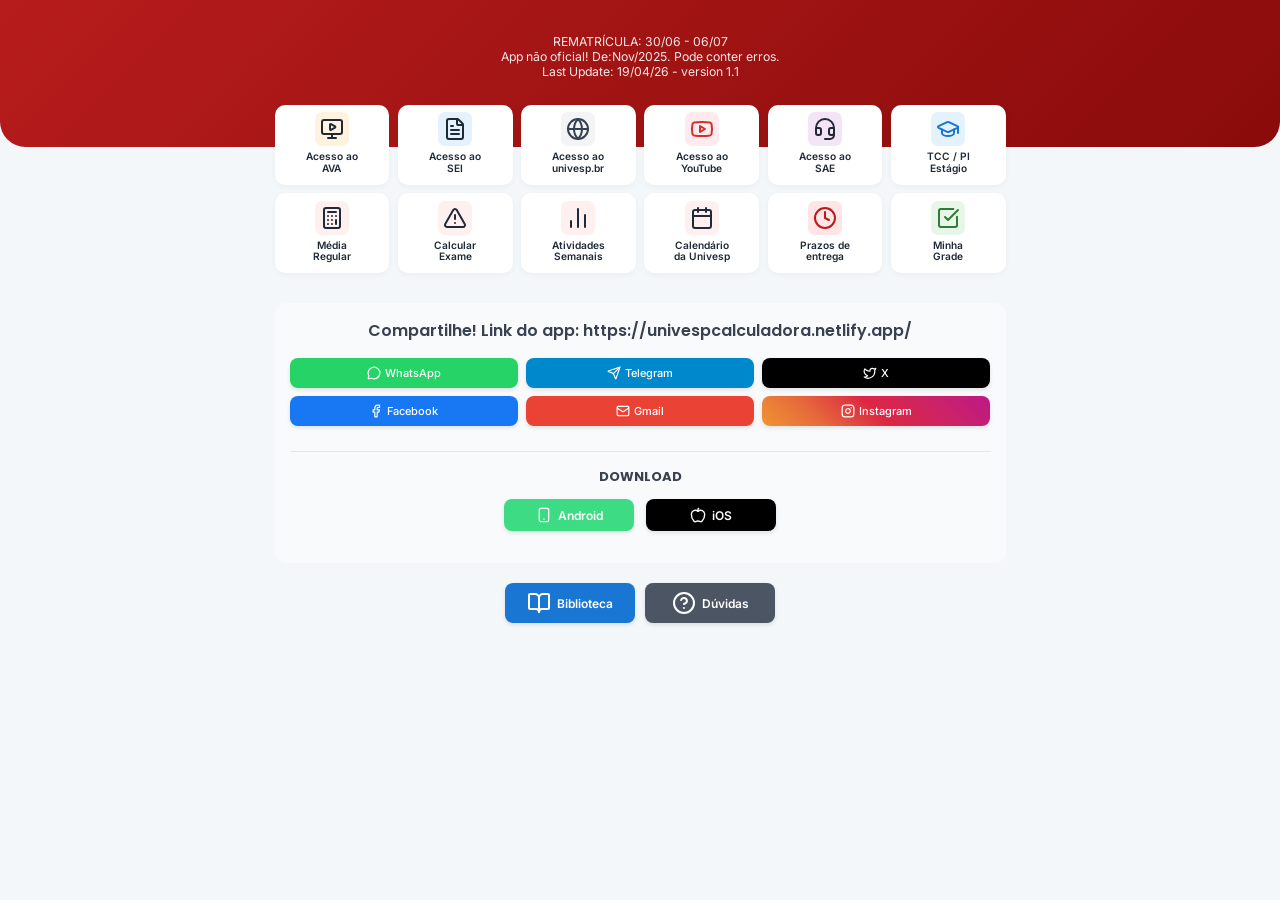
<file: UniPWA/index.html>
<!DOCTYPE html>
<html lang="pt-br">
<head>
    <meta charset="UTF-8">
    <meta name="viewport" content="width=device-width, initial-scale=1.0">
    
    <title>Univesp Hub | Calculadora, Média Final, AVA, SEI, Exame</title>
    <meta name="description" content="Calculadora de Notas Univesp: Calcule sua média final e nota de exame. Acesse o AVA, SEI.">
    <meta name="keywords" content="Univesp, Calculadora de Notas, Média Final, Exame Univesp, AVA Univesp, SEI Univesp, Ferramentas Acadêmicas, PWA Univesp">
    <meta name="author" content="Estudante Univesp">
    <meta name="robots" content="index, follow">
    
    <link rel="icon" type="image/webp" href="Univesplogo.webp">
    <link rel="apple-touch-icon" href="Univesplogo.webp">
    
    <link rel="manifest" href="manifest.json">
    <meta name="theme-color" content="#b71c1c">

    <meta property="og:type" content="website">
    <meta property="og:url" content="https://univespcalculadora.netlify.app/">
    <meta property="og:title" content="Univesp Hub | Calculadora de Notas e Ferramentas">
    <meta property="og:description" content="Calculadora de Notas Univesp: Calcule sua média final, nota de exame e acesse rapidamente o AVA, SEI e SAE. App não oficial feito por um aluno.">
    <meta property="og:image" content="https://univespcalculadora.netlify.app/Univesplogo.webp">

    <meta property="twitter:card" content="summary_large_image">
    <meta property="twitter:url" content="https://univespcalculadora.netlify.app/">
    <meta property="twitter:title" content="Univesp Hub | Calculadora de Notas e Ferramentas">
    <meta property="twitter:description" content="Calculadora de Notas Univesp: Calcule sua média final, nota de exame e acesse rapidamente o AVA, SEI e SAE. App não oficial.">
    <meta property="twitter:image" content="https://univespcalculadora.netlify.app/Univesplogo.webp">

    <link rel="canonical" href="https://univespcalculadora.netlify.app/">

    <link rel="preconnect" href="https://fonts.googleapis.com">
    <link rel="preconnect" href="https://fonts.gstatic.com" crossorigin>
    <link href="https://fonts.googleapis.com/css2?family=Inter:wght@400;500;600&family=Poppins:wght@500;600;700&display=swap" rel="stylesheet">

    <script src="lucide.js"></script>

    <script src="https://cdn.onesignal.com/sdks/web/v16/OneSignalSDK.page.js" defer></script>

    <link rel="stylesheet" href="main.css">
    
    <style>
        /* Estilos adicionais para os novos botões e accordion */
        .extra-footer-buttons {
            display: flex;
            justify-content: center;
            gap: 10px;
            margin: 20px auto 40px auto;
            max-width: 500px;
            padding: 0 15px;
        }
        .btn-extra {
            width: 130px;
            flex: 0 0 130px;
            box-sizing: border-box;
            display: flex;
            align-items: center;
            justify-content: center;
            gap: 6px;
            padding: 8px 16px;
            border-radius: 8px;
            font-family: 'Inter', sans-serif;
            font-size: 12px;
            font-weight: 600;
            text-decoration: none;
            cursor: pointer;
            border: none;
            transition: transform 0.2s;
            box-shadow: 0 2px 4px rgba(0,0,0,0.1);
        }
        .btn-extra:active { transform: scale(0.95); }
        .btn-biblio { background: #1976d2; color: #fff; }
        .btn-faq { background: #4b5563; color: #fff; }

        .accordion-box {
            display: none;
            margin: 0 15px 30px 15px;
            padding: 20px;
            background: #ffffff;
            border: 1px solid #e5e7eb;
            border-radius: 12px;
            text-align: left;
            font-family: 'Inter', sans-serif;
            animation: slideDown 0.3s ease-out;
        }
        @keyframes slideDown {
            from { opacity: 0; transform: translateY(-10px); }
            to { opacity: 1; transform: translateY(0); }
        }
        .accordion-box h3 { color: #b71c1c; margin-bottom: 15px; font-family: 'Poppins', sans-serif; border-bottom: 2px solid #f3f4f6; padding-bottom: 5px; }
        .accordion-box h4 { margin-top: 15px; color: #1f2937; font-size: 15px; }
        .accordion-box p, .accordion-box li { color: #4b5563; font-size: 13px; line-height: 1.6; }
        .accordion-box ul { padding-left: 18px; margin-top: 5px; }
    </style>
  
    <script type="application/ld+json">
    {
      "@context": "https://schema.org",
      "@type": "WebApplication",
      "name": "Calculadora de Notas e Ferramentas Univesp (App Não Oficial)",
      "url": "https://univespcalculadora.netlify.app/",
      "image": "https://univespcalculadora.netlify.app/Univesplogo.webp",
      "description": "Aplicativo web progressivo (PWA) e calculadora de notas NÃO OFICIAL para alunos da Univesp, incluindo ferramentas de cálculo de média, exame e links úteis para os portais da instituição.",
      "applicationCategory": "EducationalApplication",
      "operatingSystem": "All",
      "author": { 
        "@type": "Person", 
        "name": "Estudante Univesp" 
      },
      "aggregateRating": {
        "@type": "AggregateRating",
        "ratingValue": "4.8",
        "reviewCount": "250"
      },
      "offers": {
        "@type": "Offer",
        "price": "0",
        "priceCurrency": "BRL"
      }
    }
    </script>

    <script>
      window.OneSignalDeferred = window.OneSignalDeferred || [];
      OneSignalDeferred.push(function(OneSignal) {
        OneSignal.init({
          appId: "c322be8d-cbcd-40a0-b928-5b3fff29e3ed",
          safari_web_id: "web.onesignal.auto.xxxxx",
          notifyButton: {
            enable: true,
            size: 'medium',
            theme: 'default',
            position: 'bottom-right',
            showCredit: false,
            text: {
                'tip.state.unsubscribed': 'Receber lembretes de prazos',
                'tip.state.subscribed': 'Você está inscrito nos lembretes',
                'tip.state.blocked': 'Você bloqueou as notificações',
                'message.action.subscribed': 'Obrigado por se inscrever!',
                'message.action.resubscribed': 'Você está inscrito novamente.',
                'message.action.unsubscribed': 'Você não receberá mais lembretes.',
                'dialog.main.title': 'Gerenciar Notificações',
                'dialog.main.button.subscribe': 'INSCREVER',
                'dialog.main.button.unsubscribe': 'SAIR',
                'dialog.blocked.title': 'Desbloquear Notificações',
                'dialog.blocked.message': 'Siga as instruções para permitir as notificações.'
            }
          },
          allowLocalhostAsSecureOrigin: true,
        });
      });
    </script>

    <script async src="https://www.googletagmanager.com/gtag/js?id=G-JT80KW5HKK"></script>
    <script>
      window.dataLayer = window.dataLayer || [];
      function gtag(){dataLayer.push(arguments);}
      gtag('js', new Date());

      gtag('config', 'G-JT80KW5HKK');

      window.addEventListener('appinstalled', () => {
        gtag('event', 'pwa_install', { 
            'event_category': 'App', 
            'event_label': 'Instalacao_Sucesso',
            'value': 1
        });
      });
    </script>

</head>

<body>
        <h1 style="position: absolute; width: 1px; height: 1px; padding: 0; margin: -1px; overflow: hidden; clip: rect(0, 0, 0, 0); border: 0;">Univesp: Calculadora de Notas e Média final, semanal, exame</h1>

        <header>
            <p>REMATRÍCULA: 30/06 - 06/07</p>
            <p>App não oficial! De:Nov/2025. Pode conter erros.</p>
            <p>Last Update: 19/04/26 - version 1.1 </p>
        </header>

        <div class="container">
        
        <div class="menu-grid">
            <a href="https://ava.univesp.br/" target="_blank" class="menu-item ava" aria-label="Acessar o AVA Univesp">
                <div class="icon-box"><i data-lucide="monitor-play"></i></div>
                <span>Acesso ao <br> AVA</span>
            </a>
            <a href="https://sei.univesp.br/" target="_blank" class="menu-item sei" aria-label="Acessar o SEI Univesp">
                <div class="icon-box"><i data-lucide="file-text"></i></div>
                <span>Acesso ao <br> SEI</span>
            </a>
            <a href="https://univesp.br/" target="_blank" class="menu-item" aria-label="Acessar o Site da Univesp">
                <div class="icon-box" style="background: #f3f4f6;">
                <i data-lucide="globe" style="color: #374151;"></i>
                </div>
                <span>Acesso ao <br> univesp.br</span>
            </a>

            <a href="https://www.youtube.com/@univesptv/featured" target="_blank"   class="menu-item" aria-label="Acessar o Canal da Univesp TV no YouTube">
                <div class="icon-box" style="background: #ffebee;">
                <i data-lucide="youtube" style="color: #d32f2f;"></i>
                </div>
                <span>Acesso ao <br> YouTube</span>
            </a>
            
            <a href="https://atendimento.univesp.br/sae/portal.html" target="_blank" class="menu-item sae" aria-label="Acessar o Sistema de Atendimento ao Estudante (SAE)">
                <div class="icon-box"><i data-lucide="headset"></i></div>
                <span>Acesso ao <br> SAE</span>
            </a>

            <a href="tcc-pi-estagio.html" class="menu-item" aria-label="Informações sobre TCC, PI e Estágio">
                <div class="icon-box" style="background: #e3f2fd;">
                <i data-lucide="graduation-cap" style="color: #1976d2;"></i>
                </div>
                <span>TCC / PI<br>Estágio<small></small></span>
            </a>

            <a href="media-final.html" class="menu-item" aria-label="Calculadora de Média Regular">
                <div class="icon-box"><i data-lucide="calculator"></i></div>
                <span>Média <br> Regular<small></small></span>
            </a>
            <a href="exame.html" class="menu-item" aria-label="Calculadora para Nota de Exame">
                <div class="icon-box"><i data-lucide="alert-triangle"></i></div>
                <span>Calcular <br> Exame</span>
            </a>
            <a href="porcentagemsemanas.html" class="menu-item" aria-label="Visualizar Pesos Semanais das Atividades">
                <div class="icon-box"><i data-lucide="bar-chart-2"></i></div>
                <span>Atividades <br> Semanais</span>
            </a>
    
            <a href="calendario.html" class="menu-item" aria-label="Acessar o Calendário Acadêmico">
                <div class="icon-box"><i data-lucide="calendar"></i></div>
                <span>Calendário <br> da Univesp</span>
            </a>
            <a href="prazo-final-de-entrega-univesp-alarme-atividades.html" class="menu-item" aria-label="Visualizar Prazos Finais de Entrega">
                <div class="icon-box" style="background: #ffe5e5;"><i data-lucide="clock" style="color: #b71c1c;"></i></div>
                <span>Prazos de <br> entrega<small></small></span>
            </a>

            <a href="minha-grade-de-materias-curso-univesp.html" class="menu-item" aria-label="Visualizar Minha Grade e Progresso">
                <div class="icon-box" style="background: #e8f5e9;"><i data-lucide="check-square" style="color: #2e7d32;"></i></div>
                <span>Minha <br> Grade<small></small></span>
            </a>

        </div>

        <div class="social-share" style="text-align: center; margin: 30px 0 10px 0; padding: 15px; background: #f9fafb; border-radius: 12px;">
            <p style="margin-bottom: 15px; font-weight: 600; color: #374151; font-family: 'Poppins', sans-serif;">Compartilhe! Link do app: https://univespcalculadora.netlify.app/ </p>
            <div style="display: grid; grid-template-columns: repeat(3, 1fr); gap: 8px; max-width: 100%; margin: 0 auto;">
                
                <a href="https://api.whatsapp.com/send?text=Confira%20o%20Univesp%20Hub!%20Calculadora%20de%20Notas%20e%20Ferramentas:%20https://univespcalculadora.netlify.app/" target="_blank" style="display: flex; justify-content: center; align-items: center; gap: 4px; padding: 8px 5px; background: #25D366; color: #fff; text-decoration: none; border-radius: 8px; font-weight: 500; font-family: 'Inter', sans-serif; font-size: 11px; box-shadow: 0 2px 4px rgba(0,0,0,0.1); width: 100%; box-sizing: border-box;">
                    <i data-lucide="message-circle" style="width: 14px; height: 14px;"></i> WhatsApp
                </a>
                
                <a href="https://t.me/share/url?url=https://univespcalculadora.netlify.app/&text=Confira%20o%20Univesp%20Hub!%20Calculadora%20de%20Notas%20e%20Ferramentas%20para%20alunos." target="_blank" style="display: flex; justify-content: center; align-items: center; gap: 4px; padding: 8px 5px; background: #0088cc; color: #fff; text-decoration: none; border-radius: 8px; font-weight: 500; font-family: 'Inter', sans-serif; font-size: 11px; box-shadow: 0 2px 4px rgba(0,0,0,0.1); width: 100%; box-sizing: border-box;">
                    <i data-lucide="send" style="width: 14px; height: 14px;"></i> Telegram
                </a>

                <a href="https://twitter.com/intent/tweet?url=https://univespcalculadora.netlify.app/&text=Confira%20o%20Univesp%20Hub!%20Calculadora%20de%20Notas%20e%20Ferramentas%20para%20alunos." target="_blank" style="display: flex; justify-content: center; align-items: center; gap: 4px; padding: 8px 5px; background: #000000; color: #fff; text-decoration: none; border-radius: 8px; font-weight: 500; font-family: 'Inter', sans-serif; font-size: 11px; box-shadow: 0 2px 4px rgba(0,0,0,0.1); width: 100%; box-sizing: border-box;">
                    <i data-lucide="twitter" style="width: 14px; height: 14px;"></i> X
                </a>

                <a href="https://www.facebook.com/sharer/sharer.php?u=https://univespcalculadora.netlify.app/" target="_blank" style="display: flex; justify-content: center; align-items: center; gap: 4px; padding: 8px 5px; background: #1877F2; color: #fff; text-decoration: none; border-radius: 8px; font-weight: 500; font-family: 'Inter', sans-serif; font-size: 11px; box-shadow: 0 2px 4px rgba(0,0,0,0.1); width: 100%; box-sizing: border-box;">
                    <i data-lucide="facebook" style="width: 14px; height: 14px;"></i> Facebook
                </a>

                <a href="mailto:?subject=Dica:%20Univesp%20Hub&body=Oi!%20Dá%20uma%20olhada%20nessa%20Calculadora%20de%20Notas%20e%20Hub%20da%20Univesp:%20https://univespcalculadora.netlify.app/" target="_blank" style="display: flex; justify-content: center; align-items: center; gap: 4px; padding: 8px 5px; background: #EA4335; color: #fff; text-decoration: none; border-radius: 8px; font-weight: 500; font-family: 'Inter', sans-serif; font-size: 11px; box-shadow: 0 2px 4px rgba(0,0,0,0.1); width: 100%; box-sizing: border-box;">
                    <i data-lucide="mail" style="width: 14px; height: 14px;"></i> Gmail
                </a>

                <a href="https://www.instagram.com/" target="_blank" style="display: flex; justify-content: center; align-items: center; gap: 4px; padding: 8px 5px; background: linear-gradient(45deg, #f09433 0%, #e6683c 25%, #dc2743 50%, #cc2366 75%, #bc1888 100%); color: #fff; text-decoration: none; border-radius: 8px; font-weight: 500; font-family: 'Inter', sans-serif; font-size: 11px; box-shadow: 0 2px 4px rgba(0,0,0,0.1); width: 100%; box-sizing: border-box;">
                    <i data-lucide="instagram" style="width: 14px; height: 14px;"></i> Instagram
                </a>
            </div>



            <div style="margin-top: 25px; padding-top: 15px; border-top: 1px solid #e5e7eb;">
                <p style="margin-bottom: 12px; font-weight: 700; color: #374151; font-family: 'Poppins', sans-serif; font-size: 13px; text-transform: uppercase;">Download</p>
                <div style="display: flex; justify-content: center; gap: 12px;">
                    <button id="install-btn" aria-label="Instalar no Android" style="display: flex; justify-content: center; align-items: center; gap: 6px; padding: 8px 16px; background: #3DDC84; color: #fff; border: none; border-radius: 8px; font-weight: 600; font-family: 'Inter', sans-serif; font-size: 12px; box-shadow: 0 2px 4px rgba(0,0,0,0.1); cursor: pointer; width: 130px; flex: 0 0 130px; box-sizing: border-box;">
                        <i data-lucide="smartphone" style="width: 16px; height: 16px;"></i> Android
                    </button>
                    <button id="install-btn" aria-label="Instruções para iOS" style="display: flex; justify-content: center; align-items: center; gap: 6px; padding: 8px 16px; background: #000000; color: #fff; border: none; border-radius: 8px; font-weight: 600; font-family: 'Inter', sans-serif; font-size: 12px; box-shadow: 0 2px 4px rgba(0,0,0,0.1); cursor: pointer; width: 130px; flex: 0 0 130px; box-sizing: border-box;" onclick="alert('Para instalar no iOS:\n\n1. Abra este site no Safari.\n2. Toque no botão Compartilhar (quadrado com uma seta para cima).\n3. Role para baixo e selecione \'Adicionar à Tela de Início\'.\n4. Confirme tocando em \'Adicionar\'.')">
                        <i data-lucide="apple" style="width: 16px; height: 16px;"></i> iOS
                    </button>
                </div>
            </div>

        </div>

        <div class="extra-footer-buttons">
            <a href="https://www.bvirtual.com.br/" target="_blank" class="btn-extra btn-biblio">
                <i data-lucide="book-open"></i> Biblioteca
            </a>
            <button class="btn-extra btn-faq" onclick="toggleAccordion()">
                <i data-lucide="help-circle"></i> Dúvidas
            </button>
        </div>


        <div id="accordion-info" class="accordion-box">
    <h3>Sobre o UniHub: O Centro de Comando do Aluno da Universidade Univesp SP</h3>
    <p>O <strong>UniHub</strong> não é apenas um site ou app, é um ecossistema de produtividade e um facilitador acadêmico projetado exclusivamente para centralizar sua rotina na Univesp em um único lugar. Eu desenvolvi esta ferramenta para que você economize tempo, evite a fragmentação de informações entre múltiplos sistemas e, principalmente, nunca mais perca um prazo de entrega ou se perca nos cálculos complexos da média final.</p>
    
    <h4>O que você encontra aqui (Funcionalidades Detalhadas):</h4>
    <ul>
        <li><strong>Acesso Direto e Rápido:</strong> Atalhos otimizados para o AVA (Canvas), sistema SEI, Site Oficial da instituição, Canal do YouTube Univesp e suporte via SAE. Tudo a um clique de distância.</li>
        <li><strong>Suporte Acadêmico Completo:</strong> Resumos estruturados sobre o Trabalho de Conclusão de Curso (TCC), orientações para o Projeto Integrador (PI) e guias práticos de Estágio Obrigatório e Não Obrigatório.</li>
        <li><strong>Simuladores e Calculadoras:</strong> Ferramentas de precisão para cálculo de Média Final (N1 e N2), acompanhamento de porcentagem por semana e o Simulador de Exame, que retira a ansiedade de não saber quanto você precisa tirar para passar.</li>
        <li><strong>Gestão de Carreira Acadêmica:</strong> Ferramentas de organização para montagem de grade curricular personalizada, anotação sistemática de notas, alarmes para entregas de atividades e monitoramento de progresso total no curso.</li>
    </ul>

    <h4>Glossário de Termos e Siglas Univesp:</h4>
    <ul>
        <li><strong>AVA (Canvas):</strong> Ambiente Virtual de Aprendizagem, o núcleo onde as videoaulas, textos e atividades semanais são disponibilizados.</li>
        <li><strong>SEI:</strong> Sistema Escolar Integrado, utilizado para gestão de histórico escolar, notas oficiais e solicitações de documentos.</li>
        <li><strong>SAE:</strong> Sistema de Atendimento ao Estudante, o canal oficial para abrir chamados, tirar dúvidas administrativas e solicitar suporte.</li>
        <li><strong>REA:</strong> Recurso Educacional Aberto, materiais didáticos extras e gratuitos que complementam o aprendizado.</li>
        <li><strong>Eixo:</strong> O núcleo temático do seu curso (como Computação, Negócios e Produção ou Licenciaturas) que define sua trajetória.</li>
        <li><strong>DP / RE (Dependência ou Reprovação):</strong> Ocorre quando o aluno não atinge a média mínima de 5.0 após o exame final em uma disciplina.</li>
        <li><strong>PI (Projeto Integrador):</strong> Disciplina prática realizada em grupo para aplicar os conhecimentos do eixo em problemas da comunidade real.</li>
        <li><strong>Trancamento:</strong> Procedimento para pausar oficialmente sua matrícula por um período determinado sem perder o vínculo com a universidade.</li>
    </ul>

    <h4>Tecnologia PWA: O App do Futuro</h4>
    <p>O UniHub utiliza a tecnologia <strong>PWA (Progressive Web App)</strong>. Isso significa que ele oferece a experiência de um aplicativo nativo de alta performance diretamente no seu navegador, sem a necessidade de baixar arquivos pesados que ocupam a memória do seu smartphone. Ao instalar o UniHub via Chrome ou Safari, você ganha um ícone na sua tela inicial, acesso rápido, carregamento instantâneo e funcionalidades que operam de forma inteligente, garantindo que sua experiência de estudo seja fluida e moderna, independentemente da qualidade da sua conexão.</p>
        </div>

        

        </div>

    <script>
        if (typeof lucide !== 'undefined') {
            lucide.createIcons();
        }

        // Função para o Accordion de Dúvidas
        function toggleAccordion() {
            const box = document.getElementById('accordion-info');
            if (box.style.display === 'block') {
                box.style.display = 'none';
            } else {
                box.style.display = 'block';
                box.scrollIntoView({ behavior: 'smooth' });
            }
        }

        // Script para fazer o botão de download do Android funcionar (PWA)
        let deferredPrompt = null;
        const installBtn = document.getElementById('install-btn');

        window.addEventListener('beforeinstallprompt', (e) => {
            // Previne o Chrome de mostrar o mini-infobar automaticamente
            e.preventDefault();
            // Salva o evento para ser acionado depois
            deferredPrompt = e;
        });

        installBtn.addEventListener('click', async () => {
            if (deferredPrompt !== null) {
                // Mostra o prompt de instalação
                deferredPrompt.prompt();
                // Aguarda a resposta do usuário
                const { outcome } = await deferredPrompt.userChoice;
                if (outcome === 'accepted') {
                    console.log('Usuário aceitou a instalação do PWA');
                } else {
                    console.log('Usuário recusou a instalação do PWA');
                }
                // Limpa a variável, já que o prompt só pode ser usado uma vez
                deferredPrompt = null;
            } else {
                alert('A instalação direta pelo botão não está disponível neste momento (ou o app já está instalado). Tente instalar pelo menu do seu navegador selecionando "Adicionar à tela inicial".');
            }
        });
    </script>
    
</body>

</html>
</file>
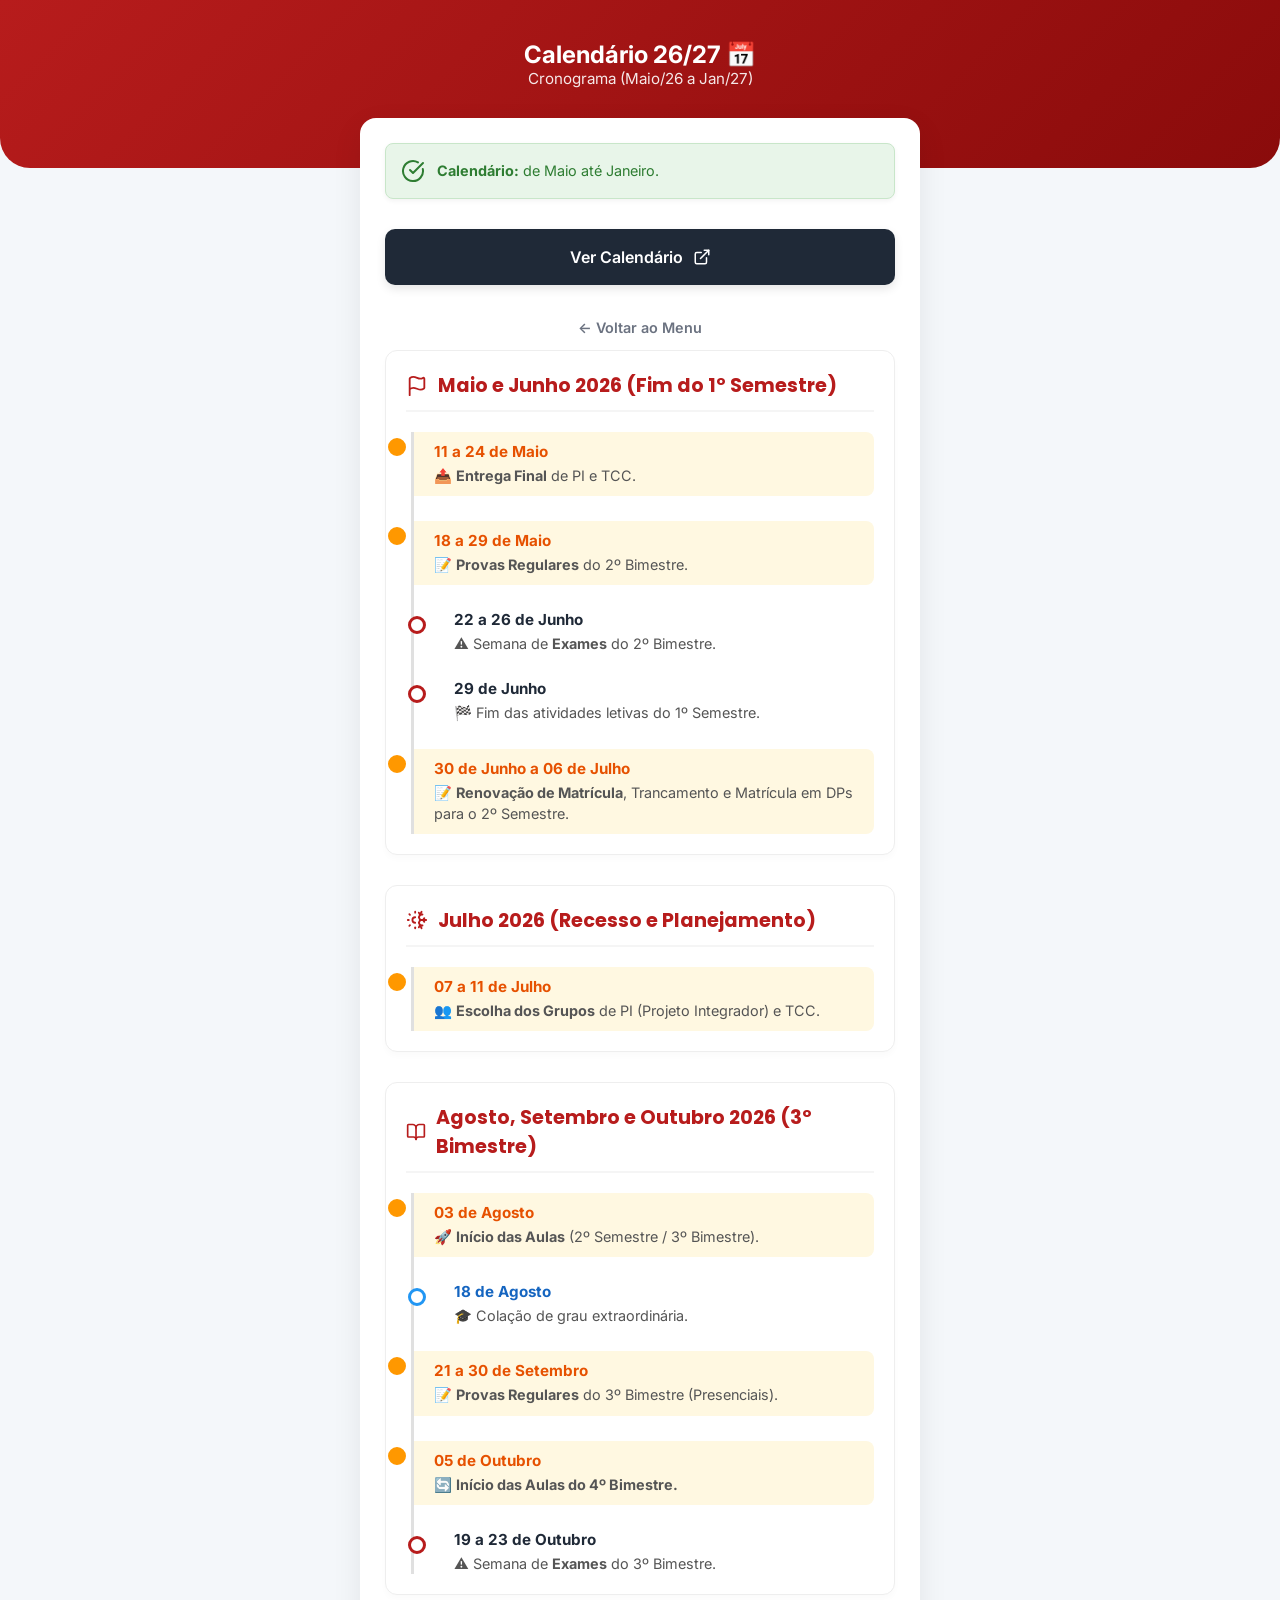
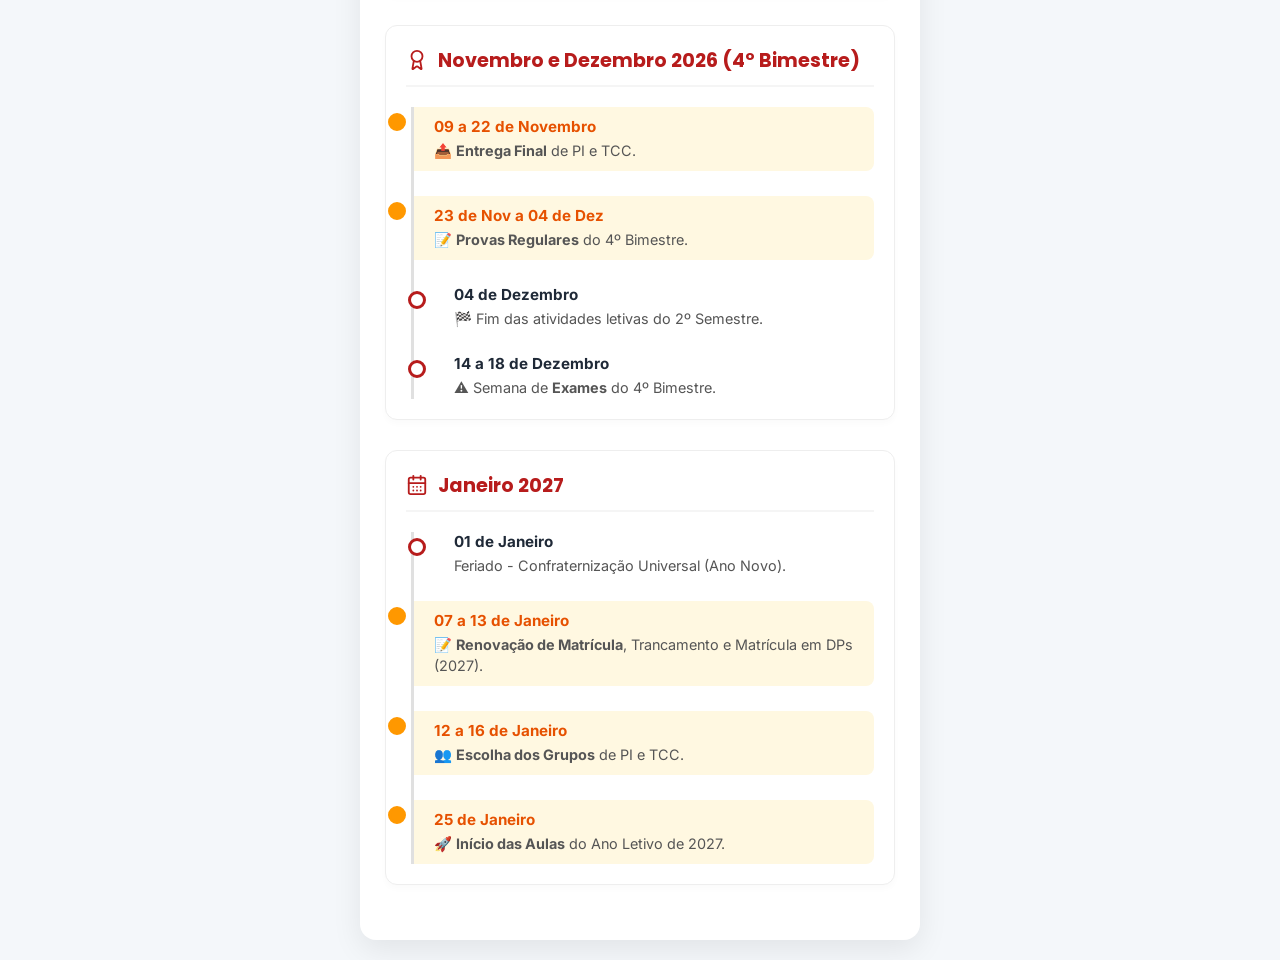
<file: UniPWA/calendario.html>
<!DOCTYPE html>
<html lang="pt-br">
<head>
    <meta charset="UTF-8">
    <meta name="viewport" content="width=device-width, initial-scale=1.0">
    
    <title>Calendário Acadêmico Univesp 26/27 - Datas, Prazos e Matrículas</title>
    <meta name="description" content="Calendário Acadêmico 2026/2027 da Univesp completo e não oficial. Acompanhe as datas de renovação de matrícula, escolha de grupos de PI, provas, exames e início das aulas.">
    <meta name="keywords" content="Calendário Univesp 2026, Calendário Univesp 2027, Renovação de Matrícula Univesp, Datas Provas Univesp, Escolha Grupo PI, Início Aulas Univesp, Exames Univesp">
    <meta name="author" content="Univesp Calculadora">
    <meta name="robots" content="index, follow">
    <link rel="canonical" href="https://univespcalculadora.netlify.app/calendario.html">

    <meta property="og:type" content="article">
    <meta property="og:url" content="https://univespcalculadora.netlify.app/calendario.html">
    <meta property="og:title" content="Calendário Univesp 26/27 - Datas e Prazos">
    <meta property="og:description" content="Confira todas as datas importantes da Univesp: Matrículas, PI, Provas e Exames a partir de Maio de 2026 até Janeiro de 2027.">
    <meta property="og:image" content="https://univespcalculadora.netlify.app/Univesplogo.webp">

    <meta property="twitter:card" content="summary_large_image">
    <meta property="twitter:url" content="https://univespcalculadora.netlify.app/calendario.html">
    <meta property="twitter:title" content="Calendário Univesp 26/27 - Datas e Prazos">
    <meta property="twitter:description" content="Confira todas as datas importantes da Univesp: Matrículas, PI, Provas e Exames a partir de Maio de 2026 até Janeiro de 2027.">
    <meta property="twitter:image" content="https://univespcalculadora.netlify.app/Univesplogo.webp">

    <link rel="icon" type="image/webp" href="Univesplogo.webp">
    <meta name="theme-color" content="#b71c1c">

    <link rel="preconnect" href="https://fonts.googleapis.com">
    <link href="https://fonts.googleapis.com/css2?family=Inter:wght@400;500;600&family=Poppins:wght@500;600;700&display=swap" rel="stylesheet">

    <script src="lucide.js"></script>
    <link rel="stylesheet" href="style.css">

    <style>
        /* CSS ESPECÍFICO DO CALENDÁRIO */
        
        .alert-box {
            background-color: #e8f5e9;
            border: 1px solid #c8e6c9;
            color: #2e7d32;
            padding: 15px;
            border-radius: 8px;
            font-size: 0.9rem;
            display: flex;
            gap: 12px;
            align-items: center;
            margin-bottom: 30px;
            text-align: left;
            line-height: 1.5;
            box-shadow: 0 2px 5px rgba(0,0,0,0.05);
        }

        .bimestre-block {
            background: #fff;
            border: 1px solid #eee;
            border-radius: 12px;
            padding: 20px;
            margin-bottom: 30px;
            text-align: left;
            box-shadow: 0 4px 6px rgba(0,0,0,0.02);
        }

        .bimestre-header {
            display: flex;
            align-items: center;
            gap: 10px;
            margin-bottom: 20px;
            color: var(--primary);
            font-family: 'Poppins', sans-serif;
            font-weight: 700;
            font-size: 1.2rem;
            border-bottom: 2px solid #f5f5f5;
            padding-bottom: 10px;
        }

        .timeline {
            position: relative;
            padding-left: 20px;
            border-left: 3px solid #e0e0e0;
            margin-left: 5px;
        }

        .event-item {
            position: relative;
            margin-bottom: 25px;
            padding-left: 20px;
        }
        
        .event-item:last-child { margin-bottom: 0; }

        /* Marcador da linha do tempo */
        .event-item::before {
            content: '';
            position: absolute;
            left: -26px;
            top: 6px;
            width: 12px;
            height: 12px;
            background-color: #fff;
            border: 3px solid var(--primary);
            border-radius: 50%;
            z-index: 2;
        }

        .event-date {
            font-weight: 700;
            font-size: 0.95rem;
            color: var(--text-main);
            display: block;
            margin-bottom: 4px;
        }

        .event-desc {
            font-size: 0.9rem;
            color: #555;
            line-height: 1.4;
        }

        /* Tipos de Eventos */
        .event-item.important::before {
            background-color: #ff9800;
            border-color: #ff9800;
        }
        .event-item.important .event-date { color: #e65100; }
        .event-item.important { background-color: #fff8e1; padding: 10px 10px 10px 20px; border-radius: 0 8px 8px 0; margin-left: -20px; width: calc(100% + 20px); }

        .event-item.admin::before { border-color: #2196f3; }
        .event-item.admin .event-date { color: #1565c0; }

        .btn-official {
            background-color: var(--text-main);
            color: white;
            width: 100%;
            padding: 16px;
            border-radius: 10px;
            font-weight: 600;
            display: flex;
            align-items: center;
            justify-content: center;
            gap: 10px;
            text-decoration: none;
            margin-top: 30px;
            transition: all 0.2s;
            box-shadow: 0 4px 10px rgba(0,0,0,0.1);
        }
        .btn-official:hover { background-color: #000; transform: translateY(-2px); }
    </style>

    <script type="application/ld+json">
    {
      "@context": "https://schema.org",
      "@type": "Schedule",
      "name": "Calendário Acadêmico Univesp 2026/2027",
      "description": "Cronograma projetado do ano letivo de Maio de 2026 a Janeiro de 2027 para alunos da Univesp.",
      "url": "https://univespcalculadora.netlify.app/calendario.html",
      "event": [
        { "@type": "EducationEvent", "name": "Entrega Final PI", "startDate": "2026-05-11", "endDate": "2026-05-24", "description": "Entrega final 1º semestre" },
        { "@type": "EducationEvent", "name": "Provas 2º Bimestre", "startDate": "2026-05-18", "endDate": "2026-05-29", "description": "Avaliações presenciais" },
        { "@type": "EducationEvent", "name": "Renovação 2º Semestre", "startDate": "2026-06-30", "endDate": "2026-07-06", "description": "Matrículas para 2026/2" },
        { "@type": "EducationEvent", "name": "Início Aulas 2º Semestre", "startDate": "2026-08-03", "description": "Volta às aulas" },
        { "@type": "EducationEvent", "name": "Provas 3º Bimestre", "startDate": "2026-09-21", "endDate": "2026-09-30", "description": "Avaliações presenciais" },
        { "@type": "EducationEvent", "name": "Provas 4º Bimestre", "startDate": "2026-11-23", "endDate": "2026-12-04", "description": "Avaliações finais de 2026" },
        { "@type": "EducationEvent", "name": "Ano Novo 2027", "startDate": "2027-01-01", "description": "Feriado Nacional" },
        { "@type": "EducationEvent", "name": "Início Aulas 2027", "startDate": "2027-01-25", "description": "Início do 1º Semestre de 2027" }
      ]
    }
    </script>
    
    <script>
      window.OneSignalDeferred = window.OneSignalDeferred || [];
      OneSignalDeferred.push(function(OneSignal) {
        OneSignal.init({
          appId: "c322be8d-cbcd-40a0-b928-5b3fff29e3ed",
          safari_web_id: "web.onesignal.auto.xxxxx",
          notifyButton: {
            enable: true,
            size: 'medium',
            theme: 'default',
            position: 'bottom-right',
            showCredit: false,
            text: {
                'tip.state.unsubscribed': 'Receber lembretes de prazos',
                'tip.state.subscribed': 'Você está inscrito nos lembretes',
                'tip.state.blocked': 'Você bloqueou as notificações',
                'message.action.subscribed': 'Obrigado por se inscrever!',
                'message.action.resubscribed': 'Você está inscrito novamente.',
                'message.action.unsubscribed': 'Você não receberá mais lembretes.',
                'dialog.main.title': 'Gerenciar Notificações',
                'dialog.main.button.subscribe': 'INSCREVER',
                'dialog.main.button.unsubscribe': 'SAIR',
                'dialog.blocked.title': 'Desbloquear Notificações',
                'dialog.blocked.message': 'Siga as instruções para permitir as notificações.'
            }
          },
          allowLocalhostAsSecureOrigin: true,
        });
      });
    </script>

    <script async src="https://www.googletagmanager.com/gtag/js?id=G-JT80KW5HKK"></script>
    <script>
      window.dataLayer = window.dataLayer || [];
      function gtag(){dataLayer.push(arguments);}
      gtag('js', new Date());

      gtag('config', 'G-JT80KW5HKK');

      window.addEventListener('appinstalled', () => {
        gtag('event', 'pwa_install', { 
            'event_category': 'App', 
            'event_label': 'Instalacao_Sucesso',
            'value': 1
        });
      });
    </script>

</head>
<body>

    <h1 style="position: absolute; width: 1px; height: 1px; padding: 0; margin: -1px; overflow: hidden; clip: rect(0, 0, 0, 0); border: 0;">Calendário Acadêmico Univesp 2026 e 2027: Datas de Provas, Matrículas e PI</h1>

    <header>
        <h2 style="margin: 0; font-size: 1.5rem;">Calendário 26/27 📅</h2>
        <p>Cronograma (Maio/26 a Jan/27)</p>
    </header>

    <div class="container">
        <div class="calc-container">

            <div class="alert-box">
                <i data-lucide="check-circle" width="24"></i>
                <div>
                    <strong>Calendário:</strong> de Maio até Janeiro.
                </div>
            </div>

            <a href="https://apps.univesp.br/manual-do-aluno/calendario-academico/" target="_blank" class="btn-official" aria-label="Acessar o Calendário Acadêmico Oficial da Univesp">
                Ver Calendário <i data-lucide="external-link" width="18"></i>
            </a>

            <button onclick="window.location.href='index.html'" class="btn-back" aria-label="Voltar para o Menu Principal">← Voltar ao Menu</button>

            <div class="bimestre-block">
                <div class="bimestre-header">
                    <i data-lucide="flag" width="22"></i>
                    Maio e Junho 2026 (Fim do 1º Semestre)
                </div>
                <div class="timeline">
                    <div class="event-item important">
                        <span class="event-date">11 a 24 de Maio</span>
                        <span class="event-desc">📤 <strong>Entrega Final</strong> de PI e TCC.</span>
                    </div>
                    <div class="event-item important">
                        <span class="event-date">18 a 29 de Maio</span>
                        <span class="event-desc">📝 <strong>Provas Regulares</strong> do 2º Bimestre.</span>
                    </div>
                    <div class="event-item">
                        <span class="event-date">22 a 26 de Junho</span>
                        <span class="event-desc">⚠️ Semana de <strong>Exames</strong> do 2º Bimestre.</span>
                    </div>
                    <div class="event-item">
                        <span class="event-date">29 de Junho</span>
                        <span class="event-desc">🏁 Fim das atividades letivas do 1º Semestre.</span>
                    </div>
                    <div class="event-item important">
                        <span class="event-date">30 de Junho a 06 de Julho</span>
                        <span class="event-desc">📝 <strong>Renovação de Matrícula</strong>, Trancamento e Matrícula em DPs para o 2º Semestre.</span>
                    </div>
                </div>
            </div>

            <div class="bimestre-block">
                <div class="bimestre-header">
                    <i data-lucide="sun-snow" width="22"></i>
                    Julho 2026 (Recesso e Planejamento)
                </div>
                <div class="timeline">
                    <div class="event-item important">
                        <span class="event-date">07 a 11 de Julho</span>
                        <span class="event-desc">👥 <strong>Escolha dos Grupos</strong> de PI (Projeto Integrador) e TCC.</span>
                    </div>
                </div>
            </div>

            <div class="bimestre-block">
                <div class="bimestre-header">
                    <i data-lucide="book-open" width="22"></i>
                    Agosto, Setembro e Outubro 2026 (3º Bimestre)
                </div>
                <div class="timeline">
                    <div class="event-item important">
                        <span class="event-date">03 de Agosto</span>
                        <span class="event-desc">🚀 <strong>Início das Aulas</strong> (2º Semestre / 3º Bimestre).</span>
                    </div>
                    <div class="event-item admin">
                        <span class="event-date">18 de Agosto</span>
                        <span class="event-desc">🎓 Colação de grau extraordinária.</span>
                    </div>
                    <div class="event-item important">
                        <span class="event-date">21 a 30 de Setembro</span>
                        <span class="event-desc">📝 <strong>Provas Regulares</strong> do 3º Bimestre (Presenciais).</span>
                    </div>
                    <div class="event-item important">
                        <span class="event-date">05 de Outubro</span>
                        <span class="event-desc">🔄 <strong>Início das Aulas do 4º Bimestre.</strong></span>
                    </div>
                    <div class="event-item">
                        <span class="event-date">19 a 23 de Outubro</span>
                        <span class="event-desc">⚠️ Semana de <strong>Exames</strong> do 3º Bimestre.</span>
                    </div>
                </div>
            </div>

            <div class="bimestre-block">
                <div class="bimestre-header">
                    <i data-lucide="award" width="22"></i>
                    Novembro e Dezembro 2026 (4º Bimestre)
                </div>
                <div class="timeline">
                    <div class="event-item important">
                        <span class="event-date">09 a 22 de Novembro</span>
                        <span class="event-desc">📤 <strong>Entrega Final</strong> de PI e TCC.</span>
                    </div>
                    <div class="event-item important">
                        <span class="event-date">23 de Nov a 04 de Dez</span>
                        <span class="event-desc">📝 <strong>Provas Regulares</strong> do 4º Bimestre.</span>
                    </div>
                    <div class="event-item">
                        <span class="event-date">04 de Dezembro</span>
                        <span class="event-desc">🏁 Fim das atividades letivas do 2º Semestre.</span>
                    </div>
                    <div class="event-item">
                        <span class="event-date">14 a 18 de Dezembro</span>
                        <span class="event-desc">⚠️ Semana de <strong>Exames</strong> do 4º Bimestre.</span>
                    </div>
                </div>
            </div>

            <div class="bimestre-block">
                <div class="bimestre-header">
                    <i data-lucide="calendar-days" width="22"></i>
                    Janeiro 2027
                </div>
                <div class="timeline">
                    <div class="event-item">
                        <span class="event-date">01 de Janeiro</span>
                        <span class="event-desc">Feriado - Confraternização Universal (Ano Novo).</span>
                    </div>
                    <div class="event-item important">
                        <span class="event-date">07 a 13 de Janeiro</span>
                        <span class="event-desc">📝 <strong>Renovação de Matrícula</strong>, Trancamento e Matrícula em DPs (2027).</span>
                    </div>
                    <div class="event-item important">
                        <span class="event-date">12 a 16 de Janeiro</span>
                        <span class="event-desc">👥 <strong>Escolha dos Grupos</strong> de PI e TCC.</span>
                    </div>
                    <div class="event-item important">
                        <span class="event-date">25 de Janeiro</span>
                        <span class="event-desc">🚀 <strong>Início das Aulas</strong> do Ano Letivo de 2027.</span>
                    </div>
                </div>
            </div>

        </div>
    </div>

    <script>
    lucide.createIcons();
    </script>

</body>
</html>
</file>
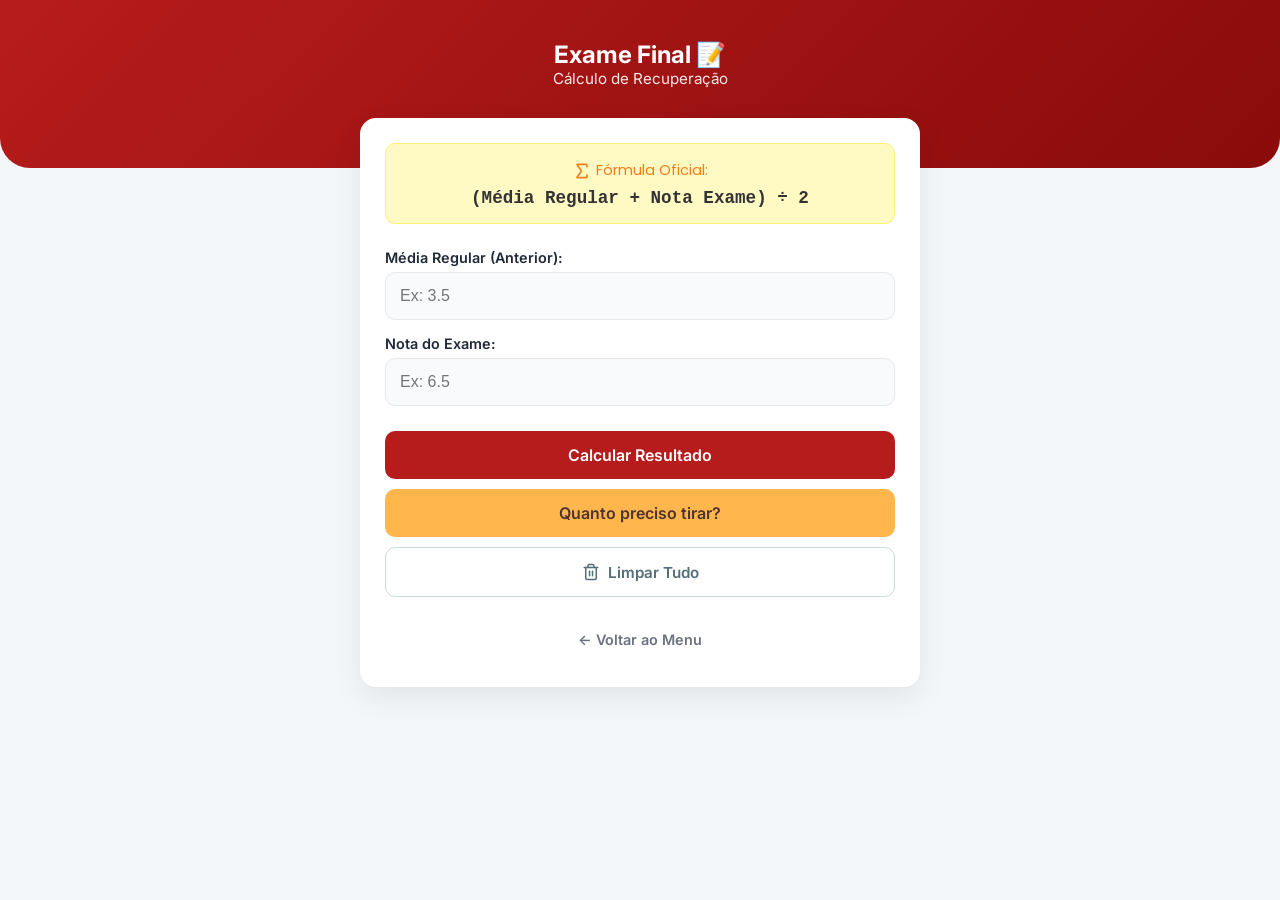
<file: UniPWA/exame.html>
<!DOCTYPE html>
<html lang="pt-br">
<head>
    <meta charset="UTF-8">
    <meta name="viewport" content="width=device-width, initial-scale=1.0">
    
    <title>Cálculo de Exame - Univesp | Recuperação</title>
    <meta name="description" content="Calculadora de nota de Exame Univesp NÃO OFICIAL. Descubra quanto precisa tirar para passar na recuperação e calcule sua média final rapidamente.">
    <meta name="keywords" content="Exame Univesp, Recuperação, Nota Final, Cálculo Exame, Média Pós Exame, Calculadora Univesp">
    <meta name="author" content="Estudante Univesp">
    <meta name="robots" content="index, follow">
    <link rel="canonical" href="https://univespcalculadora.netlify.app/exame.html">

    <link rel="icon" type="image/webp" href="Univesplogo.webp">
    <link rel="manifest" href="manifest.json">
    <meta name="theme-color" content="#b71c1c">

    <meta property="og:type" content="website">
    <meta property="og:url" content="https://univespcalculadora.netlify.app/exame.html">
    <meta property="og:title" content="Calculadora de Exame - Univesp | Recuperação">
    <meta property="og:description" content="Descubra se você passou ou exatamente quanto precisa tirar no exame da Univesp. App não oficial.">
    <meta property="og:image" content="https://univespcalculadora.netlify.app/Univesplogo.webp">

    <meta property="twitter:card" content="summary_large_image">
    <meta property="twitter:url" content="https://univespcalculadora.netlify.app/exame.html">
    <meta property="twitter:title" content="Calculadora de Exame - Univesp | Recuperação">
    <meta property="twitter:description" content="Descubra se você passou ou exatamente quanto precisa tirar no exame da Univesp. App não oficial.">
    <meta property="twitter:image" content="https://univespcalculadora.netlify.app/Univesplogo.webp">

    <link rel="preconnect" href="https://fonts.googleapis.com">
    <link href="https://fonts.googleapis.com/css2?family=Inter:wght@400;500;600&family=Poppins:wght@500;600;700&display=swap" rel="stylesheet">

    <script src="lucide.js"></script>
    
    <link rel="stylesheet" href="style.css">

    <style>
        /* Estilos específicos para Exame */

        /* Card da Fórmula */
        .formula-card {
            background-color: #fff9c4; /* Amarelo clarinho */
            color: #fbc02d;
            border: 1px solid #fff176;
            padding: 15px;
            border-radius: 10px;
            margin-bottom: 25px;
            text-align: center;
            font-family: 'Poppins', sans-serif;
            font-size: 0.9rem;
            color: #f57f17;
        }

        .math-expr {
            font-family: 'Courier New', monospace;
            font-weight: 700;
            font-size: 1.1rem;
            display: block;
            margin-top: 5px;
            color: #333;
        }

        /* Botão de Ajuda */
        .btn-help-link {
            width: 100%;
            justify-content: center;
            margin-bottom: 20px;
        }
        
        /* CORREÇÃO: Estilo do botão Limpar */
        .btn-clear {
            width: 100%;
            padding: 12px;
            border: 1px solid #cfd8dc;
            background-color: white;
            color: #546e7a;
            border-radius: 10px;
            font-size: 0.95rem;
            font-weight: 600;
            cursor: pointer;
            margin-top: 10px;
            font-family: 'Inter', sans-serif;
            transition: all 0.2s;
            display: flex;
            align-items: center;
            justify-content: center;
            gap: 8px;
        }
        .btn-clear:hover { background-color: #eceff1; border-color: #b0bec5; }
        .btn-clear:active { transform: scale(0.98); }

        /* Área de Erro */
        #msg-erro {
            display: none;
            background-color: #ffebee;
            color: #c62828;
            border: 1px solid #ef9a9a;
            padding: 10px;
            border-radius: 8px;
            margin-bottom: 15px;
            font-size: 0.9rem;
            font-weight: 500;
            text-align: center;
        }

        /* Resultado */
        #resultado {
            margin-top: 20px;
            padding: 15px;
            border-radius: 10px;
            display: none;
            line-height: 1.5;
            animation: fadeIn 0.3s ease-in-out;
        }
        @keyframes fadeIn { from { opacity: 0; transform: translateY(5px); } to { opacity: 1; transform: translateY(0); } }

    </style>

    <script type="application/ld+json">
    {
      "@context": "https://schema.org",
      "@type": "WebApplication",
      "name": "Calculadora Exame Univesp",
      "url": "https://univespcalculadora.netlify.app/exame.html",
      "description": "Ferramenta e calculadora web para descobrir a nota necessária no exame e a média final de recuperação para alunos da Univesp.",
      "applicationCategory": "EducationalApplication",
      "operatingSystem": "All",
      "author": { "@type": "Person", "name": "Estudante Univesp" },
      "offers": {
        "@type": "Offer",
        "price": "0",
        "priceCurrency": "BRL"
      }
    }
    </script>

    <script>
      window.OneSignalDeferred = window.OneSignalDeferred || [];
      OneSignalDeferred.push(function(OneSignal) {
        OneSignal.init({
          appId: "c322be8d-cbcd-40a0-b928-5b3fff29e3ed",
          safari_web_id: "web.onesignal.auto.xxxxx",
          notifyButton: {
            enable: true,
            size: 'medium',
            theme: 'default',
            position: 'bottom-right',
            showCredit: false,
            text: {
                'tip.state.unsubscribed': 'Receber lembretes de prazos',
                'tip.state.subscribed': 'Você está inscrito nos lembretes',
                'tip.state.blocked': 'Você bloqueou as notificações',
                'message.action.subscribed': 'Obrigado por se inscrever!',
                'message.action.resubscribed': 'Você está inscrito novamente.',
                'message.action.unsubscribed': 'Você não receberá mais lembretes.',
                'dialog.main.title': 'Gerenciar Notificações',
                'dialog.main.button.subscribe': 'INSCREVER',
                'dialog.main.button.unsubscribe': 'SAIR',
                'dialog.blocked.title': 'Desbloquear Notificações',
                'dialog.blocked.message': 'Siga as instruções para permitir as notificações.'
            }
          },
          allowLocalhostAsSecureOrigin: true,
        });
      });
    </script>

    <script async src="https://www.googletagmanager.com/gtag/js?id=G-JT80KW5HKK"></script>
    <script>
      window.dataLayer = window.dataLayer || [];
      function gtag(){dataLayer.push(arguments);}
      gtag('js', new Date());

      gtag('config', 'G-JT80KW5HKK');

      window.addEventListener('appinstalled', () => {
        gtag('event', 'pwa_install', { 
            'event_category': 'App', 
            'event_label': 'Instalacao_Sucesso',
            'value': 1
        });
      });
    </script>

</head>
<body>

    <h1 style="position: absolute; width: 1px; height: 1px; padding: 0; margin: -1px; overflow: hidden; clip: rect(0, 0, 0, 0); border: 0;">Calculadora de Exame Univesp: Cálculo de Recuperação e Média Final</h1>

    <header>
        <h2 style="margin: 0; font-size: 1.5rem;">Exame Final 📝</h2>
        <p>Cálculo de Recuperação</p>
    </header>

    <div class="container">
        <div class="calc-container">

            <div class="formula-card">
                <i data-lucide="sigma" width="20" style="vertical-align: middle;"></i> Fórmula Oficial:
                <span class="math-expr">(Média Regular + Nota Exame) ÷ 2</span>
            </div>

            <div id="msg-erro" role="alert"></div>

            <div class="input-group">
                <label for="mediaAnterior">Média Regular (Anterior):</label>
                <input type="text" id="mediaAnterior" placeholder="Ex: 3.5" inputmode="decimal" aria-label="Insira sua média regular anterior ao exame">
            </div>

            <div class="input-group">
                <label for="notaExame">Nota do Exame:</label>
                <input type="text" id="notaExame" placeholder="Ex: 6.5" inputmode="decimal" aria-label="Insira a nota obtida no exame">
            </div>

            <button onclick="calcularExame()" class="btn-calc" aria-label="Calcular Média Final após o Exame">Calcular Resultado</button>
            <button onclick="simularNecessario()" class="btn-simular" aria-label="Simular quanto precisa tirar no exame">Quanto preciso tirar?</button>
            
            <button onclick="limparExame()" class="btn-clear" aria-label="Limpar todos os campos">
                <i data-lucide="trash-2" width="18"></i> Limpar Tudo
            </button>

            <div id="resultado" aria-live="polite"></div>

            <button onclick="window.location.href='index.html'" class="btn-back" aria-label="Voltar para a página inicial">← Voltar ao Menu</button>
        </div>
    </div>

    <script>

        lucide.createIcons();

        // 1. Carregar média salva automaticamente
        window.onload = function() {
            let mediaSalva = localStorage.getItem('mediaUnivesp');
            if (mediaSalva) {
                document.getElementById('mediaAnterior').value = parseFloat(mediaSalva).toFixed(2);
                // Já sugere a simulação
                simularNecessario();
            }
        }

        function mostrarErro(msg) {
            const box = document.getElementById('msg-erro');
            box.innerText = msg;
            box.style.display = 'block';
            document.getElementById('resultado').style.display = 'none';
        }

        function esconderErro() {
            document.getElementById('msg-erro').style.display = 'none';
        }

        function lerNota(id) {
            let val = document.getElementById(id).value;
            if (!val) return NaN;
            return parseFloat(val.replace(',', '.'));
        }

        function calcularExame() {
            esconderErro();
            let mediaAnt = lerNota('mediaAnterior');
            let notaExame = lerNota('notaExame');

            if (isNaN(mediaAnt) || isNaN(notaExame)) {
                mostrarErro("Preencha a Média Regular e a Nota do Exame.");
                return;
            }

            if (mediaAnt > 10 || notaExame > 10 || mediaAnt < 0 || notaExame < 0) {
                mostrarErro("As notas devem ser entre 0 e 10.");
                return;
            }

            let mediaFinal = (mediaAnt + notaExame) / 2;
            let res = document.getElementById('resultado');
            
            res.style.display = 'block';
            
            // Arredondamento
            mediaFinal = Math.round(mediaFinal * 100) / 100;

            if (mediaFinal >= 5) {
                res.className = 'aprovado';
                res.innerHTML = `Nova Média Final: <strong>${mediaFinal.toFixed(2)}</strong><br>APROVADO! 🎉`;
                // Limpa o storage pois passou
                localStorage.removeItem('mediaUnivesp');
            } else {
                res.className = 'reprovado';
                res.innerHTML = `Nova Média Final: <strong>${mediaFinal.toFixed(2)}</strong><br>REPROVADO (DP). 😢`;
            }
        }

        function simularNecessario() {
            esconderErro();
            let mediaAnt = lerNota('mediaAnterior');

            if (isNaN(mediaAnt)) {
                mostrarErro("Preencha a Média Regular primeiro.");
                return;
            }

            // Fórmula inversa: (MediaAnt + X) / 2 = 5  =>  MediaAnt + X = 10  =>  X = 10 - MediaAnt
            let precisa = 10 - mediaAnt;
            let res = document.getElementById('resultado');
            
            res.style.display = 'block';

            if (precisa <= 0) {
                res.className = 'aprovado';
                res.innerHTML = "Você já tem nota suficiente para passar (Média > 5).";
            } else if (precisa > 10) {
                res.className = 'reprovado';
                res.innerHTML = `Impossível passar. Você precisaria de <strong>${precisa.toFixed(2)}</strong> no exame (Máx é 10).`;
            } else {
                res.className = '';
                res.style.background = "#fff3e0";
                res.style.border = "1px solid #ffe0b2";
                res.style.color = "#e65100";
                res.innerHTML = `Para ficar com média 5.0:<br>Você precisa tirar <strong>${precisa.toFixed(2)}</strong> no exame.`;
            }
        }

        function limparExame() {
            document.getElementById('mediaAnterior').value = '';
            document.getElementById('notaExame').value = '';
            esconderErro();
            document.getElementById('resultado').style.display = 'none';
            document.getElementById('mediaAnterior').focus();
        }
    </script>
</body>
</html>
</file>
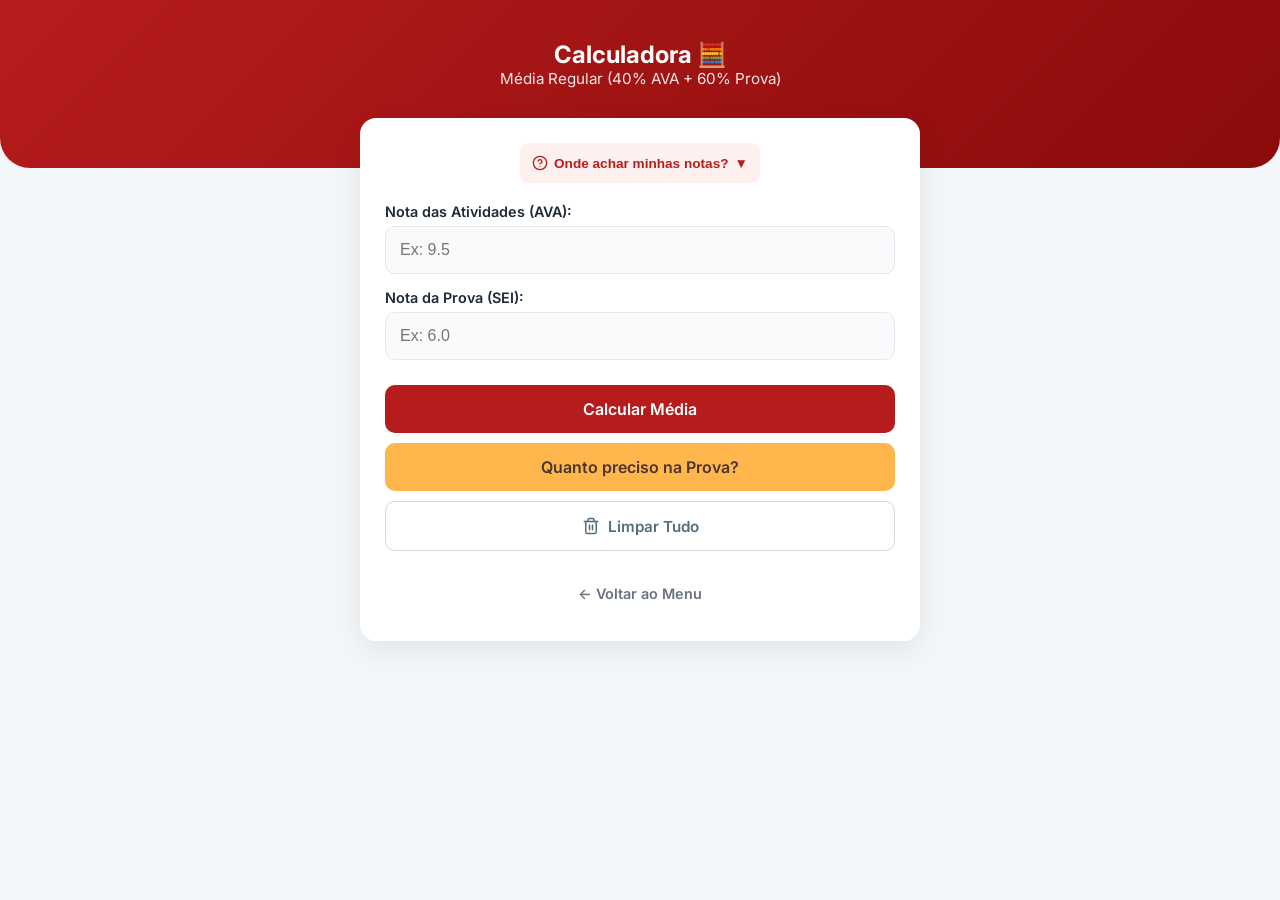
<file: UniPWA/media-final.html>
<!DOCTYPE html>
<html lang="pt-br">
<head>
    <meta charset="UTF-8">
    <meta name="viewport" content="width=device-width, initial-scale=1.0">
    
    <title>Calculadora Média Regular | Univesp</title>
    <meta name="description" content="Calcule sua média regular da Univesp (40% AVA + 60% Prova). Saiba exatamente quanto precisa tirar na prova para ser aprovado direto sem ir para o exame.">
    <meta name="keywords" content="Univesp, calculadora univesp, média univesp, calcular nota univesp, notas AVA, simulador de notas, calculadora de média, aprovação univesp">
    <meta name="author" content="Estudante Univesp">
    <meta name="robots" content="index, follow">
    <link rel="canonical" href="https://univespcalculadora.netlify.app/media-final.html">

    <meta property="og:title" content="Calculadora Média Regular | Univesp">
    <meta property="og:description" content="Calcule rapidamente sua média da Univesp considerando 40% do AVA e 60% da Prova. Saiba se já passou!">
    <meta property="og:image" content="https://univespcalculadora.netlify.app/Univesplogo.webp">
    <meta property="og:url" content="https://univespcalculadora.netlify.app/media-final.html">
    <meta property="og:type" content="website">

    <meta name="twitter:card" content="summary_large_image">
    <meta name="twitter:title" content="Calculadora Média Regular | Univesp">
    <meta name="twitter:description" content="Calcule rapidamente sua média da Univesp considerando 40% do AVA e 60% da Prova. Simulador oficial de notas.">
    <meta name="twitter:image" content="https://univespcalculadora.netlify.app/Univesplogo.webp">
    
    <link rel="icon" type="image/webp" href="Univesplogo.webp">
    <link rel="apple-touch-icon" href="Univesplogo.webp">
    <link rel="manifest" href="manifest.json">
    <meta name="theme-color" content="#b71c1c">
    
    <link rel="preconnect" href="https://fonts.googleapis.com">
    <link rel="preconnect" href="https://fonts.gstatic.com" crossorigin>
    <link href="https://fonts.googleapis.com/css2?family=Inter:wght@400;500;600&family=Poppins:wght@500;600;700&display=swap" rel="stylesheet">

    <script src="lucide.js"></script>

    <script type="application/ld+json">
    {
      "@context": "https://schema.org",
      "@type": "WebApplication",
      "name": "Calculadora Média Regular Univesp",
      "url": "https://univespcalculadora.netlify.app/media-final.html",
      "description": "Aplicativo web gratuito para simulação e cálculo da média final oficial considerando as notas das atividades (AVA) e da Prova regular da Univesp.",
      "applicationCategory": "EducationalApplication",
      "operatingSystem": "All",
      "author": { 
        "@type": "Person", 
        "name": "Estudante Univesp" 
      },
      "offers": {
        "@type": "Offer",
        "price": "0",
        "priceCurrency": "BRL"
      }
    }
    </script> 
    
    <link rel="stylesheet" href="style.css">
    
    <style>
        /* Botão de limpar */
        .btn-clear {
            width: 100%;
            padding: 12px;
            border: 1px solid #cfd8dc;
            background-color: white;
            color: #546e7a;
            border-radius: 10px;
            font-size: 0.95rem;
            font-weight: 600;
            cursor: pointer;
            margin-top: 10px;
            font-family: 'Inter', sans-serif;
            transition: all 0.2s;
            display: flex;
            align-items: center;
            justify-content: center;
            gap: 8px;
        }
        .btn-clear:hover { background-color: #eceff1; border-color: #b0bec5; }
        .btn-clear:active { transform: scale(0.98); }

        /* Área de Ajuda Inline */
        #help-inline {
            display: none; 
            background-color: #f8f9fa;
            border: 1px solid #e9ecef;
            padding: 15px;
            border-radius: 10px;
            margin-bottom: 20px;
            margin-top: -10px;
            text-align: left;
            font-size: 0.9rem;
            animation: fadeIn 0.3s ease-in-out;
        }

        #help-inline p {
            font-weight: 600;
            color: var(--primary);
            margin-bottom: 5px;
            margin-top: 10px;
        }
        
        #help-inline p:first-child { margin-top: 0; }

        .tutorial-img {
            width: 100%;
            border-radius: 8px;
            border: 1px solid #ddd;
            margin-bottom: 10px;
        }

        /* Mensagem de Erro */
        #msg-erro {
            display: none;
            background-color: #ffebee;
            color: #c62828;
            border: 1px solid #ef9a9a;
            padding: 10px;
            border-radius: 8px;
            margin-bottom: 15px;
            font-size: 0.9rem;
            font-weight: 500;
            text-align: center;
        }

        @keyframes fadeIn {
            from { opacity: 0; transform: translateY(-5px); }
            to { opacity: 1; transform: translateY(0); }
        }
    </style>

    <script async src="https://www.googletagmanager.com/gtag/js?id=G-JT80KW5HKK"></script>
    <script>
      window.dataLayer = window.dataLayer || [];
      function gtag(){dataLayer.push(arguments);}
      gtag('js', new Date());
      gtag('config', 'G-JT80KW5HKK');

      window.addEventListener('appinstalled', () => {
        gtag('event', 'pwa_install', { 
            'event_category': 'App', 
            'event_label': 'Instalacao_Sucesso',
            'value': 1
        });
      });
    </script>

    <script src="https://cdn.onesignal.com/sdks/web/v16/OneSignalSDK.page.js" defer></script>
    <script>
      window.OneSignalDeferred = window.OneSignalDeferred || [];
      OneSignalDeferred.push(function(OneSignal) {
        OneSignal.init({
          appId: "c322be8d-cbcd-40a0-b928-5b3fff29e3ed",
          safari_web_id: "web.onesignal.auto.xxxxx",
          notifyButton: {
            enable: true,
            size: 'medium',
            theme: 'default',
            position: 'bottom-right',
            showCredit: false,
            text: {
                'tip.state.unsubscribed': 'Receber lembretes de prazos',
                'tip.state.subscribed': 'Você está inscrito nos lembretes',
                'tip.state.blocked': 'Você bloqueou as notificações',
                'message.action.subscribed': 'Obrigado por se inscrever!',
                'message.action.resubscribed': 'Você está inscrito novamente.',
                'message.action.unsubscribed': 'Você não receberá mais lembretes.',
                'dialog.main.title': 'Gerenciar Notificações',
                'dialog.main.button.subscribe': 'INSCREVER',
                'dialog.main.button.unsubscribe': 'SAIR',
                'dialog.blocked.title': 'Desbloquear Notificações',
                'dialog.blocked.message': 'Siga as instruções para permitir as notificações.'
            }
          },
          allowLocalhostAsSecureOrigin: true,
        });
      });
    </script>

</head>
<body>

    <h1 style="position: absolute; width: 1px; height: 1px; padding: 0; margin: -1px; overflow: hidden; clip: rect(0, 0, 0, 0); border: 0;">Calculadora de Média Regular Univesp: Calcule Notas do AVA e da Prova</h1>

    <header>
        <h2 style="margin: 0; font-size: 1.5rem;">Calculadora 🧮</h2>
        <p>Média Regular (40% AVA + 60% Prova)</p>
    </header>

    <div class="container">
        <div class="calc-container">
            
            <button onclick="toggleHelp()" class="btn-help-link" id="btn-toggle-help" aria-expanded="false" aria-controls="help-inline" aria-label="Abrir seção de ajuda sobre onde encontrar as notas">
                <i data-lucide="help-circle" width="16"></i>
                Onde achar minhas notas? <span id="seta-help">▼</span>
            </button>

            <div id="help-inline" role="region" aria-live="polite">
                <p>1. Nota das Atividades (AVA):</p>
                <span>Fica no canto direito da disciplina no Blackboard.</span>
                <img src="avanota.webp" alt="Exemplo mostrando onde encontrar a nota do AVA no Blackboard" class="tutorial-img">
                
                <p>2. Nota da Prova (SEI):</p>
                <span>Acesse o Histórico Escolar no sistema SEI.</span>
                <img src="seinota.png" alt="Exemplo mostrando onde encontrar a nota da prova no sistema SEI" class="tutorial-img">
                
                <div style="text-align: right; margin-top: 10px;">
                    <button onclick="toggleHelp()" style="background:none; border:none; color:#666; cursor:pointer; font-size: 0.8rem; text-decoration: underline;" aria-label="Fechar seção de ajuda">Fechar Ajuda</button>
                </div>
            </div>

            <div id="msg-erro" role="alert"></div>

            <div class="input-group">
                <label for="ativ">Nota das Atividades (AVA):</label>
                <input type="text" id="ativ" placeholder="Ex: 9.5" inputmode="decimal" aria-label="Insira a sua nota das atividades do AVA">
            </div>

            <div class="input-group">
                <label for="prova">Nota da Prova (SEI):</label>
                <input type="text" id="prova" placeholder="Ex: 6.0" inputmode="decimal" aria-label="Insira a sua nota da prova obtida no SEI">
            </div>

            <button onclick="calcularMedia()" class="btn-calc" aria-label="Calcular a média final da disciplina">Calcular Média</button>
            <button onclick="simularNota()" class="btn-simular" aria-label="Simular quanto precisa tirar na prova">Quanto preciso na Prova?</button>
            
            <button onclick="limparTudo()" class="btn-clear" aria-label="Limpar todos os campos da calculadora">
                <i data-lucide="trash-2" width="18"></i> Limpar Tudo
            </button>

            <div id="resultado" aria-live="polite"></div>

            <button onclick="window.location.href='index.html'" class="btn-back" aria-label="Voltar para a página inicial">← Voltar ao Menu</button>
        </div>
    </div>

    <script>
        // Inicializa ícones Lucide
        lucide.createIcons();

        // Alterna a visibilidade da ajuda (Abre/Fecha)
        function toggleHelp() {
            const helpDiv = document.getElementById('help-inline');
            const seta = document.getElementById('seta-help');
            const btnToggle = document.getElementById('btn-toggle-help');
            
            if (helpDiv.style.display === 'block') {
                helpDiv.style.display = 'none';
                seta.innerText = '▼';
                btnToggle.setAttribute('aria-expanded', 'false');
            } else {
                helpDiv.style.display = 'block';
                seta.innerText = '▲';
                btnToggle.setAttribute('aria-expanded', 'true');
            }
        }

        // Função para mostrar erros na tela em vez de alert
        function mostrarErro(mensagem) {
            const box = document.getElementById('msg-erro');
            box.innerText = mensagem;
            box.style.display = 'block';
            // Esconde o resultado se tiver erro
            document.getElementById('resultado').style.display = 'none';
        }

        function esconderErro() {
            document.getElementById('msg-erro').style.display = 'none';
        }

        function lerNota(id) {
            let valor = document.getElementById(id).value;
            if (!valor) return NaN;
            return parseFloat(valor.replace(',', '.'));
        }

        function limparTudo() {
            document.getElementById('ativ').value = '';
            document.getElementById('prova').value = '';
            
            const res = document.getElementById('resultado');
            res.style.display = 'none';
            res.innerHTML = '';
            res.className = '';
            
            esconderErro(); // Limpa erro também
            document.getElementById('ativ').focus();
        }

        function calcularMedia() {
            esconderErro();
            let ativ = lerNota('ativ');
            let prova = lerNota('prova');
            
            if (isNaN(ativ) || isNaN(prova)) { 
                mostrarErro("Por favor, preencha as duas notas (AVA e Prova)!"); 
                return; 
            }
            if (ativ > 10 || prova > 10) { 
                mostrarErro("As notas não podem ser maiores que 10."); 
                return; 
            }
            if (ativ < 0 || prova < 0) { 
                mostrarErro("As notas não podem ser negativas."); 
                return; 
            }

            let media = (ativ * 0.4) + (prova * 0.6);
            let res = document.getElementById('resultado');
            
            res.style.display = 'block';
            
            // Arredondamento para 2 casas
            media = Math.round(media * 100) / 100;

            if (media >= 5) {
                res.className = 'aprovado';
                res.innerHTML = `Média Final: <strong>${media.toFixed(2)}</strong><br>APROVADO! 🎉`;
                localStorage.removeItem('mediaUnivesp');
            } else {
                res.className = 'reprovado';
                res.innerHTML = `Média: <strong>${media.toFixed(2)}</strong><br>Necessário Exame.`;
                localStorage.setItem('mediaUnivesp', media);
            }
        }

        function simularNota() {
            esconderErro();
            let ativ = lerNota('ativ');
            
            if (isNaN(ativ)) { 
                mostrarErro("Preencha a nota do AVA primeiro para simular!"); 
                return; 
            }
            if (ativ > 10 || ativ < 0) { 
                mostrarErro("Nota do AVA inválida (0 a 10)."); 
                return; 
            }

            let pontosJaTenho = ativ * 0.4;
            let falta = 5.0 - pontosJaTenho;
            let precisaNaProva = falta / 0.6;

            let res = document.getElementById('resultado');
            res.style.display = 'block';
            
            if (precisaNaProva <= 0) {
                res.className = 'aprovado';
                res.innerHTML = "Matematicamente Aprovado! Mesmo com 0 na prova.";
            } else if (precisaNaProva > 10) {
                res.className = 'reprovado';
                res.innerHTML = `Impossível atingir média 5.0 apenas com a prova.<br>Você precisaria de <strong>${precisaNaProva.toFixed(2)}</strong>.<br>Prepare-se para o Exame.`;
            } else {
                res.className = '';
                // Estilo customizado inline para alerta amarelo
                res.style.background = "#fff3e0";
                res.style.border = "1px solid #ffe0b2";
                res.style.color = "#e65100";
                res.innerHTML = `Para passar direto (Média 5.0):<br>Você precisa tirar <strong>${precisaNaProva.toFixed(2)}</strong> na prova.`;
            }
        }
    </script>
</body>
</html>
</file>
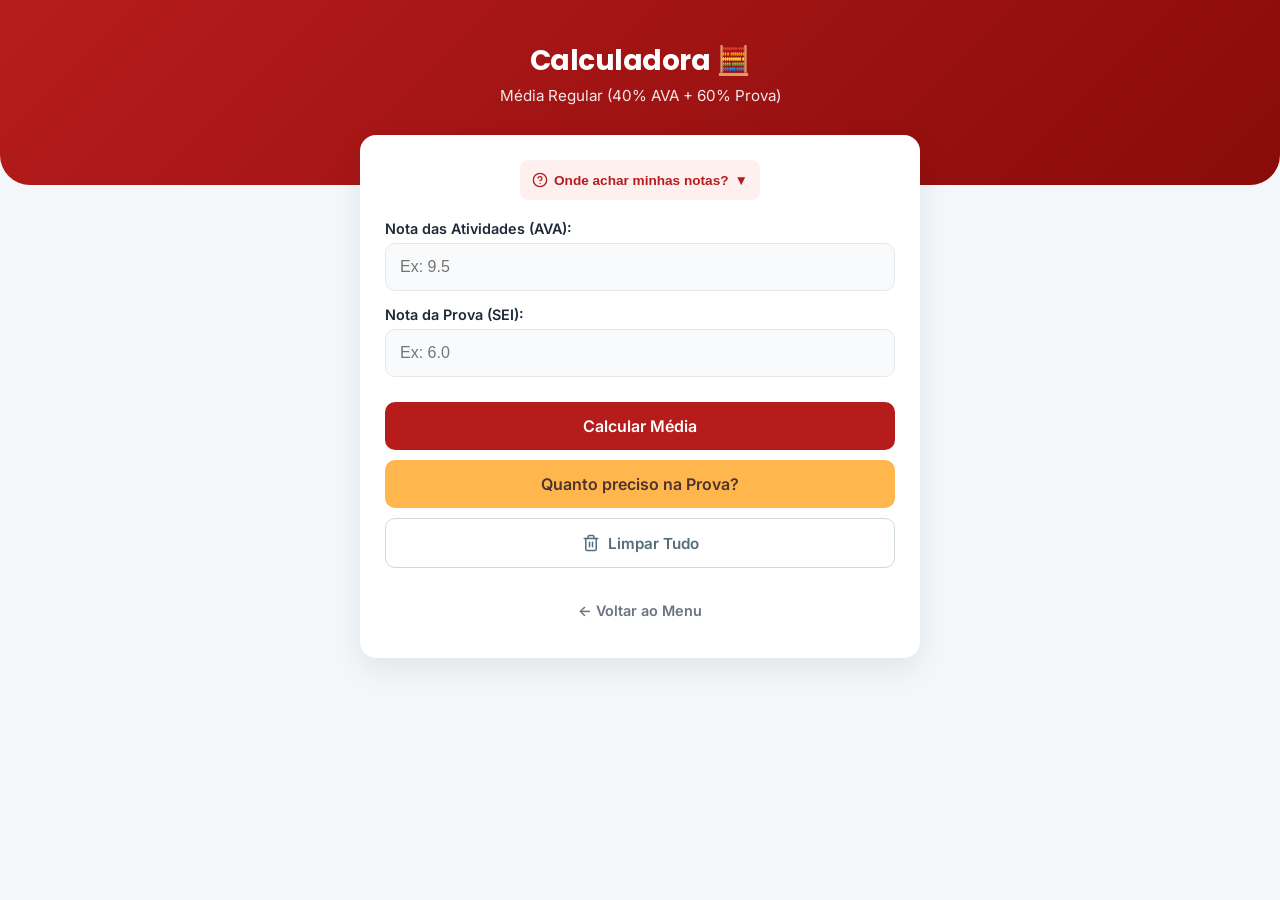
<file: UniPWA/mediafinal.html>
<!DOCTYPE html>
<html lang="pt-br">
<head>
    <meta charset="UTF-8">
    <meta name="viewport" content="width=device-width, initial-scale=1.0">
    
    <title>Média Regular - Univesp | Calculadora</title>
    <meta name="description" content="Calcule sua média regular da Univesp (40% AVA + 60% Prova).">
    
    <link rel="icon" type="image/webp" href="Univesplogo.webp">
    <link rel="manifest" href="manifest.json">
    <meta name="theme-color" content="#b71c1c">
    
    <link rel="preconnect" href="https://fonts.googleapis.com">
    <link href="https://fonts.googleapis.com/css2?family=Inter:wght@400;500;600&family=Poppins:wght@500;600;700&display=swap" rel="stylesheet">

    <script src="lucide.js"></script>

    <script type="application/ld+json">
{
  "@context": "https://schema.org",
  "@type": "WebApplication",
  "name": "Calculadora Média Univesp",
  "description": "Calcule sua média final oficial considerando AVA e Prova.",
  "applicationCategory": "EducationalApplication",
  "operatingSystem": "All",
  "author": { "@type": "Person", "name": "Estudante Univesp" }
}
    </script>  
    
    <link rel="stylesheet" href="style.css">
    
    <style>
        /* Estilos específicos para esta página (Ajuda Inline e Erros) */
        
        /* Botão de limpar */
        .btn-clear {
            width: 100%;
            padding: 12px;
            border: 1px solid #cfd8dc;
            background-color: white;
            color: #546e7a;
            border-radius: 10px;
            font-size: 0.95rem;
            font-weight: 600;
            cursor: pointer;
            margin-top: 10px;
            font-family: 'Inter', sans-serif;
            transition: all 0.2s;
            display: flex;
            align-items: center;
            justify-content: center;
            gap: 8px;
        }
        .btn-clear:hover { background-color: #eceff1; border-color: #b0bec5; }
        .btn-clear:active { transform: scale(0.98); }

        /* Área de Ajuda Inline (Abre e fecha na tela) */
        #help-inline {
            display: none; /* Escondido por padrão */
            background-color: #f8f9fa;
            border: 1px solid #e9ecef;
            padding: 15px;
            border-radius: 10px;
            margin-bottom: 20px;
            margin-top: -10px;
            text-align: left;
            font-size: 0.9rem;
            animation: fadeIn 0.3s ease-in-out;
        }

        #help-inline p {
            font-weight: 600;
            color: var(--primary);
            margin-bottom: 5px;
            margin-top: 10px;
        }
        
        #help-inline p:first-child { margin-top: 0; }

        .tutorial-img {
            width: 100%;
            border-radius: 8px;
            border: 1px solid #ddd;
            margin-bottom: 10px;
        }

        /* Mensagem de Erro (Substitui o alert) */
        #msg-erro {
            display: none;
            background-color: #ffebee;
            color: #c62828;
            border: 1px solid #ef9a9a;
            padding: 10px;
            border-radius: 8px;
            margin-bottom: 15px;
            font-size: 0.9rem;
            font-weight: 500;
            text-align: center;
        }

        @keyframes fadeIn {
            from { opacity: 0; transform: translateY(-5px); }
            to { opacity: 1; transform: translateY(0); }
        }
    </style>

    <script>
      window.OneSignalDeferred = window.OneSignalDeferred || [];
      OneSignalDeferred.push(function(OneSignal) {
        OneSignal.init({
          appId: "c322be8d-cbcd-40a0-b928-5b3fff29e3ed",
          safari_web_id: "web.onesignal.auto.xxxxx",
          notifyButton: {
            enable: true,
            size: 'medium',
            theme: 'default',
            position: 'bottom-right',
            showCredit: false,
            text: {
                'tip.state.unsubscribed': 'Receber lembretes de prazos',
                'tip.state.subscribed': 'Você está inscrito nos lembretes',
                'tip.state.blocked': 'Você bloqueou as notificações',
                'message.action.subscribed': 'Obrigado por se inscrever!',
                'message.action.resubscribed': 'Você está inscrito novamente.',
                'message.action.unsubscribed': 'Você não receberá mais lembretes.',
                'dialog.main.title': 'Gerenciar Notificações',
                'dialog.main.button.subscribe': 'INSCREVER',
                'dialog.main.button.unsubscribe': 'SAIR',
                'dialog.blocked.title': 'Desbloquear Notificações',
                'dialog.blocked.message': 'Siga as instruções para permitir as notificações.'
            }
          },
          allowLocalhostAsSecureOrigin: true,
        });
      });
    </script>

    <script async src="https://www.googletagmanager.com/gtag/js?id=G-JT80KW5HKK"></script>
    <script>
      window.dataLayer = window.dataLayer || [];
      function gtag(){dataLayer.push(arguments);}
      gtag('js', new Date());

      gtag('config', 'G-JT80KW5HKK');

      window.addEventListener('appinstalled', () => {
        gtag('event', 'pwa_install', { 
            'event_category': 'App', 
            'event_label': 'Instalacao_Sucesso',
            'value': 1
        });
      });
    </script>

    <script type="application/ld+json">
{
  "@context": "https://schema.org",
  "@type": "Article",
  "headline": "Guia de Estágio Supervisionado Univesp",
  "description": "Regras de carga horária para Licenciaturas, Engenharia e Computação.",
  "author": { "@type": "Person", "name": "Estudante Univesp" }
}
    </script>

    
    
</head>
<body>

    <header>
        <h1>Calculadora 🧮</h1>
        <p>Média Regular (40% AVA + 60% Prova)</p>
    </header>

    <div class="container">
        <div class="calc-container">
            
            <button onclick="toggleHelp()" class="btn-help-link" id="btn-toggle-help">
                <i data-lucide="help-circle" width="16"></i>
                Onde achar minhas notas? <span id="seta-help">▼</span>
            </button>

            <div id="help-inline">
                <p>1. Nota das Atividades (AVA):</p>
                <span>Fica no canto direito da disciplina no Blackboard.</span>
                <img src="avanota.webp" alt="Exemplo nota AVA" class="tutorial-img">
                
                <p>2. Nota da Prova (SEI):</p>
                <span>Acesse o Histórico Escolar no sistema SEI.</span>
                <img src="seinota.png" alt="Exemplo nota SEI" class="tutorial-img">
                
                <div style="text-align: right; margin-top: 10px;">
                    <button onclick="toggleHelp()" style="background:none; border:none; color:#666; cursor:pointer; font-size: 0.8rem; text-decoration: underline;">Fechar Ajuda</button>
                </div>
            </div>

            <div id="msg-erro"></div>

            <div class="input-group">
                <label>Nota das Atividades (AVA):</label>
                <input type="text" id="ativ" placeholder="Ex: 9.5" inputmode="decimal">
            </div>

            <div class="input-group">
                <label>Nota da Prova (SEI):</label>
                <input type="text" id="prova" placeholder="Ex: 6.0" inputmode="decimal">
            </div>

            <button onclick="calcularMedia()" class="btn-calc">Calcular Média</button>
            <button onclick="simularNota()" class="btn-simular">Quanto preciso na Prova?</button>
            
            <button onclick="limparTudo()" class="btn-clear">
                <i data-lucide="trash-2" width="18"></i> Limpar Tudo
            </button>

            <div id="resultado"></div>

            <button onclick="window.location.href='index.html'" class="btn-back">← Voltar ao Menu</button>
        </div>
    </div>

    <script>

        lucide.createIcons();

        // Alterna a visibilidade da ajuda (Abre/Fecha)
        function toggleHelp() {
            const helpDiv = document.getElementById('help-inline');
            const seta = document.getElementById('seta-help');
            
            if (helpDiv.style.display === 'block') {
                helpDiv.style.display = 'none';
                seta.innerText = '▼';
            } else {
                helpDiv.style.display = 'block';
                seta.innerText = '▲';
            }
        }

        // Função para mostrar erros na tela em vez de alert
        function mostrarErro(mensagem) {
            const box = document.getElementById('msg-erro');
            box.innerText = mensagem;
            box.style.display = 'block';
            // Esconde o resultado se tiver erro
            document.getElementById('resultado').style.display = 'none';
        }

        function esconderErro() {
            document.getElementById('msg-erro').style.display = 'none';
        }

        function lerNota(id) {
            let valor = document.getElementById(id).value;
            if (!valor) return NaN;
            return parseFloat(valor.replace(',', '.'));
        }

        function limparTudo() {
            document.getElementById('ativ').value = '';
            document.getElementById('prova').value = '';
            
            const res = document.getElementById('resultado');
            res.style.display = 'none';
            res.innerHTML = '';
            res.className = '';
            
            esconderErro(); // Limpa erro também
            document.getElementById('ativ').focus();
        }

        function calcularMedia() {
            esconderErro();
            let ativ = lerNota('ativ');
            let prova = lerNota('prova');
            
            if (isNaN(ativ) || isNaN(prova)) { 
                mostrarErro("Por favor, preencha as duas notas (AVA e Prova)!"); 
                return; 
            }
            if (ativ > 10 || prova > 10) { 
                mostrarErro("As notas não podem ser maiores que 10."); 
                return; 
            }
            if (ativ < 0 || prova < 0) { 
                mostrarErro("As notas não podem ser negativas."); 
                return; 
            }

            let media = (ativ * 0.4) + (prova * 0.6);
            let res = document.getElementById('resultado');
            
            res.style.display = 'block';
            
            // Arredondamento para 2 casas
            media = Math.round(media * 100) / 100;

            if (media >= 5) {
                res.className = 'aprovado';
                res.innerHTML = `Média Final: <strong>${media.toFixed(2)}</strong><br>APROVADO! 🎉`;
                localStorage.removeItem('mediaUnivesp');
            } else {
                res.className = 'reprovado';
                res.innerHTML = `Média: <strong>${media.toFixed(2)}</strong><br>Necessário Exame.`;
                localStorage.setItem('mediaUnivesp', media);
            }
        }

        function simularNota() {
            esconderErro();
            let ativ = lerNota('ativ');
            
            if (isNaN(ativ)) { 
                mostrarErro("Preencha a nota do AVA primeiro para simular!"); 
                return; 
            }
            if (ativ > 10 || ativ < 0) { 
                mostrarErro("Nota do AVA inválida (0 a 10)."); 
                return; 
            }

            let pontosJaTenho = ativ * 0.4;
            let falta = 5.0 - pontosJaTenho;
            let precisaNaProva = falta / 0.6;

            let res = document.getElementById('resultado');
            res.style.display = 'block';
            
            if (precisaNaProva <= 0) {
                res.className = 'aprovado';
                res.innerHTML = "Matematicamente Aprovado! Mesmo com 0 na prova.";
            } else if (precisaNaProva > 10) {
                res.className = 'reprovado';
                res.innerHTML = `Impossível atingir média 5.0 apenas com a prova.<br>Você precisaria de <strong>${precisaNaProva.toFixed(2)}</strong>.<br>Prepare-se para o Exame.`;
            } else {
                res.className = '';
                // Estilo customizado inline para alerta amarelo
                res.style.background = "#fff3e0";
                res.style.border = "1px solid #ffe0b2";
                res.style.color = "#e65100";
                res.innerHTML = `Para passar direto (Média 5.0):<br>Você precisa tirar <strong>${precisaNaProva.toFixed(2)}</strong> na prova.`;
            }
        }
    </script>
</body>
</html>
</file>
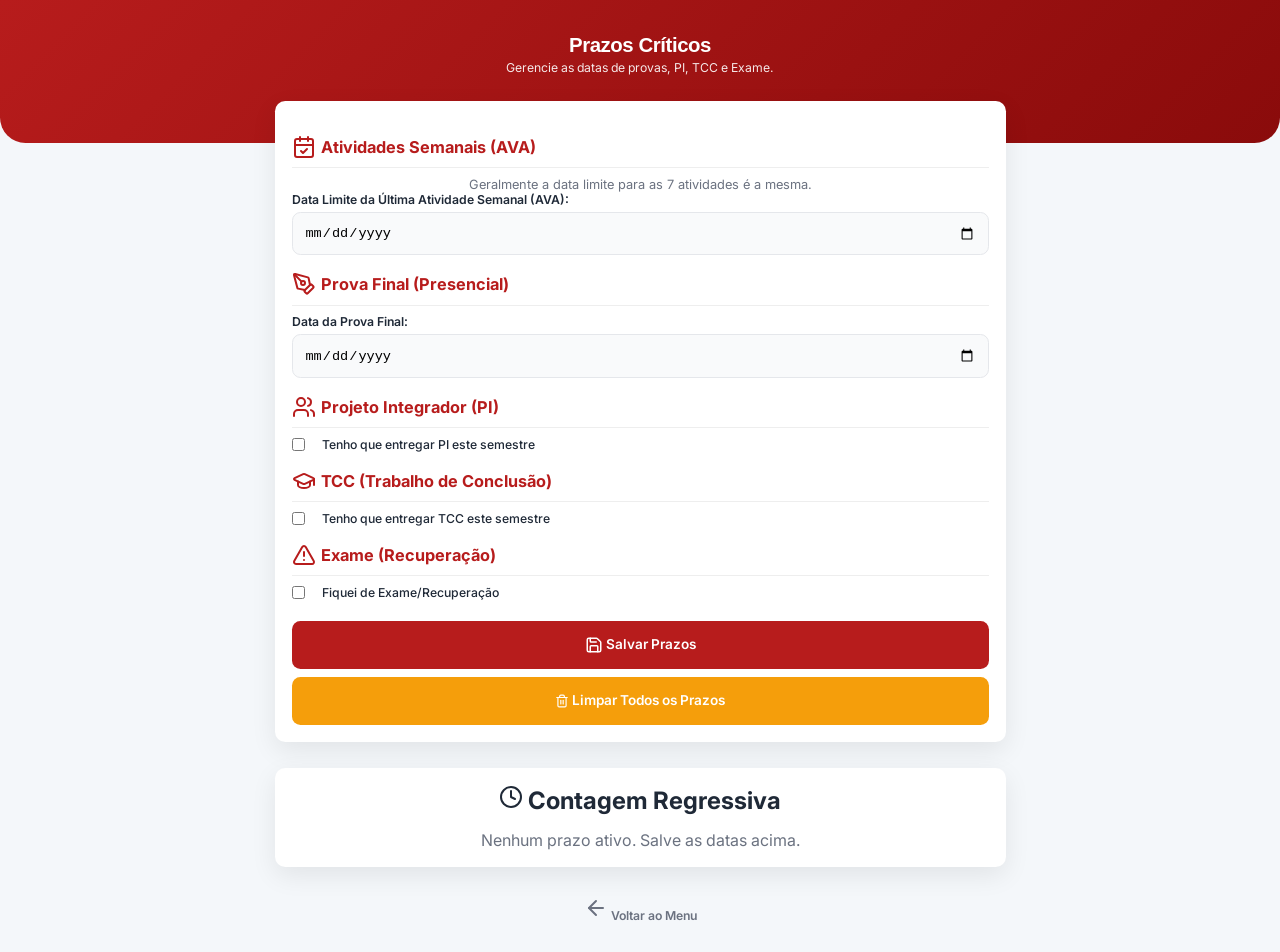
<file: UniPWA/metas.html>
<!DOCTYPE html>
<html lang="pt-br">
<head>
    <meta charset="UTF-8">
    <meta name="viewport" content="width=device-width, initial-scale=1.0">
    
    <meta http-equiv="Cache-Control" content="no-cache, no-store, must-revalidate" />
    <meta http-equiv="Pragma" content="no-cache" />
    <meta http-equiv="Expires" content="0" />
    
    <title>Prazos Críticos - Dashboard do Aluno | Univesp</title>
    
    <meta name="description" content="Gerencie e acompanhe todos os seus prazos acadêmicos críticos da Univesp em um só lugar: Atividades AVA, Prova Final, PI, TCC e Exame. Contagem regressiva em tempo real.">
    
    <meta name="keywords" content="Univesp, Prazos, Calendário, Prova Final, PI, TCC, Exame, Contagem Regressiva, Dashboard, Calculadora Univesp">
    
    <meta name="author" content="Estudante Univesp">
    
    <link rel="icon" type="image/webp" href="Univesplogo.webp">
    <link rel="apple-touch-icon" href="Univesplogo.webp">
    <meta name="theme-color" content="#b71c1c">

    <link rel="canonical" href="https://univespcalculadora.netlify.app/metas.html">

    <meta property="og:type" content="website">
    <meta property="og:url" content="https://univespcalculadora.netlify.app/metas.html">
    <meta property="og:title" content="Dashboard de Prazos Críticos Univesp">
    <meta property="og:description" content="Nunca perca um prazo! Calendário personalizado e contagem regressiva para todas as entregas importantes do semestre.">
    <meta property="og:image" content="https://univespcalculadora.netlify.app/Univesplogo.webp">
    <meta property="og:locale" content="pt_BR">
    <meta property="og:site_name" content="Calculadora Univesp Não Oficial">

    <meta name="twitter:card" content="summary">
    <meta name="twitter:title" content="Prazos Críticos Univesp - Não Oficial">
    <meta name="twitter:description" content="Gerencie em tempo real as datas de AVA, Provas, PI, TCC e Exame.">
    <meta name="twitter:image" content="https://univespcalculadora.netlify.app/Univesplogo.webp">

    <link href="https://fonts.googleapis.com/css2?family=Inter:wght@400;600;700&display=swap" rel="stylesheet">
    <script src="lucide.js"></script>
    <link rel="stylesheet" href="main.css"> <style>
        /* Estilos específicos para o Dashboard de Prazos */
        
        .prazos-form h2 { 
            font-size: 1.02rem; /* 1.2rem - 15% */
            color: var(--primary);
            margin-top: 17px; /* 20px - 15% */
            margin-bottom: 8.5px; /* 10px - 15% */
            border-bottom: 1px solid #eee;
            padding-bottom: 8.5px;
            display: flex;
            align-items: center;
            gap: 5px;
        }

        .input-group-date { 
            margin-bottom: 12.75px; /* 15px - 15% */ 
            text-align: left;
        }
        .input-group-date label { 
            display: block; 
            font-weight: 600; 
            margin-bottom: 5.1px; 
            font-size: 0.765rem; 
            color: var(--text-main); 
        }
        .input-group-date input[type="date"] {
            width: 100%; 
            padding: 11.9px; /* 14px - 15% */ 
            border: 1px solid #e5e7eb; 
            border-radius: 8.5px; 
            font-size: 13.6px; 
            background-color: #f9fafb;
        }

        /* Seção de Timer e Alerta */
        #prazos-list { 
            margin-top: 25.5px; /* 30px - 15% */
        }
        .prazos-item {
            background-color: #f9fafb;
            border: 1px solid #eee;
            padding: 17px; /* 20px - 15% */
            border-radius: var(--radius);
            margin-bottom: 12.75px; /* 15px - 15% */
            text-align: left;
            box-shadow: var(--shadow-sm);
        }

        .prazos-item h3 {
            font-size: 0.85rem; /* 1rem - 15% */
            margin: 0;
            color: var(--text-main);
            display: flex;
            justify-content: space-between;
            align-items: center;
        }
        
        .timer-display {
            font-size: 1.275rem; /* 1.5rem - 15% */
            font-weight: 700;
            color: #10b981; /* Verde Sucesso */
            margin-top: 5px;
            display: block;
        }

        .timer-display.expirado {
            color: var(--error-text);
            font-size: 1.02rem;
        }

        .timer-display.perigo {
            color: #f59e0b; /* Amarelo Perigo */
        }
        
        .timer-display small {
            font-size: 0.68rem; /* 0.8rem - 15% */
            font-weight: 400;
            color: var(--text-muted);
        }

        .info-data {
            font-size: 0.8rem;
            color: var(--text-muted);
        }

        /* Estilo para Radio/Checkbox personalizado */
        .radio-group { 
            display: flex; 
            gap: 17px; 
            margin-bottom: 12.75px; /* 15px - 15% */
        }
        .radio-group label { 
            display: flex; 
            align-items: center; 
            font-weight: 500;
            font-size: 0.765rem;
            cursor: pointer;
        }

    </style>

    <script type="application/ld+json">
    {
      "@context": "https://schema.org",
      "@type": "WebApplication",
      "name": "Dashboard de Prazos Críticos Univesp",
      "url": "https://univespcalculadora.netlify.app/metas.html",
      "description": "Ferramenta essencial para alunos da Univesp acompanharem prazos de provas, PI, TCC e Exame com contagem regressiva e alertas.",
      "applicationCategory": "EducationalApplication",
      "operatingSystem": "All",
      "browserRequirements": "Requires JavaScript",
      "offers": {
        "@type": "Offer",
        "price": "0",
        "priceCurrency": "BRL"
      },
      "author": {
        "@type": "Person",
        "name": "Estudante Univesp"
      },
      "featureList": [
        "Contagem regressiva em tempo real",
        "Gestão de prazos de AVA e Provas",
        "Controle de entrega de PI e TCC",
        "Alerta para Exame (Recuperação)"
      ]
    }
    </script>

    <script src="https://cdn.onesignal.com/sdks/web/v16/OneSignalSDK.page.js" defer></script>
    <script>
      window.OneSignalDeferred = window.OneSignalDeferred || [];
      OneSignalDeferred.push(function(OneSignal) {
        OneSignal.init({
          appId: "c322be8d-cbcd-40a0-b928-5b3fff29e3ed",
          /* Removido safari_web_id placeholder (como no progresso.html) */
          notifyButton: {
            enable: true,
            size: 'medium',
            theme: 'default',
            position: 'bottom-right',
            showCredit: false,
            text: {
                'tip.state.unsubscribed': 'Receber lembretes de prazos',
                'tip.state.subscribed': 'Você está inscrito nos lembretes',
                'tip.state.blocked': 'Você bloqueou as notificações',
                'message.action.subscribed': 'Obrigado por se inscrever!',
                'message.action.resubscribed': 'Você está inscrito novamente.',
                'message.action.unsubscribed': 'Você não receberá mais lembretes.',
                'dialog.main.title': 'Gerenciar Notificações',
                'dialog.main.button.subscribe': 'INSCREVER',
                'dialog.main.button.unsubscribe': 'SAIR',
                'dialog.blocked.title': 'Desbloquear Notificações',
                'dialog.blocked.message': 'Siga as instruções para permitir as notificações.'
            }
          },
          allowLocalhostAsSecureOrigin: true,
        });
      });
    </script>

    <script async src="https://www.googletagmanager.com/gtag/js?id=G-JT80KW5HKK"></script>
    <script>
      window.dataLayer = window.dataLayer || [];
      function gtag(){dataLayer.push(arguments);}
      gtag('js', new Date());

      gtag('config', 'G-JT80KW5HKK');

      window.addEventListener('appinstalled', () => {
        gtag('event', 'pwa_install', { 
            'event_category': 'App', 
            'event_label': 'Instalacao_Sucesso',
            'value': 1
        });
      });
    </script>

</head>

<body>
    <header>
        <h1>Prazos Críticos</h1>
        <p>Gerencie as datas de provas, PI, TCC e Exame.</p>
    </header>

    <div class="container">
        <div class="calc-container prazos-form">
            
            <h2 id="section-atividade"><i data-lucide="calendar-check"></i> Atividades Semanais (AVA)</h2>
            <p class="info-data">Geralmente a data limite para as 7 atividades é a mesma.</p>
            <div class="input-group-date">
                <label for="date-ava">Data Limite da Última Atividade Semanal (AVA):</label>
                <input type="date" id="date-ava">
            </div>

            <h2 id="section-prova"><i data-lucide="pen-tool"></i> Prova Final (Presencial)</h2>
            <div class="input-group-date">
                <label for="date-prova">Data da Prova Final:</label>
                <input type="date" id="date-prova">
            </div>

            <h2 id="section-pi"><i data-lucide="users"></i> Projeto Integrador (PI)</h2>
            <div class="radio-group">
                <input type="checkbox" id="check-pi" onchange="togglePiDate()">
                <label for="check-pi">Tenho que entregar PI este semestre</label>
            </div>
            <div class="input-group-date" id="group-pi-date" style="display: none;">
                <label for="date-pi">Data de Entrega Final do PI:</label>
                <input type="date" id="date-pi">
            </div>

            <h2 id="section-tcc"><i data-lucide="graduation-cap"></i> TCC (Trabalho de Conclusão)</h2>
            <div class="radio-group">
                <input type="checkbox" id="check-tcc" onchange="toggleTccDate()">
                <label for="check-tcc">Tenho que entregar TCC este semestre</label>
            </div>
            <div class="input-group-date" id="group-tcc-date" style="display: none;">
                <label for="date-tcc">Data de Entrega Final do TCC:</label>
                <input type="date" id="date-tcc">
            </div>

            <h2 id="section-exame"><i data-lucide="alert-triangle"></i> Exame (Recuperação)</h2>
            <div class="radio-group">
                <input type="checkbox" id="check-exame" onchange="toggleExameDate()">
                <label for="check-exame">Fiquei de Exame/Recuperação</label>
            </div>
            <div class="input-group-date" id="group-exame-date" style="display: none;">
                <label for="date-exame">Data da Prova de Exame:</label>
                <input type="date" id="date-exame">
            </div>
            
            <button class="btn-calc" onclick="savePrazos()">
                <i data-lucide="save" style="width: 18px; vertical-align: middle;"></i> Salvar Prazos
            </button>
            <button class="btn-simular" onclick="clearPrazos()" style="background-color: #f59e0b; color: white;">
                <i data-lucide="trash-2" style="width: 14px; vertical-align: middle;"></i> Limpar Todos os Prazos
            </button>
        </div>

        <div id="prazos-list" class="calc-container">
            <h2 style="margin-top: 0; margin-bottom: 15px;"><i data-lucide="clock"></i> Contagem Regressiva</h2>
            <div id="countdown-container">
                <p style="text-align: center; color: var(--text-muted);">
                    Salve os prazos acima para iniciar a contagem.
                </p>
            </div>
        </div>
        
        <button class="btn-back" onclick="window.location.href='index.html'">
            <i data-lucide="arrow-left"></i> Voltar ao Menu
        </button>
    </div>

    <script>
        const PRAZOS_KEY = 'univesp_prazos_criticos_v1';
        let prazos = {};
        let intervalId;

        // Lista de campos críticos (ID do input e Label)
        const CRITICAL_DATES = [
            { id: 'date-ava', name: 'Atividades Semanais (AVA)', type: 'date', check: null, icon: 'calendar-check' },
            { id: 'date-prova', name: 'Prova Final Presencial', type: 'date', check: null, icon: 'pen-tool' },
            { id: 'date-pi', name: 'Projeto Integrador (PI)', type: 'date', check: 'check-pi', icon: 'users' },
            { id: 'date-tcc', name: 'TCC (Trabalho de Conclusão)', type: 'date', check: 'check-tcc', icon: 'graduation-cap' },
            { id: 'date-exame', name: 'Exame/Recuperação', type: 'date', check: 'check-exame', icon: 'alert-triangle' }
        ];

        document.addEventListener("DOMContentLoaded", () => {
            if (typeof lucide !== 'undefined') {
                lucide.createIcons();
            }
            loadPrazos();
        });

        function loadPrazos() {
            const stored = localStorage.getItem(PRAZOS_KEY);
            if (stored) {
                try {
                    prazos = JSON.parse(stored);
                } catch (e) {
                    console.error("Erro ao carregar prazos", e);
                    prazos = {};
                }
            }
            // Renderiza o formulário com os dados salvos
            fillForm();
            // Inicia o timer
            startCountdownTimer();
        }

        function saveData() {
            localStorage.setItem(PRAZOS_KEY, JSON.stringify(prazos));
        }

        function fillForm() {
            // Preenche os campos de data e os checkboxes
            CRITICAL_DATES.forEach(item => {
                const dateInput = document.getElementById(item.id);
                if (dateInput) {
                    dateInput.value = prazos[item.id] || '';
                }
                
                const checkInput = document.getElementById(item.check);
                if (checkInput) {
                    checkInput.checked = prazos[item.check] === true;
                    // Força a exibição/ocultação do campo de data
                    if (item.check === 'check-pi') togglePiDate(false);
                    if (item.check === 'check-tcc') toggleTccDate(false);
                    if (item.check === 'check-exame') toggleExameDate(false);
                }
            });
        }

        function togglePiDate(save=true) {
            const isChecked = document.getElementById('check-pi').checked;
            document.getElementById('group-pi-date').style.display = isChecked ? 'block' : 'none';
            if (save) saveCheckState('check-pi', isChecked);
        }

        function toggleTccDate(save=true) {
            const isChecked = document.getElementById('check-tcc').checked;
            document.getElementById('group-tcc-date').style.display = isChecked ? 'block' : 'none';
            if (save) saveCheckState('check-tcc', isChecked);
        }

        function toggleExameDate(save=true) {
            const isChecked = document.getElementById('check-exame').checked;
            document.getElementById('group-exame-date').style.display = isChecked ? 'block' : 'none';
            if (save) saveCheckState('check-exame', isChecked);
        }
        
        function saveCheckState(id, isChecked) {
            prazos[id] = isChecked;
        }

        function savePrazos() {
            // Salva todas as datas e estados dos checkboxes
            CRITICAL_DATES.forEach(item => {
                const dateInput = document.getElementById(item.id);
                if (dateInput) {
                    prazos[item.id] = dateInput.value;
                }
                const checkInput = document.getElementById(item.check);
                if (checkInput) {
                    prazos[item.check] = checkInput.checked;
                }
            });

            saveData();
            alert("Prazos salvos com sucesso!");
            startCountdownTimer(); // Reinicia o timer com os novos dados
        }

        function clearPrazos() {
            if(confirm("Tem certeza? Isso apagará todos os prazos salvos.")) {
                localStorage.removeItem(PRAZOS_KEY);
                prazos = {};
                location.reload();
            }
        }

        // --- LÓGICA DO TIMER ---

        function formatCountdown(targetDate) {
            // Tenta pegar a data às 23:59:59 para dar o dia inteiro
            const target = new Date(targetDate + 'T23:59:59'); 
            const now = new Date();
            const diff = target - now;

            if (diff <= 0) {
                return { text: "Prazo Expirado", class: "expirado" };
            }

            const days = Math.floor(diff / (1000 * 60 * 60 * 24));
            const hours = Math.floor((diff % (1000 * 60 * 60 * 24)) / (1000 * 60 * 60));
            const minutes = Math.floor((diff % (1000 * 60 * 60)) / (1000 * 60));
            const seconds = Math.floor((diff % (1000 * 60)) / 1000);

            let text = "";
            let cssClass = "";

            if (days > 7) {
                 text = `${days} dias restantes.`;
            } else if (days > 0) {
                text = `${days}d ${hours}h ${minutes}m`;
                cssClass = "perigo";
            } else { // Menos de 24h
                text = `${hours}h ${minutes}m ${seconds}s`;
                cssClass = "expirado"; // Usa 'expirado' como ALERTA DE HORA
            }
            
            const dateDisplay = new Date(targetDate + 'T00:00:00').toLocaleDateString('pt-BR', { day: '2-digit', month: '2-digit', year: 'numeric' });

            return { text: text, class: cssClass, fullDate: dateDisplay };
        }

        function renderCountdown() {
            const container = document.getElementById('countdown-container');
            container.innerHTML = '';
            
            const activePrazos = [];

            CRITICAL_DATES.forEach(item => {
                const hasDate = !!prazos[item.id];
                const isChecked = item.check ? prazos[item.check] === true : true; // Sem checkbox é sempre ativo
                
                if (hasDate && isChecked) {
                    activePrazos.push({
                        ...item,
                        targetDate: prazos[item.id]
                    });
                }
            });
            
            if (activePrazos.length === 0) {
                container.innerHTML = '<p style="text-align: center; color: var(--text-muted);">Nenhum prazo ativo. Salve as datas acima.</p>';
                return;
            }

            // Ordena pelo mais próximo
            activePrazos.sort((a, b) => new Date(a.targetDate) - new Date(b.targetDate));
            
            activePrazos.forEach(item => {
                const countdown = formatCountdown(item.targetDate);
                
                const div = document.createElement('div');
                div.className = 'prazos-item';
                div.innerHTML = `
                    <h3>
                        <i data-lucide="${item.icon}" style="width: 18px; vertical-align: middle; margin-right: 5px;"></i>
                        ${item.name}
                        <small style="font-weight: 500;">Data: ${countdown.fullDate}</small>
                    </h3>
                    <span class="timer-display ${countdown.class}">
                        ${countdown.text}
                    </span>
                `;
                container.appendChild(div);
            });
            
            if (typeof lucide !== 'undefined') {
                lucide.createIcons();
            }
        }
        
        function startCountdownTimer() {
            if(intervalId) clearInterval(intervalId); // Limpa o anterior
            renderCountdown(); // Renderiza imediatamente
            intervalId = setInterval(renderCountdown, 1000); 
        }

    </script>
</body>
</html>
</file>
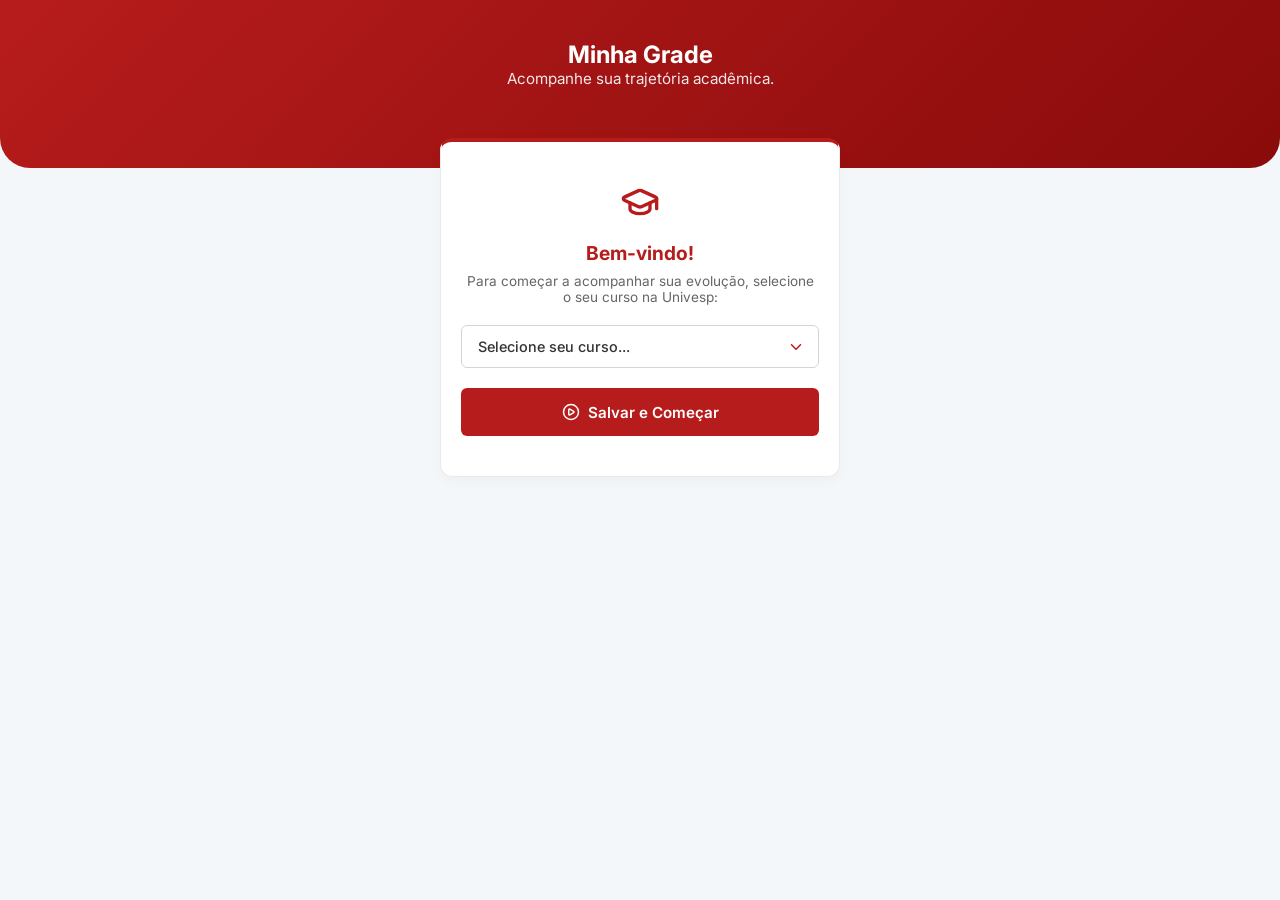
<file: UniPWA/minha-grade-de-materias-curso-univesp.html>
<!DOCTYPE html>
<html lang="pt-br">
<head>
    <meta charset="UTF-8">
    <meta name="viewport" content="width=device-width, initial-scale=1.0">
    
    <meta http-equiv="Cache-Control" content="no-cache, no-store, must-revalidate" />
    <meta http-equiv="Pragma" content="no-cache" />
    <meta http-equiv="Expires" content="0" />
    
    <title>Minha Grade</title>
    
    <meta name="description" content="Acompanhe sua trajetória na Univesp. Marque matérias aprovadas, visualize sua grade curricular completa e calcule sua porcentagem de conclusão do curso. Inclui a nova grade de Inteligência Artificial.">
    
    <meta name="keywords" content="Univesp, Grade Curricular, Matriz Curricular, Inteligência Artificial, Ciência de Dados, Engenharia de Computação, Pedagogia, Minhas Notas, Progresso Acadêmico, Calculadora Univesp">
    
    <meta name="author" content="Estudante Univesp">
    <meta name="robots" content="index, follow">
    
    <link rel="icon" type="image/webp" href="Univesplogo.webp">
    <link rel="apple-touch-icon" href="Univesplogo.webp">
    <meta name="theme-color" content="#b71c1c">

    <link rel="canonical" href="https://univespcalculadora.netlify.app/minha-grade-de-materias-curso-univesp.html">

    <meta property="og:type" content="website">
    <meta property="og:url" content="https://univespcalculadora.netlify.app/minha-grade-de-materias-curso-univesp.html">
    <meta property="og:title" content="Minha Grade - Acompanhe seu Curso na Univesp">
    <meta property="og:description" content="Gerencie quais matérias você já passou, veja o que falta para se formar e controle suas notas e PIs. Inclui a nova grade de Bacharelado em Inteligência Artificial.">
    <meta property="og:image" content="https://univespcalculadora.netlify.app/Univesplogo.webp">
    <meta property="og:locale" content="pt_BR">
    <meta property="og:site_name" content="Calculadora Univesp Não Oficial">

    <meta name="twitter:card" content="summary_large_image">
    <meta name="twitter:title" content="Minha Grade Univesp - Controle de Progresso">
    <meta name="twitter:description" content="Veja quanto falta para se formar. Acompanhe sua matriz curricular dos cursos da Univesp.">
    <meta name="twitter:image" content="https://univespcalculadora.netlify.app/Univesplogo.webp">

    <link href="https://fonts.googleapis.com/css2?family=Inter:wght@400;500;600;700&display=swap" rel="stylesheet">
    <script src="lucide.js"></script>
    <link rel="stylesheet" href="style.css">

    <style>
        .progress-header { text-align: center; margin-bottom: 20px; }
        .progress-bar-container { background: #e0e0e0; border-radius: 10px; height: 20px; width: 100%; margin: 10px 0; overflow: hidden; }
        .progress-bar { background: var(--primary); height: 100%; width: 0%; transition: width 0.5s ease; }
        .stats-grid { display: grid; grid-template-columns: 1fr 1fr; gap: 10px; margin-bottom: 20px; }
        .stat-card { background: #f9f9f9; padding: 10px; border-radius: 8px; text-align: center; border: 1px solid #eee; }
        .stat-card h4 { font-size: 0.8rem; color: var(--text-muted); }
        .stat-card span { font-size: 1.2rem; font-weight: bold; color: var(--primary); }
        
        .semester-block { margin-bottom: 15px; border: 1px solid #eee; border-radius: 8px; overflow: hidden; }
        .semester-title { background: #f0f0f0; padding: 12px; font-weight: bold; cursor: pointer; display: flex; justify-content: space-between; align-items: center; user-select: none; }
        .semester-content { display: none; padding: 10px; background: #fff; }
        .semester-content.open { display: block; }
        
        .subject-item { display: flex; justify-content: space-between; align-items: center; margin-bottom: 10px; padding-bottom: 10px; border-bottom: 1px solid #f5f5f5; }
        .subject-info { flex: 1; text-align: left; padding-right: 10px; }
        .subject-name { font-size: 0.85rem; font-weight: 600; display: block; line-height: 1.3; }
        .subject-meta { font-size: 0.75rem; color: #666; display: block; margin-top: 4px; }
        .grade-input { width: 65px; padding: 8px; border-radius: 6px; border: 1px solid #ccc; text-align: center; font-weight: bold; }
        .status-badge { font-size: 0.7rem; padding: 2px 6px; border-radius: 4px; margin-left: 5px; display: inline-block; }
        .status-pending { background: #eee; color: #555; }
        .status-ok { background: #d4edda; color: #155724; }
        
        /* Modificações de design focado no Clean e Vermelho Univesp */
        .setup-screen { 
            text-align: center; 
            padding: 40px 20px; 
            background: #ffffff;
            border: 1px solid #eaeaea;
            border-top: 4px solid #b71c1c; 
            border-radius: 12px;
            box-shadow: 0 4px 15px rgba(0,0,0,0.03);
            max-width: 400px;
            margin: 20px auto;
        }
        .app-screen { display: none; }
        
        .custom-select-wrapper {
            position: relative;
            margin-bottom: 20px;
        }
        .custom-select-wrapper select {
            appearance: none;
            -webkit-appearance: none;
            -moz-appearance: none;
            width: 100%;
            padding: 12px 40px 12px 16px;
            border: 1px solid #d1d5db;
            border-radius: 6px;
            font-size: 0.9rem;
            font-weight: 500;
            color: #333;
            background-color: #ffffff;
            cursor: pointer;
            transition: all 0.2s ease-in-out;
            font-family: 'Inter', sans-serif;
        }
        .custom-select-wrapper select:focus {
            outline: none;
            border-color: #b71c1c;
            box-shadow: 0 0 0 3px rgba(183, 28, 28, 0.1);
        }
        .custom-select-icon {
            position: absolute;
            right: 14px;
            top: 50%;
            transform: translateY(-50%);
            pointer-events: none;
            color: #b71c1c;
            transition: color 0.2s;
        }
        .custom-select-wrapper select:focus + .custom-select-icon {
            color: #b71c1c;
        }
        
        .btn-start {
            width: 100%;
            padding: 12px;
            background: #b71c1c;
            color: white;
            border: none;
            border-radius: 6px;
            font-size: 0.95rem;
            font-weight: 600;
            cursor: pointer;
            transition: all 0.2s;
            display: flex;
            align-items: center;
            justify-content: center;
            gap: 8px;
            font-family: 'Inter', sans-serif;
        }
        .btn-start:hover {
            background: #900000;
        }
        .btn-start:active {
            transform: translateY(1px);
        }
    </style>

    <script type="application/ld+json">
    {
      "@context": "https://schema.org",
      "@type": "WebApplication",
      "name": "Gerenciador de Grade e Progresso Univesp",
      "url": "https://univespcalculadora.netlify.app/minha-grade-de-materias-curso-univesp.html",
      "description": "Ferramenta para alunos da Univesp acompanharem o progresso do curso, marcarem matérias aprovadas e visualizarem a matriz curricular atualizada, incluindo o novo Bacharelado em Inteligência Artificial.",
      "applicationCategory": "EducationalApplication",
      "operatingSystem": "All",
      "browserRequirements": "Requires JavaScript",
      "offers": {
        "@type": "Offer",
        "price": "0",
        "priceCurrency": "BRL"
      },
      "author": {
        "@type": "Person",
        "name": "Estudante Univesp"
      },
      "featureList": [
        "Acompanhamento de progresso percentual",
        "Matrizes curriculares de 10 cursos da Univesp",
        "Grade atualizada: Bacharelado em Inteligência Artificial",
        "Cálculo de PIs restantes",
        "Status de aprovação por matéria"
      ]
    }
    </script>

    <script>
      window.OneSignalDeferred = window.OneSignalDeferred || [];
      OneSignalDeferred.push(function(OneSignal) {
        OneSignal.init({
          appId: "c322be8d-cbcd-40a0-b928-5b3fff29e3ed",
          /* Correção 1C: Removido safari_web_id placeholder */
          notifyButton: {
            enable: true,
            size: 'medium',
            theme: 'default',
            position: 'bottom-right',
            showCredit: false,
            text: {
                'tip.state.unsubscribed': 'Receber lembretes de prazos',
                'tip.state.subscribed': 'Você está inscrito nos lembretes',
                'tip.state.blocked': 'Você bloqueou as notificações',
                'message.action.subscribed': 'Obrigado por se inscrever!',
                'message.action.resubscribed': 'Você está inscrito novamente.',
                'message.action.unsubscribed': 'Você não receberá mais lembretes.',
                'dialog.main.title': 'Gerenciar Notificações',
                'dialog.main.button.subscribe': 'INSCREVER',
                'dialog.main.button.unsubscribe': 'SAIR',
                'dialog.blocked.title': 'Desbloquear Notificações',
                'dialog.blocked.message': 'Siga as instruções para permitir as notificações.'
            }
          },
          allowLocalhostAsSecureOrigin: true,
        });
      });
    </script>

    <script async src="https://www.googletagmanager.com/gtag/js?id=G-JT80KW5HKK"></script>
    <script>
      window.dataLayer = window.dataLayer || [];
      function gtag(){dataLayer.push(arguments);}
      gtag('js', new Date());

      gtag('config', 'G-JT80KW5HKK');

      window.addEventListener('appinstalled', () => {
        gtag('event', 'pwa_install', { 
            'event_category': 'App', 
            'event_label': 'Instalacao_Sucesso',
            'value': 1
        });
      });
    </script>

</head>


<body>

<h1 style="position: absolute; width: 1px; height: 1px; padding: 0; margin: -1px; overflow: hidden; clip: rect(0, 0, 0, 0); border: 0;">Minha Grade Univesp: Gerenciador de Matriz Curricular e Progresso (Ciência de Dados, Engenharia, Pedagogia, Inteligência Artificial)</h1>

<header>
    <h2 style="margin: 0; font-size: 1.5rem;">Minha Grade</h2>
    <p>Acompanhe sua trajetória acadêmica.</p>
</header>

<div class="container">
    
    <div id="setup-screen" class="calc-container setup-screen">
        <i data-lucide="graduation-cap" style="width: 40px; height: 40px; color: #b71c1c; margin-bottom: 15px;"></i>
        <h2 style="color: #b71c1c; font-size: 1.2rem; margin-bottom: 8px;">Bem-vindo!</h2>
        <p style="margin-bottom: 20px; font-size: 0.85rem; color: #666;">Para começar a acompanhar sua evolução, selecione o seu curso na Univesp:</p>
        
        <div class="custom-select-wrapper">
            <select id="course-select" aria-label="Selecione o seu curso de graduação">
                <option value="" disabled selected>Selecione seu curso...</option>
                <optgroup label="Computação">
                    <option value="dados">Bacharelado em Ciência de Dados</option>
                    <option value="bti">Bacharelado em Tecnologia da Informação (BTI)</option>
                    <option value="computacao">Engenharia de Computação</option>
                    <option value="ia">Bacharelado em Inteligência Artificial</option>
                </optgroup>
                <optgroup label="Negócios e Produção">
                    <option value="adm">Bacharelado em Administração</option>
                    <option value="producao">Engenharia de Produção</option>
                    <option value="processos">Tecnologia em Processos Gerenciais</option>
                </optgroup>
                <optgroup label="Licenciaturas">
                    <option value="pedagogia">Licenciatura em Pedagogia</option>
                    <option value="matematica">Licenciatura em Matemática</option>
                    <option value="letras">Licenciatura em Letras</option>
                </optgroup>
            </select>
            <i data-lucide="chevron-down" class="custom-select-icon" width="18"></i>
        </div>
        
        <button class="btn-start" onclick="initializeCourse()" aria-label="Salvar curso e carregar matriz curricular">
            <i data-lucide="play-circle" width="18"></i> Salvar e Começar
        </button>
    </div>

    <div id="app-screen" class="app-screen" aria-live="polite">
        <div class="calc-container">
            <h2 id="course-title" style="font-size: 1.1rem; margin-bottom: 15px; color: var(--primary);"></h2>
            
            <div class="progress-header">
                <div class="progress-bar-container">
                    <div id="main-progress" class="progress-bar" role="progressbar" aria-valuemin="0" aria-valuemax="100"></div>
                </div>
                <p id="progress-text" style="font-weight: bold;">0% Concluído</p>
            </div>

            <div class="stats-grid">
                <div class="stat-card">
                    <h4>PIs Restantes</h4>
                    <span id="pi-stats">-</span>
                </div>
                <div class="stat-card">
                    <h4>TCC</h4>
                    <span id="tcc-stats">-</span>
                </div>
                <div class="stat-card">
                    <h4>Aprovadas</h4>
                    <span id="completed-stats">-</span>
                </div>
                <div class="stat-card">
                    <h4>Faltam</h4>
                    <span id="remaining-stats">-</span>
                </div>
            </div>

            <button class="btn-simular" onclick="resetCourse()" style="background-color: #ef4444; color: white; margin-bottom: 20px; font-size: 0.8rem; padding: 10px;" aria-label="Trocar curso ou zerar o progresso atual">
                <i data-lucide="refresh-cw" style="width: 14px; vertical-align: middle;"></i> Trocar de Curso / Resetar
            </button>

            <div id="curriculum-container">
                </div>
        </div>
        
        <button class="btn-back" onclick="window.location.href='index.html'" aria-label="Voltar para a tela inicial do menu">
            <i data-lucide="arrow-left"></i> Voltar ao Menu
        </button>
    </div>
</div>

<script>
   
    const coursesDB = {

        "dados": {
            name: "Bacharelado em Ciência de Dados",
            semesters: [
                { 
                    id: 1, 
                    subjects: [
                        {name:"Pensamento Computacional",ch:80},
                        {name:"Matemática Básica",ch:80},
                        {name:"Leitura e Produção de Textos",ch:80},
                        {name:"Inglês",ch:80},
                        {name:"Ética, Cidadania e Sociedade",ch:40},
                        {name:"Projetos e métodos para a produção do conhecimento",ch:40}
                    ] 
                },
                { 
                    id: 2, 
                    subjects: [
                        {name:"Algoritmos e Programação de Computadores I",ch:80},
                        {name:"Algoritmos e Programação de Computadores II",ch:80},
                        {name:"Cálculo I",ch:80},
                        {name:"Fundamentos Matemáticos para Computação",ch:80},
                        {name:"Introdução a Conceitos de Computação",ch:40},
                        {name:"Fundamentos de Internet e Web",ch:40}
                    ] 
                },
                { 
                    id: 3, 
                    subjects: [
                        {name:"Estruturas de Dados",ch:80},
                        {name:"Programação Orientada a Objetos",ch:40},
                        {name:"Gestão da Inovação e Desenvolvimento de Produtos",ch:40},
                        {name:"Sistemas Computacionais",ch:80},
                        {name:"Estatística e Probabilidade",ch:80},
                        {name:"Formação Profissional em computação",ch:80},
                    ] 
                },
                { 
                    id: 4, 
                    subjects: [
                        {name:"Cálculo II",ch:80},
                        {name:"Desenvolvimento web",ch:80},
                        {name:"Introdução a Ciência de Dados",ch:80},
                        {name:"Banco de Dados",ch:80},
                        {name:"Projeto Integrador I",ch:80,type:"pi"}
                    ] 
                },
                { 
                    id: 5, 
                    subjects: [
                        {name:"Modelagem e Inferência Estatística",ch:80},
                        {name:"Geometria Analítica e Álgebra Linear",ch:80},
                        {name:"Mineração de Dados",ch:80},
                        {name:"Engenharia de Software",ch:80},
                        {name:"Projeto Integrador II",ch:80,type:"pi"}
                    ] 
                },
                { 
                    id: 6, 
                    subjects: [
                        {name:"Computação Escalável",ch:80},
                        {name:"Visualização Computacional",ch:80},
                        {name:"Aprendizado de Máquinas",ch:80},
                        {name:"Infraestrutura para Sistemas de Software",ch:80},
                        {name:"Projeto Integrador III",ch:80,type:"pi"}
                    ] 
                },
                { 
                    id: 7, 
                    subjects: [
                        {name:"Visão Computacional",ch:80},
                        {name:"Redes Neurais",ch:80},
                        {name:"Aprendizado Profundo",ch:80},
                        {name:"Impactos da Computação na Sociedade",ch:80},
                        {name:"Projeto Integrador IV",ch:80,type:"pi"}
                    ] 
                },
                { 
                    id: 8, 
                    subjects: [
                        {name:"Planejamento Estratégico de Negócios",ch:80},
                        {name:"Processamento de Linguagem Natural",ch:80},
                        {name:"Eletiva",ch:80},
                        {name:"Segurança da Informação",ch:80},
                        {name:"TCC",ch:80,type:"tcc"}
                    ] 
                }
            ]
        },


        "bti": {
            name: "Bacharelado em Tecnologia da Informação (BTI)",
            semesters: [
                { id: 1, subjects: [{name:"Pensamento Computacional",ch:80},{name:"Matemática Básica",ch:80},{name:"Leitura e Produção de Textos",ch:80},{name:"Inglês",ch:80},{name:"Ética, Cidadania e Sociedade",ch:40},{name:"Projetos e métodos para prod. conhecimento",ch:40}] },
                { id: 2, subjects: [{name:"Algoritmos e Prog. de Computadores I",ch:80},{name:"Algoritmos e Prog. de Computadores II",ch:80},{name:"Cálculo I",ch:80},{name:"Fundamentos Matemáticos para Comp.",ch:80},{name:"Intro. a Conceitos de Computação",ch:40},{name:"Fundamentos de Internet e Web",ch:40},{name:"Sistemas Computacionais",ch:80},{name:"Estatística e Probabilidade",ch:80}] },
                { id: 3, subjects: [{name:"Estruturas de Dados",ch:80},{name:"Programação Orientada a Objetos",ch:80},{name:"Gestão da Inovação e Desenv. Produtos",ch:40},{name:"Formação Profissional em Computação",ch:40},{name:"Projeto Integrador I",ch:80,type:"pi"}] },
                { id: 4, subjects: [{name:"Banco de Dados",ch:80},{name:"Desenvolvimento Web",ch:80},{name:"Infraestrutura para Sistemas de Software",ch:80},{name:"Interface Humano-Computador",ch:80},{name:"Projeto Integrador II",ch:80,type:"pi"}] },
                { id: 5, subjects: [{name:"Engenharia de Software",ch:80},{name:"Aplicações em Aprendizado de Máquina",ch:80},{name:"Segurança da Informação",ch:80},{name:"Desenvolvimento para Dispositivos Móveis",ch:80},{name:"Projeto Integrador III",ch:80,type:"pi"}] },
                { id: 6, subjects: [{name:"Gerência e Qualidade de Software",ch:80},{name:"Computação Escalável",ch:80},{name:"Sistemas de Informação",ch:80},{name:"Planejamento Estratégico de Negócios",ch:80}] }
            ]
        },


        "computacao": {
            name: "Engenharia de Computação",
            semesters: [
                { id: 1, subjects: [{name:"Pensamento Computacional",ch:80},{name:"Matemática Básica",ch:80},{name:"Leitura e Produção de Textos",ch:80},{name:"Inglês",ch:80},{name:"Ética, Cidadania e Sociedade",ch:40},{name:"Projetos e métodos para prod. conhecimento",ch:40}] },
                { id: 2, subjects: [{name:"Algoritmos e Prog. de Computadores I",ch:80},{name:"Algoritmos e Prog. de Computadores II",ch:80},{name:"Cálculo I",ch:80},{name:"Fundamentos Matemáticos para Comp.",ch:80},{name:"Intro. a Conceitos de Computação",ch:40},{name:"Fundamentos de Internet e Web",ch:40},{name:"Sistemas Computacionais",ch:80},{name:"Estatística e Probabilidade",ch:80}] },
                { id: 3, subjects: [{name:"Estruturas de Dados",ch:80},{name:"Programação Orientada a Objetos",ch:80},{name:"Formação Profissional em Computação",ch:40},{name:"Gestão da Inovação e Desenv. Produtos",ch:40},{name:"Projeto Integrador I",ch:80,type:"pi"}] },
                { id: 4, subjects: [{name:"Banco de Dados",ch:80},{name:"Cálculo II",ch:80},{name:"Física do Movimento",ch:80},{name:"Circuitos Digitais",ch:80},{name:"Projeto Integrador II",ch:80,type:"pi"}] },
                { id: 5, subjects: [{name:"Engenharia de Software",ch:80},{name:"Sistemas Embarcados",ch:80},{name:"Protocolos de Comunicação IoT",ch:80},{name:"Geometria Analítica e Álgebra Linear",ch:80},{name:"Projeto Integrador III",ch:80,type:"pi"}] },
                { id: 6, subjects: [{name:"Infraestrutura para Sistemas de Software",ch:80},{name:"Desenvolvimento Web",ch:80},{name:"Plataforma de Ingestão e Análise de Dados",ch:80},{name:"Interface Humano-Computador",ch:80}] },
                { id: 7, subjects: [{name:"Mecânica dos Sólidos e dos Fluidos",ch:80},{name:"Projeto e Análise de Algoritmos",ch:80},{name:"Processamento Digital de Sinais",ch:80},{name:"Desenvolvimento para Dispositivos Móveis",ch:80},{name:"Projeto Integrador IV",ch:80,type:"pi"}] },
                { id: 8, subjects: [{name:"Química Tecnológica e Ambiental",ch:80},{name:"Planejamento Estratégico de Negócios",ch:80},{name:"Controle e Automação",ch:80},{name:"Computação Escalável",ch:80},{name:"Projeto Integrador V",ch:80,type:"pi"}] },
                { id: 9, subjects: [{name:"Impactos da Computação na Sociedade",ch:80},{name:"Compiladores",ch:80},{name:"Eletiva I",ch:80},{name:"Eletiva II",ch:80},{name:"Projeto Integrador VI",ch:80,type:"pi"}] },
                { id: 10, subjects: [{name:"Cidades Inteligentes",ch:80},{name:"Legislação e Responsabilidade Profissional",ch:80},{name:"Eletiva III",ch:80},{name:"Eletiva IV",ch:80},{name:"TCC",ch:80,type:"tcc"}] }
            ]
        },

        /* NOVA GRADE: Bacharelado em Inteligência Artificial */
        "ia": {
            name: "Bacharelado em Inteligência Artificial",
            semesters: [
                { id: 1, subjects: [{name:"Inteligência Artificial na Prática Acadêmica e Profissional",ch:80},{name:"Matemática Básica",ch:80},{name:"Pensamento Computacional",ch:80},{name:"Leitura e Produção de Textos",ch:80},{name:"Ética, Cidadania e Sociedade",ch:40},{name:"Projetos e Métodos para a Produção do Conhecimento",ch:40}] },
                { id: 2, subjects: [{name:"Prática de Programação com Inteligência Artificial",ch:80},{name:"Fundamentos Matemáticos para Computação",ch:80},{name:"Algoritmos e Programação de Computadores I",ch:80},{name:"Sistemas Computacionais",ch:80},{name:"Estruturas de Dados",ch:80}] },
                { id: 3, subjects: [{name:"Desenvolvimento de Aplicações com Inteligência Artificial",ch:80},{name:"Cálculo I",ch:80},{name:"Fundamentos de Desenvolvimento de Software",ch:80},{name:"Programação Orientada a Objetos",ch:80},{name:"Estatística Aplicada",ch:80}] },
                { id: 4, subjects: [{name:"Projeto Integrador Extensionista I",ch:80,type:"pi"},{name:"Banco de Dados",ch:80},{name:"Inteligência Artificial Clássica e Probabilística",ch:80},{name:"Introdução a Ciência de Dados",ch:80},{name:"Álgebra Linear",ch:80}] },
                { id: 5, subjects: [{name:"Projeto Integrador Extensionista II",ch:80,type:"pi"},{name:"Engenharia de Software",ch:80},{name:"Aprendizado de Máquinas",ch:80},{name:"Aprendizado Profundo",ch:80},{name:"Infraestrutura para Sistemas de Software",ch:80}] },
                { id: 6, subjects: [{name:"Projeto Integrador Extensionista III",ch:80,type:"pi"},{name:"Segurança da Informação",ch:80},{name:"Engenharia de Infraestrutura para Inteligência Artificial",ch:80},{name:"Visão Computacional",ch:80},{name:"Projeto e Análise de Algoritmos",ch:80}] },
                { id: 7, subjects: [{name:"Projeto Integrador Extensionista IV",ch:80,type:"pi"},{name:"Processamento de Linguagem Natural",ch:80},{name:"Desenvolvimento Multicamada",ch:80},{name:"Eletiva I",ch:80},{name:"Eletiva II",ch:80}] },
                { id: 8, subjects: [{name:"Projeto Final de Curso",ch:80,type:"tcc"},{name:"Engenharia de Sistemas de Aprendizado de Máquina",ch:80},{name:"Inteligência Artificial Centrada no Humano",ch:80},{name:"Impactos da Inteligência Artificial na Sociedade",ch:80},{name:"Operações, Monitoramento e Governança de Modelos",ch:80},{name:"Eletiva III",ch:80},{name:"Eletiva IV",ch:80}] }
            ]
        },

        "adm": {
            name: "Bacharelado em Administração",
            semesters: [
                { id: 1, subjects: [{name:"Pensamento Computacional",ch:80},{name:"Matemática Básica",ch:80},{name:"Leitura e Produção de Textos",ch:80},{name:"Inglês",ch:80},{name:"Ética, Cidadania e Sociedade",ch:40},{name:"Projetos e Métodos para Prod. Conhecimento",ch:40}] },
                { id: 2, subjects: [{name:"Teoria Econômica e Economia Digital",ch:80},{name:"Comportamento Humano nas Organizações",ch:80},{name:"Estudos Organizacionais",ch:80},{name:"Gestão Contábil",ch:80},{name:"Matemática Financeira",ch:40},{name:"Estatística aplicada aos negócios",ch:40}] },
                { id: 3, subjects: [{name:"Gestão de Pessoas",ch:80},{name:"Indicadores de Desempenho",ch:80},{name:"Sociologia",ch:80},{name:"Empreendedorismo e Inovação",ch:80},{name:"Metodologias Ágeis",ch:40},{name:"Digital Workplace e Tendências em RH",ch:40}] },
                { id: 4, subjects: [{name:"Direito Público e Privado",ch:80},{name:"Estratégia e Governança",ch:80},{name:"Gestão da Produção e Operações",ch:80},{name:"Conceitos e Práticas de Marketing",ch:80},{name:"Projeto Integrador I",ch:80,type:"pi"}] },
                { id: 5, subjects: [{name:"Estratégias Financeiras",ch:80},{name:"Marketing Digital",ch:80},{name:"Aprendizagem e Gestão do Conhecimento",ch:80},{name:"Gestão de Sistemas de Informação",ch:80},{name:"Projeto Integrador II",ch:80,type:"pi"}] },
                { id: 6, subjects: [{name:"Indústria 4.0",ch:80},{name:"Organizações Digitais",ch:80},{name:"Ferramentas de Análise e BI",ch:80},{name:"Planejamento Tributário",ch:80},{name:"Projeto Integrador III",ch:80,type:"pi"}] },
                { id: 7, subjects: [{name:"Gestão de Projetos",ch:80},{name:"Estudos Organizacionais Avançados",ch:80},{name:"Gestão da Cadeia de Suprimentos",ch:80},{name:"Política Pública e Gestão Social",ch:80},{name:"Projeto Integrador IV",ch:80,type:"pi"}] },
                { id: 8, subjects: [{name:"Gestão da Carreira",ch:80},{name:"Economia Digital e Visão Sistêmica",ch:80},{name:"Inteligência Artificial",ch:80},{name:"Cultura, Inovação e Startups",ch:80},{name:"TCC",ch:80,type:"tcc"}] }
            ]
        },
        "producao": {
            name: "Engenharia de Produção",
            semesters: [
                { id: 1, subjects: [{name:"Pensamento Computacional",ch:80},{name:"Matemática Básica",ch:80},{name:"Leitura e Produção de Textos",ch:80},{name:"Inglês",ch:80},{name:"Ética, Cidadania e Sociedade",ch:40},{name:"Projetos e Métodos para Prod. Conhecimento",ch:40}] },
                { id: 2, subjects: [{name:"Teoria Econômica",ch:80},{name:"Comportamento Humano",ch:80},{name:"Estudos Organizacionais",ch:80},{name:"Gestão Contábil",ch:80},{name:"Matemática Financeira",ch:40},{name:"Estatística aplicada aos negócios",ch:40}] },
                { id: 3, subjects: [{name:"Algoritmos e Prog. Computadores I",ch:80},{name:"Indicadores de Desempenho",ch:80},{name:"Cálculo I",ch:80},{name:"Empreendedorismo e Inovação",ch:80},{name:"Engenharia de Produção",ch:40},{name:"Fabricação para Eng. Produção",ch:40}] },
                { id: 4, subjects: [{name:"Cálculo II",ch:80},{name:"Desenho Técnico Assistido",ch:80},{name:"Física do Movimento",ch:80},{name:"Controle Estatístico e Qualidade",ch:80},{name:"Projeto Integrador I",ch:80,type:"pi"}] },
                { id: 5, subjects: [{name:"Gestão de Projetos",ch:80},{name:"Pesquisa Operacional I",ch:80},{name:"Geometria Analítica e Álgebra Linear",ch:80},{name:"Pesquisa Operacional II",ch:80},{name:"Projeto Integrador II",ch:80,type:"pi"}] },
                { id: 6, subjects: [{name:"Indústria 4.0",ch:80},{name:"Projeto e Desenv. Produto",ch:80},{name:"Ciências do Ambiente",ch:80},{name:"Simulação e Modelagem",ch:80},{name:"Projeto Integrador III",ch:80,type:"pi"}] },
                { id: 7, subjects: [{name:"Mecânica dos Sólidos e Fluídos",ch:80},{name:"Ergonomia, Saúde e Higiene",ch:80},{name:"PCP I",ch:80},{name:"PCP II",ch:80},{name:"Projeto Integrador IV",ch:80,type:"pi"}] },
                { id: 8, subjects: [{name:"Química Tecnológica",ch:80},{name:"Geração de Energia",ch:80},{name:"Gestão da Cadeia de Suprimentos",ch:80},{name:"Organização do Trabalho",ch:80},{name:"Projeto Integrador V",ch:80,type:"pi"}] },
                { id: 9, subjects: [{name:"Logística, Layout e Armazenagem",ch:80},{name:"Sistemas de Custeio",ch:80},{name:"Engenharia Econômica",ch:80},{name:"Eletiva I",ch:80},{name:"Projeto Integrador VI",ch:80,type:"pi"}] },
                { id: 10, subjects: [{name:"Manufatura Enxuta",ch:80},{name:"Gestão Estratégica",ch:80},{name:"Eletiva II",ch:80},{name:"Eletiva III",ch:80},{name:"TCC",ch:80,type:"tcc"}] }
            ]
        },
        "processos": {
            name: "Tecnologia em Processos Gerenciais",
            semesters: [
                { id: 1, subjects: [{name:"Pensamento Computacional",ch:80},{name:"Matemática Básica",ch:80},{name:"Leitura e Produção de Textos",ch:80},{name:"Inglês",ch:80},{name:"Ética, Cidadania e Sociedade",ch:40},{name:"Projetos e Métodos para Prod. Conhecimento",ch:40}] },
                { id: 2, subjects: [{name:"Teoria Econômica",ch:80},{name:"Comportamento Humano",ch:80},{name:"Estudos Organizacionais",ch:80},{name:"Gestão Contábil",ch:80},{name:"Matemática Financeira",ch:40},{name:"Estatística aplicada aos negócios",ch:40}] },
                { id: 3, subjects: [{name:"Gestão de Pessoas",ch:80},{name:"Indicadores de Desempenho",ch:80},{name:"Empreendedorismo e Inovação",ch:80},{name:"Metodologias Ágeis",ch:40},{name:"Técnicas de Negociação",ch:40}] },
                { id: 4, subjects: [{name:"Direito Público e Privado",ch:80},{name:"Digital Workplace",ch:40},{name:"Gestão da Produção e Operações",ch:80},{name:"Projeto Integrador I",ch:80,type:"pi"}] },
                { id: 5, subjects: [{name:"Estratégia e Governança",ch:80},{name:"Conceitos e Práticas de Marketing",ch:80},{name:"Estratégias Financeiras",ch:80},{name:"Análise e Modelagem de Processos",ch:80},{name:"Projeto Integrador II",ch:80,type:"pi"}] },
                { id: 6, subjects: [{name:"Aprendizagem e Gestão Conhecimento",ch:80},{name:"Gestão de Sistemas de Informação",ch:80},{name:"Planejamento Estratégico",ch:80},{name:"Ferramentas de Análise e BI",ch:80},{name:"Organizações Digitais",ch:80},{name:"Logística e Distribuição",ch:80},{name:"Projeto Integrador III",ch:80,type:"pi"}] }
            ]
        },
        "pedagogia": {
            name: "Licenciatura em Pedagogia",
            semesters: [
                { id: 1, subjects: [{name:"Pensamento Computacional",ch:80},{name:"Matemática Básica",ch:80},{name:"Leitura e Produção de Textos",ch:80},{name:"Inglês",ch:80},{name:"Ética, Cidadania e Sociedade",ch:40},{name:"Projetos e Métodos para Prod. Conhecimento",ch:40}] },
                { id: 2, subjects: [{name:"Fundamentos Históricos da Educação",ch:80},{name:"Avaliação Educacional",ch:80},{name:"Didática",ch:80},{name:"Psicologia da Educação",ch:80},{name:"Escola e Cultura",ch:40},{name:"Políticas Educacionais",ch:40}] },
                { id: 3, subjects: [{name:"Teorias do Currículo",ch:80},{name:"Sociologia da Educação",ch:80},{name:"História da Educação",ch:80},{name:"Filosofia da Educação",ch:80},{name:"Projeto Integrador I",ch:80,type:"pi"}] },
                { id: 4, subjects: [{name:"Fundamentos da Educação Infantil I",ch:80},{name:"Educação Especial e Inclusiva",ch:80},{name:"Fundamentos da Educação Infantil II",ch:80},{name:"Letramento e Libras",ch:80},{name:"Projeto Integrador II",ch:80,type:"pi"}] },
                { id: 5, subjects: [{name:"Alfabetização e Letramento I",ch:80},{name:"Alfabetização e Letramento II",ch:80},{name:"Educação Mediada por Tecnologias",ch:80},{name:"Metodologias Ativas",ch:80},{name:"Projeto Integrador III",ch:80,type:"pi"}] },
                { id: 6, subjects: [{name:"Ensino de Matemática",ch:80},{name:"Ensino de História",ch:80},{name:"Ensino de Geografia",ch:80},{name:"Materiais Didáticos",ch:80},{name:"Projeto Integrador IV",ch:80,type:"pi"}] },
                { id: 7, subjects: [{name:"Organização do Trabalho Pedagógico",ch:80},{name:"Educação de Jovens e Adultos (EJA)",ch:80},{name:"Ensino de Ciências da Natureza",ch:80},{name:"Educação, Corpo e Arte",ch:80},{name:"Projeto Integrador V",ch:80,type:"pi"}] },
                { id: 8, subjects: [{name:"Educação em Espaços Não Formais",ch:80},{name:"Literatura Infanto-Juvenil",ch:40},{name:"Gestão Escolar",ch:80},{name:"Design Educacional",ch:40},{name:"TCC",ch:200,type:"tcc"}] }
            ]
        },
        "matematica": {
            name: "Licenciatura em Matemática",
            semesters: [
                { id: 1, subjects: [{name:"Pensamento Computacional",ch:80},{name:"Matemática Básica",ch:80},{name:"Leitura e Produção de Textos",ch:80},{name:"Inglês",ch:80},{name:"Ética, Cidadania e Sociedade",ch:40},{name:"Projetos e Métodos para Prod. Conhecimento",ch:40}] },
                { id: 2, subjects: [{name:"Fundamentos Históricos da Educação",ch:80},{name:"Avaliação Educacional",ch:80},{name:"Didática",ch:80},{name:"Psicologia da Educação",ch:80},{name:"Políticas Educacionais",ch:40},{name:"Escola e Cultura",ch:40}] },
                { id: 3, subjects: [{name:"Teorias do Currículo",ch:80},{name:"Geometria Analítica",ch:80},{name:"Fundamentos da Matemática Elem.",ch:80},{name:"História da Matemática",ch:80},{name:"Projeto Integrador I",ch:80,type:"pi"}] },
                { id: 4, subjects: [{name:"Letramento em LIBRAS",ch:80},{name:"Educação Especial e Inclusiva",ch:80},{name:"Ensino de Geometria Plana",ch:80},{name:"Planejamento para Ensino de Matemática",ch:80},{name:"Projeto Integrador II",ch:80,type:"pi"}] },
                { id: 5, subjects: [{name:"Educação Mediada por Tecnologias",ch:80},{name:"Álgebra Linear",ch:80},{name:"Cálculo I para Licenciatura",ch:80},{name:"Didática da Matemática",ch:80},{name:"Projeto Integrador III",ch:80,type:"pi"}] },
                { id: 6, subjects: [{name:"Geometria Espacial",ch:80},{name:"Materiais Didáticos",ch:80},{name:"Lógica e Matemática Discreta",ch:80},{name:"Cálculo II para Licenciatura",ch:80},{name:"Projeto Integrador IV",ch:80,type:"pi"}] },
                { id: 7, subjects: [{name:"Física Geral",ch:80},{name:"Estatística",ch:80},{name:"Cálculo III",ch:80},{name:"Educação de Jovens e Adultos",ch:80},{name:"Projeto Integrador V",ch:80,type:"pi"}] },
                { id: 8, subjects: [{name:"Elementos de Álgebra",ch:80},{name:"Cálculo IV",ch:80},{name:"Práticas para Ensino de Matemática",ch:40},{name:"Design Educacional",ch:40},{name:"TCC",ch:200,type:"tcc"}] }
            ]
        },
        "letras": {
            name: "Licenciatura em Letras",
            semesters: [
                { id: 1, subjects: [{name:"Pensamento Computacional",ch:80},{name:"Matemática Básica",ch:80},{name:"Leitura e Produção de Textos",ch:80},{name:"Inglês",ch:80},{name:"Ética, Cidadania e Sociedade",ch:40},{name:"Projetos e Métodos para Prod. Conhecimento",ch:40}] },
                { id: 2, subjects: [{name:"Fundamentos Históricos da Educação",ch:80},{name:"Avaliação Educacional",ch:80},{name:"Didática",ch:80},{name:"Psicologia da Educação",ch:80},{name:"Escola e Cultura",ch:40},{name:"Políticas Educacionais",ch:40}] },
                { id: 3, subjects: [{name:"Teorias do Currículo",ch:80},{name:"Introdução à Linguística",ch:80},{name:"Teoria da Literatura",ch:80},{name:"Gramática: Morfologia",ch:80},{name:"Projeto Integrador I",ch:80,type:"pi"}] },
                { id: 4, subjects: [{name:"Laboratório de Produção Textual",ch:80},{name:"Linguagem e Significação",ch:80},{name:"Educação Especial e Inclusiva",ch:80},{name:"Letramento em Libras",ch:80},{name:"Projeto Integrador II",ch:80,type:"pi"}] },
                { id: 5, subjects: [{name:"Introdução à Fonética e Fonologia",ch:80},{name:"Gramática: Sintaxe",ch:80},{name:"Educação Mediada por Tecnologias",ch:80},{name:"Literatura e Cultura Brasileira",ch:80},{name:"Projeto Integrador III",ch:80,type:"pi"}] },
                { id: 6, subjects: [{name:"Oralidade e Gêneros",ch:80},{name:"Gramática: Usos e Normas",ch:80},{name:"Aquisição da Linguagem Escrita",ch:80},{name:"Materiais Didáticos",ch:80},{name:"Projeto Integrador IV",ch:80,type:"pi"}] },
                { id: 7, subjects: [{name:"Estudos de Literatura",ch:80},{name:"Ensino e Aprendizagem de Língua",ch:80},{name:"Semântica",ch:80},{name:"Educação de Jovens e Adultos",ch:80},{name:"Projeto Integrador V",ch:80,type:"pi"}] },
                { id: 8, subjects: [{name:"Texto e Discurso",ch:80},{name:"Variação Linguística",ch:80},{name:"Literatura Infanto-Juvenil",ch:40},{name:"Design Educacional",ch:40},{name:"TCC",ch:200,type:"tcc"}] }
            ]
        }
    };

    // --- LÓGICA DO SISTEMA ---
    const STORAGE_KEY = 'univesp_my_progress_v2';
    let userData = {};

    document.addEventListener("DOMContentLoaded", () => {
        if (typeof lucide !== 'undefined') {
            lucide.createIcons();
        }
        loadData();
    });

    function loadData() {
        const stored = localStorage.getItem(STORAGE_KEY);
        if (stored) {
            try {
                userData = JSON.parse(stored);
                if (userData.courseId && coursesDB[userData.courseId]) {
                    showAppScreen();
                    renderCurriculum();
                    updateStats();
                } else {
                    showSetupScreen();
                }
            } catch (e) {
                console.error("Erro ao carregar dados", e);
                showSetupScreen();
            }
        } else {
            showSetupScreen();
        }
    }

    function showSetupScreen() {
        document.getElementById('setup-screen').style.display = 'block';
        document.getElementById('app-screen').style.display = 'none';
    }

    function showAppScreen() {
        document.getElementById('setup-screen').style.display = 'none';
        document.getElementById('app-screen').style.display = 'block';
    }

    function initializeCourse() {
        const select = document.getElementById('course-select');
        const courseId = select.value;
        if (!courseId) return alert('Por favor, selecione um curso!');

        userData = {
            courseId: courseId,
            grades: {} 
        };
        saveData();
        showAppScreen();
        renderCurriculum();
        updateStats();
    }

    function resetCourse() {
        if(confirm("Tem certeza? Isso apagará todas as suas notas salvas e progresso.")) {
            localStorage.removeItem(STORAGE_KEY);
            userData = {};
            location.reload();
        }
    }

    function saveData() {
        localStorage.setItem(STORAGE_KEY, JSON.stringify(userData));
        updateStats();
    }

    function updateGrade(subjectName, value) {
        let cleanValue = value.replace(',', '.');
        
        if (cleanValue === "") {
            delete userData.grades[subjectName];
        } else {
            userData.grades[subjectName] = parseFloat(cleanValue);
        }
        saveData();
        
        // Atualiza visual
        const safeId = btoa(unescape(encodeURIComponent(subjectName)));
        const inputEl = document.getElementById(`grade-${safeId}`);
        const badgeEl = document.getElementById(`badge-${safeId}`);
        
        if (!inputEl) return;

        if (userData.grades[subjectName] >= 5) {
            inputEl.style.borderColor = "#2e7d32";
            inputEl.style.backgroundColor = "#e8f5e9";
            inputEl.style.color = "#1b5e20";
            if (badgeEl) {
                badgeEl.className = "status-badge status-ok";
                badgeEl.innerText = "Aprovado";
            }
        } else if (cleanValue !== "") {
            inputEl.style.borderColor = "#c62828";
            inputEl.style.backgroundColor = "#ffebee";
            inputEl.style.color = "#b71c1c";
            if (badgeEl) {
                badgeEl.className = "status-badge status-pending";
                badgeEl.innerText = "Reprovado";
            }
        } else {
            inputEl.style.borderColor = "#ccc";
            inputEl.style.backgroundColor = "white";
            inputEl.style.color = "black";
            if (badgeEl) {
                badgeEl.className = "status-badge status-pending";
                badgeEl.innerText = "Pendente";
            }
        }
        updateStats(); // Atualiza a barra geral quando muda nota
    }

    function renderCurriculum() {
        const container = document.getElementById('curriculum-container');
        container.innerHTML = '';
        const course = coursesDB[userData.courseId];
        
        if(!course) return; 

        document.getElementById('course-title').innerText = course.name;

        course.semesters.forEach(sem => {
            const semBlock = document.createElement('div');
            semBlock.className = 'semester-block';
            
            // Verifica se o semestre está completo para marcar ícone
            const totalSubjects = sem.subjects.length;
            let approvedCount = 0;
            sem.subjects.forEach(sub => {
                if((userData.grades[sub.name] || 0) >= 5) approvedCount++;
            });
            const isComplete = approvedCount === totalSubjects;
            
            // Ícones condicionais
            let iconHtml = '<i data-lucide="chevron-down" style="width:18px;"></i>';
            if (isComplete) {
                iconHtml = '<i data-lucide="check-circle" style="color:green; width:18px;"></i>';
            }

            const bgTitle = isComplete ? '#e8f5e9' : '#f0f0f0';

            semBlock.innerHTML = `
                <div class="semester-title" style="background:${bgTitle}" onclick="toggleSemester(${sem.id})">
                    <span>${sem.id}º Semestre</span>
                    <span>${iconHtml}</span>
                </div>
                <div id="sem-content-${sem.id}" class="semester-content"></div>
            `;
            
            container.appendChild(semBlock);
            
            const contentDiv = semBlock.querySelector(`.semester-content`);
            sem.subjects.forEach(sub => {
                const safeId = btoa(unescape(encodeURIComponent(sub.name)));
                const savedGrade = userData.grades[sub.name] !== undefined ? userData.grades[sub.name] : '';
                
                let statusClass = "status-pending";
                let statusText = "Pendente";
                let styleInput = "";

                if (savedGrade !== '' && savedGrade >= 5) {
                    statusClass = "status-ok";
                    statusText = "Aprovado";
                    styleInput = "background-color: #e8f5e9; border-color: #2e7d32; color: #1b5e20;";
                } else if (savedGrade !== '') {
                    styleInput = "background-color: #ffebee; border-color: #c62828; color: #b71c1c;";
                    statusText = "Reprovado";
                }

                const item = document.createElement('div');
                item.className = 'subject-item';
                item.innerHTML = `
                    <div class="subject-info">
                        <span class="subject-name">${sub.name}</span>
                        <span class="subject-meta">${sub.ch}h • <span id="badge-${safeId}" class="status-badge ${statusClass}">${statusText}</span></span>
                    </div>
                    <input type="number" 
                        id="grade-${safeId}"
                        class="grade-input" 
                        placeholder="Nota" 
                        min="0" max="10" 
                        step="0.1"
                        value="${savedGrade}"
                        style="${styleInput}"
                        aria-label="Nota de ${sub.name}"
                        onblur="updateGrade('${sub.name}', this.value)"
                    >
                `;
                contentDiv.appendChild(item);
            });
        });
        
        if (typeof lucide !== 'undefined') {
            lucide.createIcons();
        }
    }

    function toggleSemester(id) {
        const content = document.getElementById(`sem-content-${id}`);
        content.classList.toggle('open');
    }

    function updateStats() {
        const course = coursesDB[userData.courseId];
        if(!course) return;

        let totalSubjects = 0;
        let completedSubjects = 0;
        let totalPI = 0;
        let completedPI = 0;
        let hasTCC = false;
        let tccStatus = "Não";

        course.semesters.forEach(sem => {
            sem.subjects.forEach(sub => {
                totalSubjects++;
                const grade = userData.grades[sub.name] || 0;
                const approved = grade >= 5;

                if (approved) completedSubjects++;

                if (sub.type === 'pi') {
                    totalPI++;
                    if (approved) completedPI++;
                }

                if (sub.type === 'tcc') {
                    hasTCC = true;
                    if (approved) tccStatus = "OK";
                    else tccStatus = "Pendente";
                }
            });
        });

        const percentage = totalSubjects > 0 ? Math.round((completedSubjects / totalSubjects) * 100) : 0;
        document.getElementById('main-progress').style.width = percentage + '%';
        document.getElementById('progress-text').innerText = percentage + '% Concluído';

        document.getElementById('pi-stats').innerText = (totalPI - completedPI);
        document.getElementById('tcc-stats').innerText = hasTCC ? tccStatus : "-";
        document.getElementById('completed-stats').innerText = completedSubjects;
        document.getElementById('remaining-stats').innerText = (totalSubjects - completedSubjects);
    }
</script>

</body>
</html>
</file>
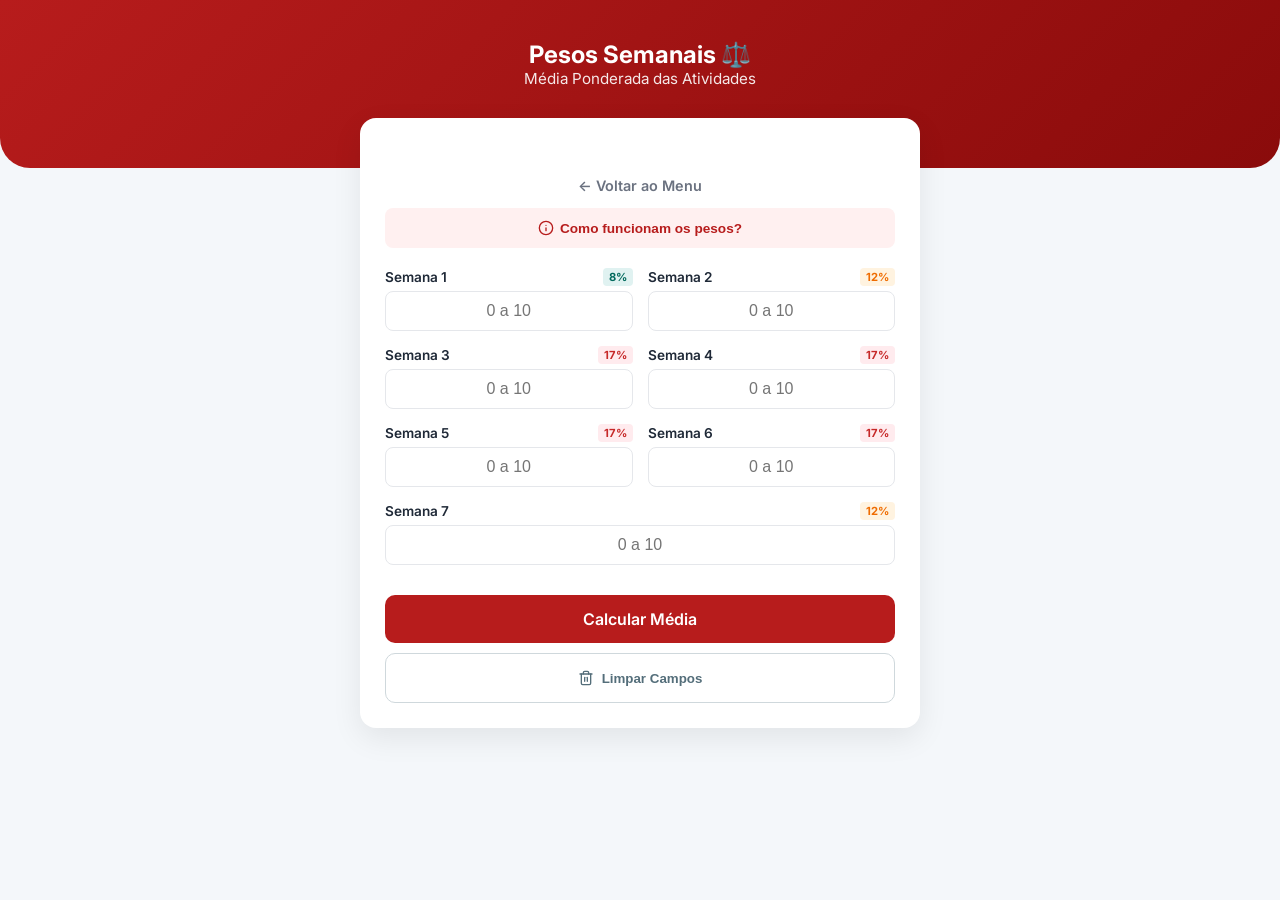
<file: UniPWA/porcentagemsemanas.html>
<!DOCTYPE html>
<html lang="pt-br">
<head>
    <meta charset="UTF-8">
    <meta name="viewport" content="width=device-width, initial-scale=1.0">
    
    <meta http-equiv="Cache-Control" content="no-cache, no-store, must-revalidate" />
    <meta http-equiv="Pragma" content="no-cache" />
    <meta http-equiv="Expires" content="0" />
    
    <title>Pesos Semanais - Univesp | Calculadora</title>
    <meta name="description" content="Calculadora de média ponderada das atividades semanais da Univesp (Pesos 8%, 12% e 17%). Saiba sua nota exata no AVA.">
    <meta name="keywords" content="Univesp, Pesos Semanas, Calculadora AVA, Média Ponderada, Semana 1 a 7, Notas Atividades Univesp">
    <meta name="author" content="Estudante Univesp">
    <meta name="robots" content="index, follow">
    <link rel="canonical" href="https://univespcalculadora.netlify.app/porcentagemsemanas.html">

    <link rel="icon" type="image/webp" href="Univesplogo.webp">
    <link rel="manifest" href="manifest.json">
    <meta name="theme-color" content="#b71c1c">

    <meta property="og:type" content="website">
    <meta property="og:url" content="https://univespcalculadora.netlify.app/porcentagemsemanas.html">
    <meta property="og:title" content="Calculadora de Pesos Semanais - Univesp">
    <meta property="og:description" content="Descubra sua nota real das atividades considerando os pesos difíceis (17%) e fáceis (8%).">
    <meta property="og:image" content="https://univespcalculadora.netlify.app/Univesplogo.webp">

    <meta name="twitter:card" content="summary_large_image">
    <meta name="twitter:url" content="https://univespcalculadora.netlify.app/porcentagemsemanas.html">
    <meta name="twitter:title" content="Calculadora de Pesos Semanais - Univesp">
    <meta name="twitter:description" content="Descubra sua nota real das atividades considerando os pesos difíceis (17%) e fáceis (8%). Simulador de notas do AVA.">
    <meta name="twitter:image" content="https://univespcalculadora.netlify.app/Univesplogo.webp">

    <link rel="preconnect" href="https://fonts.googleapis.com">
    <link href="https://fonts.googleapis.com/css2?family=Inter:wght@400;500;600&family=Poppins:wght@500;600;700&display=swap" rel="stylesheet">

    <script src="lucide.js"></script>
    
    <link rel="stylesheet" href="style.css">

    <style>
        /* Estilos Específicos para a Grid de Semanas */
        
        .weeks-grid {
            display: grid;
            grid-template-columns: 1fr 1fr; /* Duas colunas */
            gap: 15px;
            margin-bottom: 20px;
            text-align: left;
        }

        /* Em telas muito pequenas, vira 1 coluna */
        @media (max-width: 400px) {
            .weeks-grid { grid-template-columns: 1fr; }
        }

        .input-week-group label {
            display: flex;
            justify-content: space-between;
            align-items: center;
            font-size: 0.85rem;
            margin-bottom: 5px;
            font-weight: 600;
            color: var(--text-main);
        }

        /* Badges de Peso */
        .badge-weight {
            font-size: 0.7rem;
            padding: 2px 6px;
            border-radius: 4px;
            font-weight: 700;
        }
        .w-low { background: #e0f2f1; color: #00695c; } /* 8% - Leve */
        .w-mid { background: #fff3e0; color: #ef6c00; } /* 12% - Médio */
        .w-high { background: #ffebee; color: #c62828; } /* 17% - Pesado */

        /* Inputs menores para caber na grid */
        .input-week-group input {
            width: 100%;
            padding: 10px;
            border: 1px solid #e5e7eb;
            border-radius: 8px;
            font-size: 1rem;
            text-align: center;
            transition: border 0.2s;
        }
        .input-week-group input:focus { border-color: var(--primary); outline: none; }

        /* Botão de Limpar */
        .btn-clear {
            background: white; border: 1px solid #cfd8dc; color: #546e7a;
            width: 100%; padding: 12px; border-radius: 10px; font-weight: 600; cursor: pointer;
            margin-top: 10px; display: flex; align-items: center; justify-content: center; gap: 8px;
        }

        /* Explicação (Accordion) */
        #explain-box {
            display: none;
            background: #f8fafc;
            border: 1px solid #e2e8f0;
            border-radius: 10px;
            padding: 15px;
            margin-top: 20px;
            text-align: left;
            font-size: 0.85rem;
            color: var(--text-muted);
            animation: fadeIn 0.3s;
        }

        .toggle-link {
            background: none; border: none; color: var(--primary); 
            font-size: 0.85rem; font-weight: 600; cursor: pointer; 
            margin-top: 15px; text-decoration: underline;
        }

        /* Resultado */
        .result-highlight {
            font-size: 1.2rem;
            color: var(--primary);
            font-weight: 700;
        }
    </style>

    <script type="application/ld+json">
    {
      "@context": "https://schema.org",
      "@type": "WebApplication",
      "name": "Calculadora Pesos Semanais Univesp",
      "url": "https://univespcalculadora.netlify.app/porcentagemsemanas.html",
      "description": "Ferramenta para cálculo da média das atividades semanais com pesos variáveis (8%, 12%, 17%) para alunos da Univesp.",
      "applicationCategory": "EducationalApplication",
      "operatingSystem": "All",
      "author": { "@type": "Person", "name": "Estudante Univesp" },
      "offers": {
        "@type": "Offer",
        "price": "0",
        "priceCurrency": "BRL"
      }
    }
    </script>

    <script>
      window.OneSignalDeferred = window.OneSignalDeferred || [];
      OneSignalDeferred.push(function(OneSignal) {
        OneSignal.init({
          appId: "c322be8d-cbcd-40a0-b928-5b3fff29e3ed",
          notifyButton: {
            enable: true,
            size: 'medium',
            theme: 'default',
            position: 'bottom-right',
            showCredit: false,
            text: {
                'tip.state.unsubscribed': 'Receber lembretes de prazos',
                'tip.state.subscribed': 'Você está inscrito nos lembretes',
                'tip.state.blocked': 'Você bloqueou as notificações',
                'message.action.subscribed': 'Obrigado por se inscrever!',
                'message.action.resubscribed': 'Você está inscrito novamente.',
                'message.action.unsubscribed': 'Você não receberá mais lembretes.',
                'dialog.main.title': 'Gerenciar Notificações',
                'dialog.main.button.subscribe': 'INSCREVER',
                'dialog.main.button.unsubscribe': 'SAIR',
                'dialog.blocked.title': 'Desbloquear Notificações',
                'dialog.blocked.message': 'Siga as instruções para permitir as notificações.'
            }
          },
          allowLocalhostAsSecureOrigin: true,
        });
      });
    </script>

    <script async src="https://www.googletagmanager.com/gtag/js?id=G-JT80KW5HKK"></script>
    <script>
      window.dataLayer = window.dataLayer || [];
      function gtag(){dataLayer.push(arguments);}
      gtag('js', new Date());

      gtag('config', 'G-JT80KW5HKK');

      window.addEventListener('appinstalled', () => {
        gtag('event', 'pwa_install', { 
            'event_category': 'App', 
            'event_label': 'Instalacao_Sucesso',
            'value': 1
        });
      });
    </script>

</head>
<body>

    <h1 style="position: absolute; width: 1px; height: 1px; padding: 0; margin: -1px; overflow: hidden; clip: rect(0, 0, 0, 0); border: 0;">Calculadora de Pesos Semanais Univesp: Média do AVA (8%, 12%, 17%)</h1>

    <header>
        <h2 style="margin: 0; font-size: 1.5rem;">Pesos Semanais ⚖️</h2>
        <p>Média Ponderada das Atividades</p>
    </header>

    <div class="container">
        <div class="calc-container">
            <button onclick="window.location.href='index.html'" class="btn-back" aria-label="Voltar para a página inicial">← Voltar ao Menu</button>

            <button onclick="toggleExplain()" class="btn-help-link" style="width:100%; justify-content:center; margin-bottom: 20px;" aria-expanded="false" aria-controls="explain-box" aria-label="Entender como funcionam os pesos das semanas">
                <i data-lucide="info" width="16"></i>
                Como funcionam os pesos?
            </button>
            
            <div id="explain-box" role="region" aria-live="polite">
                <img src="cadasemana.webp" alt="Tabela demonstrativa dos pesos semanais da Univesp" style="width:100%; border-radius:8px; margin-bottom:10px; border:1px solid #eee;">
                
                <p><strong>Nem todas as semanas valem a mesma nota.</strong></p>
                <ul style="margin-left: 20px; margin-top: 5px;">
                    <li>Semanas 3, 4, 5 e 6 são mais difíceis e valem <strong>17%</strong> cada.</li>
                    <li>Semanas 2 e 7 valem <strong>12%</strong>.</li>
                    <li>Semana 1 vale apenas <strong>8%</strong>.</li>
                </ul>
                <p style="margin-top:10px;">A soma total vale 10,0 na média de atividades, que corresponde a <strong>40% da Nota Final</strong> da disciplina.</p>
            </div>

            <div class="weeks-grid">
                
                <div class="input-week-group">
                    <label for="s1">Semana 1 <span class="badge-weight w-low">8%</span></label>
                    <input type="text" id="s1" placeholder="0 a 10" inputmode="decimal" aria-label="Insira a nota da Semana 1">
                </div>

                <div class="input-week-group">
                    <label for="s2">Semana 2 <span class="badge-weight w-mid">12%</span></label>
                    <input type="text" id="s2" placeholder="0 a 10" inputmode="decimal" aria-label="Insira a nota da Semana 2">
                </div>

                <div class="input-week-group">
                    <label for="s3">Semana 3 <span class="badge-weight w-high">17%</span></label>
                    <input type="text" id="s3" placeholder="0 a 10" inputmode="decimal" aria-label="Insira a nota da Semana 3">
                </div>

                <div class="input-week-group">
                    <label for="s4">Semana 4 <span class="badge-weight w-high">17%</span></label>
                    <input type="text" id="s4" placeholder="0 a 10" inputmode="decimal" aria-label="Insira a nota da Semana 4">
                </div>

                <div class="input-week-group">
                    <label for="s5">Semana 5 <span class="badge-weight w-high">17%</span></label>
                    <input type="text" id="s5" placeholder="0 a 10" inputmode="decimal" aria-label="Insira a nota da Semana 5">
                </div>

                <div class="input-week-group">
                    <label for="s6">Semana 6 <span class="badge-weight w-high">17%</span></label>
                    <input type="text" id="s6" placeholder="0 a 10" inputmode="decimal" aria-label="Insira a nota da Semana 6">
                </div>

                <div class="input-week-group" style="grid-column: 1 / -1;">
                    <label for="s7">Semana 7 <span class="badge-weight w-mid">12%</span></label>
                    <input type="text" id="s7" placeholder="0 a 10" inputmode="decimal" aria-label="Insira a nota da Semana 7">
                </div>

            </div>

            <button onclick="calcularSemanas()" class="btn-calc" aria-label="Calcular a média ponderada de todas as semanas">Calcular Média</button>
            
            <div id="resultado" aria-live="polite"></div>

            <button onclick="limparSemanas()" class="btn-clear" aria-label="Limpar todos os campos preenchidos">
                <i data-lucide="trash-2" width="16"></i> Limpar Campos
            </button>

        </div>
    </div>

    <script>

        lucide.createIcons();

        function toggleExplain() {
            const box = document.getElementById('explain-box');
            const btnHelp = document.querySelector('.btn-help-link');
            
            if(box.style.display === 'block') {
                box.style.display = 'none';
                btnHelp.setAttribute('aria-expanded', 'false');
            } else {
                box.style.display = 'block';
                btnHelp.setAttribute('aria-expanded', 'true');
            }
        }

        function lerNota(id) {
            let val = document.getElementById(id).value;
            if (val === "") return 0; // Assume 0 se vazio
            // Substitui vírgula por ponto
            return parseFloat(val.replace(',', '.'));
        }

        function calcularSemanas() {
            // Verifica se tem algo digitado em pelo menos um campo para evitar calcular tudo zero sem querer
            let algumValor = false;
            for(let i=1; i<=7; i++) {
                if(document.getElementById('s'+i).value !== "") algumValor = true;
            }

            let s1 = lerNota('s1');
            let s2 = lerNota('s2');
            let s3 = lerNota('s3');
            let s4 = lerNota('s4');
            let s5 = lerNota('s5');
            let s6 = lerNota('s6');
            let s7 = lerNota('s7');

            const notas = [s1, s2, s3, s4, s5, s6, s7];
            
            // Validação
            if (notas.some(n => n < 0 || n > 10 || isNaN(n))) {
                const res = document.getElementById('resultado');
                res.style.display = 'block';
                res.className = 'reprovado';
                res.innerHTML = "Por favor, insira apenas notas válidas entre 0 e 10.";
                return;
            }

            // Cálculo Ponderado
            // Pesos: 8, 12, 17, 17, 17, 17, 12
            let mediaAtiv = (s1 * 0.08) + (s2 * 0.12) + (s3 * 0.17) + (s4 * 0.17) + (s5 * 0.17) + (s6 * 0.17) + (s7 * 0.12);
            
            // Quanto isso vale na média final (Máximo 4.0)
            let pontosNaMedia = mediaAtiv * 0.4;

            const res = document.getElementById('resultado');
            res.style.display = 'block';
            res.className = 'aprovado'; // Usa estilo verde suave
            
            // Ajuste visual se for zero
            if (!algumValor) {
                res.className = '';
                res.style.background = "#fff3e0";
                res.style.border = "1px solid #ffe0b2";
                res.style.color = "#e65100";
                res.innerHTML = "Preencha as notas para calcular.";
                return;
            }

            res.innerHTML = `
                Média das Atividades: <span class="result-highlight">${mediaAtiv.toFixed(2)}</span> / 10
                <hr style="margin: 10px 0; border:0; border-top:1px solid rgba(0,0,0,0.1);">
                Pontos garantidos na Média Final:
                <br><strong style="font-size:1.3rem;">${pontosNaMedia.toFixed(2)}</strong> <small>(de 4.0)</small>
            `;
        }

        function limparSemanas() {
            for(let i=1; i<=7; i++) {
                document.getElementById('s'+i).value = '';
            }
            document.getElementById('resultado').style.display = 'none';
        }
    </script>

</body>
</html>
</file>
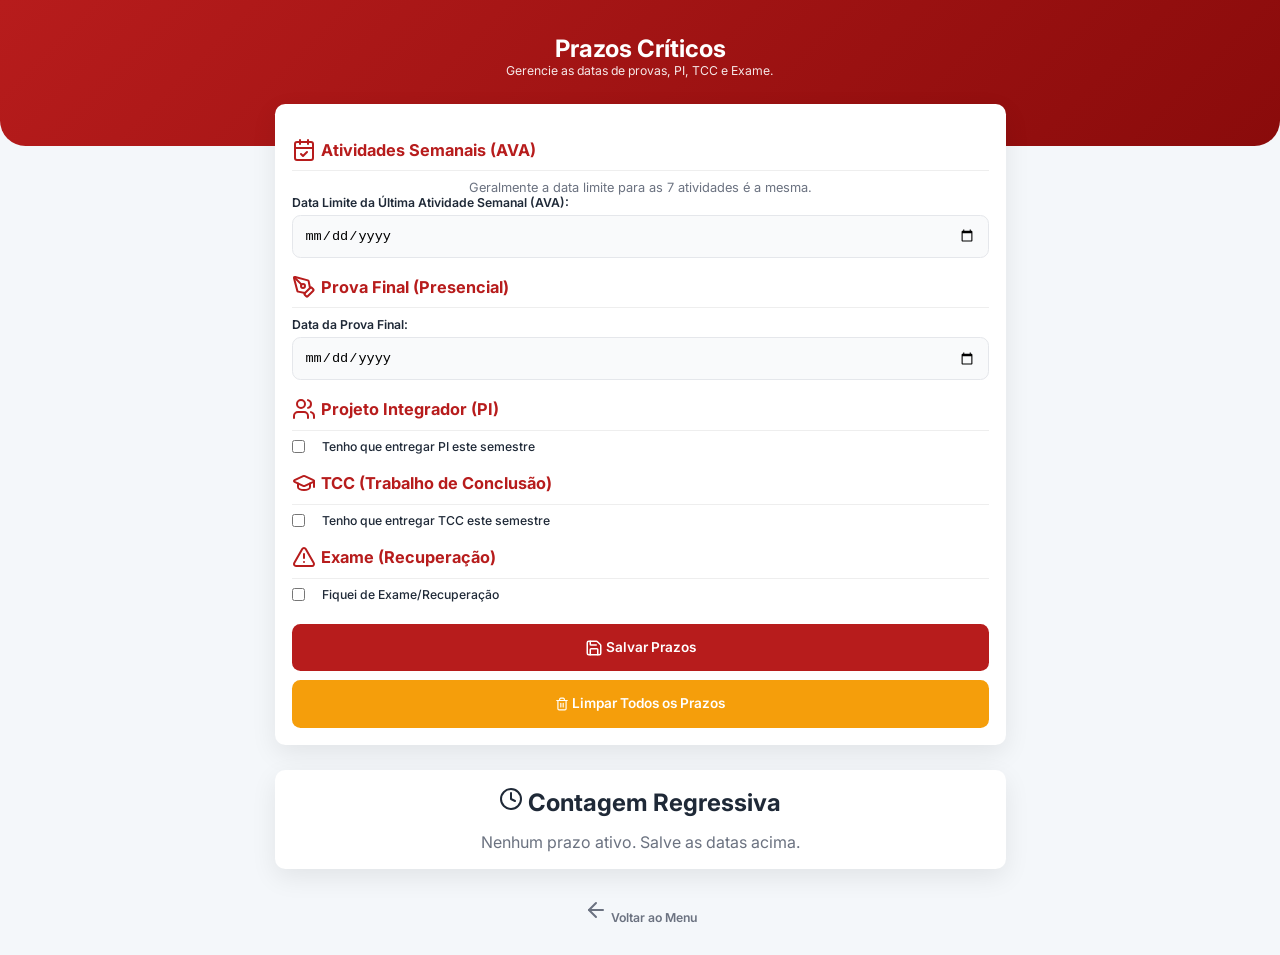
<file: UniPWA/prazo-final-de-entrega-univesp-alarme-atividades.html>
<!DOCTYPE html>
<html lang="pt-br">
<head>
    <meta charset="UTF-8">
    <meta name="viewport" content="width=device-width, initial-scale=1.0">
    <meta http-equiv="Cache-Control" content="no-cache, no-store, must-revalidate" />
    <meta http-equiv="Pragma" content="no-cache" />
    <meta http-equiv="Expires" content="0" />
    
    <title>Prazos Críticos - Dashboard do Aluno | Univesp</title>
    <meta name="description" content="Dashboard não oficial para alunos da Univesp. Gerencie e acompanhe prazos de Atividades AVA, Prova Final, PI, TCC e Exame com contagem regressiva em tempo real.">
    <meta name="keywords" content="Univesp, Prazos Univesp, Calendário Univesp, Prova Final, Projeto Integrador PI, TCC Univesp, Exame Univesp, Contagem Regressiva, Dashboard Acadêmico, Calculadora Univesp">
    <meta name="author" content="Estudante Univesp">
    <meta name="robots" content="index, follow">
    
    <link rel="icon" type="image/webp" href="Univesplogo.webp">
    <link rel="apple-touch-icon" href="Univesplogo.webp">
    <meta name="theme-color" content="#b71c1c">

    <link rel="canonical" href="https://univespcalculadora.netlify.app/prazo-final-de-entrega-univesp-alarme-atividades.html">

    <meta property="og:type" content="website">
    <meta property="og:url" content="https://univespcalculadora.netlify.app/prazo-final-de-entrega-univesp-alarme-atividades.html">
    <meta property="og:title" content="Dashboard de Prazos Críticos Univesp">
    <meta property="og:description" content="Nunca perca um prazo acadêmico! Calendário personalizado e contagem regressiva para todas as entregas importantes do semestre (AVA, Provas, TCC).">
    <meta property="og:image" content="https://univespcalculadora.netlify.app/Univesplogo.webp">
    <meta property="og:locale" content="pt_BR">
    <meta property="og:site_name" content="Calculadora Univesp Não Oficial">

    <meta name="twitter:card" content="summary_large_image">
    <meta name="twitter:title" content="Prazos Críticos Univesp - Não Oficial">
    <meta name="twitter:description" content="Gerencie em tempo real as datas e prazos de AVA, Provas, PI, TCC e Exames da Univesp.">
    <meta name="twitter:image" content="https://univespcalculadora.netlify.app/Univesplogo.webp">

    <link href="https://fonts.googleapis.com/css2?family=Inter:wght@400;600;700&display=swap" rel="stylesheet">
    <script src="lucide.js"></script>
    <link rel="stylesheet" href="main.css"> 
    
    <style>
        /* Estilos específicos para o Dashboard de Prazos */
        
        .prazos-form h2 { 
            font-size: 1.02rem; /* 1.2rem - 15% */
            color: var(--primary);
            margin-top: 17px; /* 20px - 15% */
            margin-bottom: 8.5px; /* 10px - 15% */
            border-bottom: 1px solid #eee;
            padding-bottom: 8.5px;
            display: flex;
            align-items: center;
            gap: 5px;
        }

        .input-group-date { 
            margin-bottom: 12.75px; /* 15px - 15% */ 
            text-align: left;
        }
        .input-group-date label { 
            display: block; 
            font-weight: 600; 
            margin-bottom: 5.1px; 
            font-size: 0.765rem; 
            color: var(--text-main); 
        }
        .input-group-date input[type="date"] {
            width: 100%; 
            padding: 11.9px; /* 14px - 15% */ 
            border: 1px solid #e5e7eb; 
            border-radius: 8.5px; 
            font-size: 13.6px; 
            background-color: #f9fafb;
        }

        /* Seção de Timer e Alerta */
        #prazos-list { 
            margin-top: 25.5px; /* 30px - 15% */
        }
        .prazos-item {
            background-color: #f9fafb;
            border: 1px solid #eee;
            padding: 17px; /* 20px - 15% */
            border-radius: var(--radius);
            margin-bottom: 12.75px; /* 15px - 15% */
            text-align: left;
            box-shadow: var(--shadow-sm);
        }

        .prazos-item h3 {
            font-size: 0.85rem; /* 1rem - 15% */
            margin: 0;
            color: var(--text-main);
            display: flex;
            justify-content: space-between;
            align-items: center;
        }
        
        .timer-display {
            font-size: 1.275rem; /* 1.5rem - 15% */
            font-weight: 700;
            color: #10b981; /* Verde Sucesso */
            margin-top: 5px;
            display: block;
        }

        .timer-display.expirado {
            color: var(--error-text);
            font-size: 1.02rem;
        }

        .timer-display.perigo {
            color: #f59e0b; /* Amarelo Perigo */
        }
        
        .timer-display small {
            font-size: 0.68rem; /* 0.8rem - 15% */
            font-weight: 400;
            color: var(--text-muted);
        }

        .info-data {
            font-size: 0.8rem;
            color: var(--text-muted);
        }

        /* Estilo para Radio/Checkbox personalizado */
        .radio-group { 
            display: flex; 
            gap: 17px; 
            margin-bottom: 12.75px; /* 15px - 15% */
        }
        .radio-group label { 
            display: flex; 
            align-items: center; 
            font-weight: 500;
            font-size: 0.765rem;
            cursor: pointer;
        }

    </style>

    <script type="application/ld+json">
    {
      "@context": "https://schema.org",
      "@type": "WebApplication",
      "name": "Dashboard de Prazos Críticos Univesp",
      "url": "https://univespcalculadora.netlify.app/prazo-final-de-entrega-univesp-alarme-atividades.html",
      "description": "Ferramenta essencial e não oficial para alunos da Univesp acompanharem prazos de provas, PI, TCC e Exame com contagem regressiva e alertas.",
      "applicationCategory": "EducationalApplication",
      "operatingSystem": "All",
      "browserRequirements": "Requires JavaScript",
      "offers": {
        "@type": "Offer",
        "price": "0",
        "priceCurrency": "BRL"
      },
      "author": {
        "@type": "Person",
        "name": "Estudante Univesp"
      },
      "featureList": [
        "Contagem regressiva em tempo real",
        "Gestão de prazos de AVA e Provas",
        "Controle de entrega de PI e TCC",
        "Alerta para Exame (Recuperação)"
      ]
    }
    </script>

    <script src="https://cdn.onesignal.com/sdks/web/v16/OneSignalSDK.page.js" defer></script>
    <script>
      window.OneSignalDeferred = window.OneSignalDeferred || [];
      OneSignalDeferred.push(function(OneSignal) {
        OneSignal.init({
          appId: "c322be8d-cbcd-40a0-b928-5b3fff29e3ed",
          notifyButton: {
            enable: true,
            size: 'medium',
            theme: 'default',
            position: 'bottom-right',
            showCredit: false,
            text: {
                'tip.state.unsubscribed': 'Receber lembretes de prazos',
                'tip.state.subscribed': 'Você está inscrito nos lembretes',
                'tip.state.blocked': 'Você bloqueou as notificações',
                'message.action.subscribed': 'Obrigado por se inscrever!',
                'message.action.resubscribed': 'Você está inscrito novamente.',
                'message.action.unsubscribed': 'Você não receberá mais lembretes.',
                'dialog.main.title': 'Gerenciar Notificações',
                'dialog.main.button.subscribe': 'INSCREVER',
                'dialog.main.button.unsubscribe': 'SAIR',
                'dialog.blocked.title': 'Desbloquear Notificações',
                'dialog.blocked.message': 'Siga as instruções para permitir as notificações.'
            }
          },
          allowLocalhostAsSecureOrigin: true,
        });
      });
    </script>

    <script async src="https://www.googletagmanager.com/gtag/js?id=G-JT80KW5HKK"></script>
    <script>
      window.dataLayer = window.dataLayer || [];
      function gtag(){dataLayer.push(arguments);}
      gtag('js', new Date());

      gtag('config', 'G-JT80KW5HKK');

      window.addEventListener('appinstalled', () => {
        gtag('event', 'pwa_install', { 
            'event_category': 'App', 
            'event_label': 'Instalacao_Sucesso',
            'value': 1
        });
      });
    </script>

</head>

<body>
    <h1 style="position: absolute; width: 1px; height: 1px; padding: 0; margin: -1px; overflow: hidden; clip: rect(0, 0, 0, 0); border: 0;">Calendário e Prazos Univesp: Contagem Regressiva para Provas, AVA, PI e TCC</h1>

    <header>
        <h2 style="margin: 0; font-size: 1.5rem;">Prazos Críticos</h2>
        <p>Gerencie as datas de provas, PI, TCC e Exame.</p>
    </header>

    <div class="container">
        <div class="calc-container prazos-form">
            
            <h2 id="section-atividade"><i data-lucide="calendar-check"></i> Atividades Semanais (AVA)</h2>
            <p class="info-data">Geralmente a data limite para as 7 atividades é a mesma.</p>
            <div class="input-group-date">
                <label for="date-ava">Data Limite da Última Atividade Semanal (AVA):</label>
                <input type="date" id="date-ava" aria-label="Definir data limite para as atividades do AVA">
            </div>

            <h2 id="section-prova"><i data-lucide="pen-tool"></i> Prova Final (Presencial)</h2>
            <div class="input-group-date">
                <label for="date-prova">Data da Prova Final:</label>
                <input type="date" id="date-prova" aria-label="Definir data da prova final presencial">
            </div>

            <h2 id="section-pi"><i data-lucide="users"></i> Projeto Integrador (PI)</h2>
            <div class="radio-group">
                <input type="checkbox" id="check-pi" onchange="togglePiDate()" aria-label="Marcar se possui Projeto Integrador neste semestre">
                <label for="check-pi">Tenho que entregar PI este semestre</label>
            </div>
            <div class="input-group-date" id="group-pi-date" style="display: none;">
                <label for="date-pi">Data de Entrega Final do PI:</label>
                <input type="date" id="date-pi" aria-label="Definir data limite de entrega do Projeto Integrador">
            </div>

            <h2 id="section-tcc"><i data-lucide="graduation-cap"></i> TCC (Trabalho de Conclusão)</h2>
            <div class="radio-group">
                <input type="checkbox" id="check-tcc" onchange="toggleTccDate()" aria-label="Marcar se possui entrega de TCC neste semestre">
                <label for="check-tcc">Tenho que entregar TCC este semestre</label>
            </div>
            <div class="input-group-date" id="group-tcc-date" style="display: none;">
                <label for="date-tcc">Data de Entrega Final do TCC:</label>
                <input type="date" id="date-tcc" aria-label="Definir data limite de entrega do TCC">
            </div>

            <h2 id="section-exame"><i data-lucide="alert-triangle"></i> Exame (Recuperação)</h2>
            <div class="radio-group">
                <input type="checkbox" id="check-exame" onchange="toggleExameDate()" aria-label="Marcar se ficou de exame ou recuperação">
                <label for="check-exame">Fiquei de Exame/Recuperação</label>
            </div>
            <div class="input-group-date" id="group-exame-date" style="display: none;">
                <label for="date-exame">Data da Prova de Exame:</label>
                <input type="date" id="date-exame" aria-label="Definir data da prova de exame ou recuperação">
            </div>
            
            <button class="btn-calc" onclick="savePrazos()" aria-label="Salvar prazos e iniciar contagem regressiva">
                <i data-lucide="save" style="width: 18px; vertical-align: middle;"></i> Salvar Prazos
            </button>
            <button class="btn-simular" onclick="clearPrazos()" style="background-color: #f59e0b; color: white;" aria-label="Limpar todos os prazos salvos no dashboard">
                <i data-lucide="trash-2" style="width: 14px; vertical-align: middle;"></i> Limpar Todos os Prazos
            </button>
        </div>

        <div id="prazos-list" class="calc-container" aria-live="polite">
            <h2 style="margin-top: 0; margin-bottom: 15px;"><i data-lucide="clock"></i> Contagem Regressiva</h2>
            <div id="countdown-container">
                <p style="text-align: center; color: var(--text-muted);">
                    Salve os prazos acima para iniciar a contagem.
                </p>
            </div>
        </div>
        
        <button class="btn-back" onclick="window.location.href='index.html'" aria-label="Voltar para a página de menu principal">
            <i data-lucide="arrow-left"></i> Voltar ao Menu
        </button>
    </div>

    <script>
        const PRAZOS_KEY = 'univesp_prazos_criticos_v1';
        let prazos = {};
        let intervalId;

        // Lista de campos críticos (ID do input e Label)
        const CRITICAL_DATES = [
            { id: 'date-ava', name: 'Atividades Semanais (AVA)', type: 'date', check: null, icon: 'calendar-check' },
            { id: 'date-prova', name: 'Prova Final Presencial', type: 'date', check: null, icon: 'pen-tool' },
            { id: 'date-pi', name: 'Projeto Integrador (PI)', type: 'date', check: 'check-pi', icon: 'users' },
            { id: 'date-tcc', name: 'TCC (Trabalho de Conclusão)', type: 'date', check: 'check-tcc', icon: 'graduation-cap' },
            { id: 'date-exame', name: 'Exame/Recuperação', type: 'date', check: 'check-exame', icon: 'alert-triangle' }
        ];

        document.addEventListener("DOMContentLoaded", () => {
            if (typeof lucide !== 'undefined') {
                lucide.createIcons();
            }
            loadPrazos();
        });

        function loadPrazos() {
            const stored = localStorage.getItem(PRAZOS_KEY);
            if (stored) {
                try {
                    prazos = JSON.parse(stored);
                } catch (e) {
                    console.error("Erro ao carregar prazos", e);
                    prazos = {};
                }
            }
            // Renderiza o formulário com os dados salvos
            fillForm();
            // Inicia o timer
            startCountdownTimer();
        }

        function saveData() {
            localStorage.setItem(PRAZOS_KEY, JSON.stringify(prazos));
        }

        function fillForm() {
            // Preenche os campos de data e os checkboxes
            CRITICAL_DATES.forEach(item => {
                const dateInput = document.getElementById(item.id);
                if (dateInput) {
                    dateInput.value = prazos[item.id] || '';
                }
                
                const checkInput = document.getElementById(item.check);
                if (checkInput) {
                    checkInput.checked = prazos[item.check] === true;
                    // Força a exibição/ocultação do campo de data
                    if (item.check === 'check-pi') togglePiDate(false);
                    if (item.check === 'check-tcc') toggleTccDate(false);
                    if (item.check === 'check-exame') toggleExameDate(false);
                }
            });
        }

        function togglePiDate(save=true) {
            const isChecked = document.getElementById('check-pi').checked;
            document.getElementById('group-pi-date').style.display = isChecked ? 'block' : 'none';
            if (save) saveCheckState('check-pi', isChecked);
        }

        function toggleTccDate(save=true) {
            const isChecked = document.getElementById('check-tcc').checked;
            document.getElementById('group-tcc-date').style.display = isChecked ? 'block' : 'none';
            if (save) saveCheckState('check-tcc', isChecked);
        }

        function toggleExameDate(save=true) {
            const isChecked = document.getElementById('check-exame').checked;
            document.getElementById('group-exame-date').style.display = isChecked ? 'block' : 'none';
            if (save) saveCheckState('check-exame', isChecked);
        }
        
        function saveCheckState(id, isChecked) {
            prazos[id] = isChecked;
        }

        function savePrazos() {
            // Salva todas as datas e estados dos checkboxes
            CRITICAL_DATES.forEach(item => {
                const dateInput = document.getElementById(item.id);
                if (dateInput) {
                    prazos[item.id] = dateInput.value;
                }
                const checkInput = document.getElementById(item.check);
                if (checkInput) {
                    prazos[item.check] = checkInput.checked;
                }
            });

            saveData();
            alert("Prazos salvos com sucesso!");
            startCountdownTimer(); // Reinicia o timer com os novos dados
        }

        function clearPrazos() {
            if(confirm("Tem certeza? Isso apagará todos os prazos salvos.")) {
                localStorage.removeItem(PRAZOS_KEY);
                prazos = {};
                location.reload();
            }
        }

        // --- LÓGICA DO TIMER ---

        function formatCountdown(targetDate) {
            // Tenta pegar a data às 23:59:59 para dar o dia inteiro
            const target = new Date(targetDate + 'T23:59:59'); 
            const now = new Date();
            const diff = target - now;

            if (diff <= 0) {
                return { text: "Prazo Expirado", class: "expirado" };
            }

            const days = Math.floor(diff / (1000 * 60 * 60 * 24));
            const hours = Math.floor((diff % (1000 * 60 * 60 * 24)) / (1000 * 60 * 60));
            const minutes = Math.floor((diff % (1000 * 60 * 60)) / (1000 * 60));
            const seconds = Math.floor((diff % (1000 * 60)) / 1000);

            let text = "";
            let cssClass = "";

            if (days > 7) {
                 text = `${days} dias restantes.`;
            } else if (days > 0) {
                text = `${days}d ${hours}h ${minutes}m`;
                cssClass = "perigo";
            } else { // Menos de 24h
                text = `${hours}h ${minutes}m ${seconds}s`;
                cssClass = "expirado"; // Usa 'expirado' como ALERTA DE HORA
            }
            
            const dateDisplay = new Date(targetDate + 'T00:00:00').toLocaleDateString('pt-BR', { day: '2-digit', month: '2-digit', year: 'numeric' });

            return { text: text, class: cssClass, fullDate: dateDisplay };
        }

        function renderCountdown() {
            const container = document.getElementById('countdown-container');
            container.innerHTML = '';
            
            const activePrazos = [];

            CRITICAL_DATES.forEach(item => {
                const hasDate = !!prazos[item.id];
                const isChecked = item.check ? prazos[item.check] === true : true; // Sem checkbox é sempre ativo
                
                if (hasDate && isChecked) {
                    activePrazos.push({
                        ...item,
                        targetDate: prazos[item.id]
                    });
                }
            });
            
            if (activePrazos.length === 0) {
                container.innerHTML = '<p style="text-align: center; color: var(--text-muted);">Nenhum prazo ativo. Salve as datas acima.</p>';
                return;
            }

            // Ordena pelo mais próximo
            activePrazos.sort((a, b) => new Date(a.targetDate) - new Date(b.targetDate));
            
            activePrazos.forEach(item => {
                const countdown = formatCountdown(item.targetDate);
                
                const div = document.createElement('div');
                div.className = 'prazos-item';
                div.innerHTML = `
                    <h3>
                        <i data-lucide="${item.icon}" style="width: 18px; vertical-align: middle; margin-right: 5px;"></i>
                        ${item.name}
                        <small style="font-weight: 500;">Data: ${countdown.fullDate}</small>
                    </h3>
                    <span class="timer-display ${countdown.class}">
                        ${countdown.text}
                    </span>
                `;
                container.appendChild(div);
            });
            
            if (typeof lucide !== 'undefined') {
                lucide.createIcons();
            }
        }
        
        function startCountdownTimer() {
            if(intervalId) clearInterval(intervalId); // Limpa o anterior
            renderCountdown(); // Renderiza imediatamente
            intervalId = setInterval(renderCountdown, 1000); 
        }

    </script>
</body>
</html>
</file>
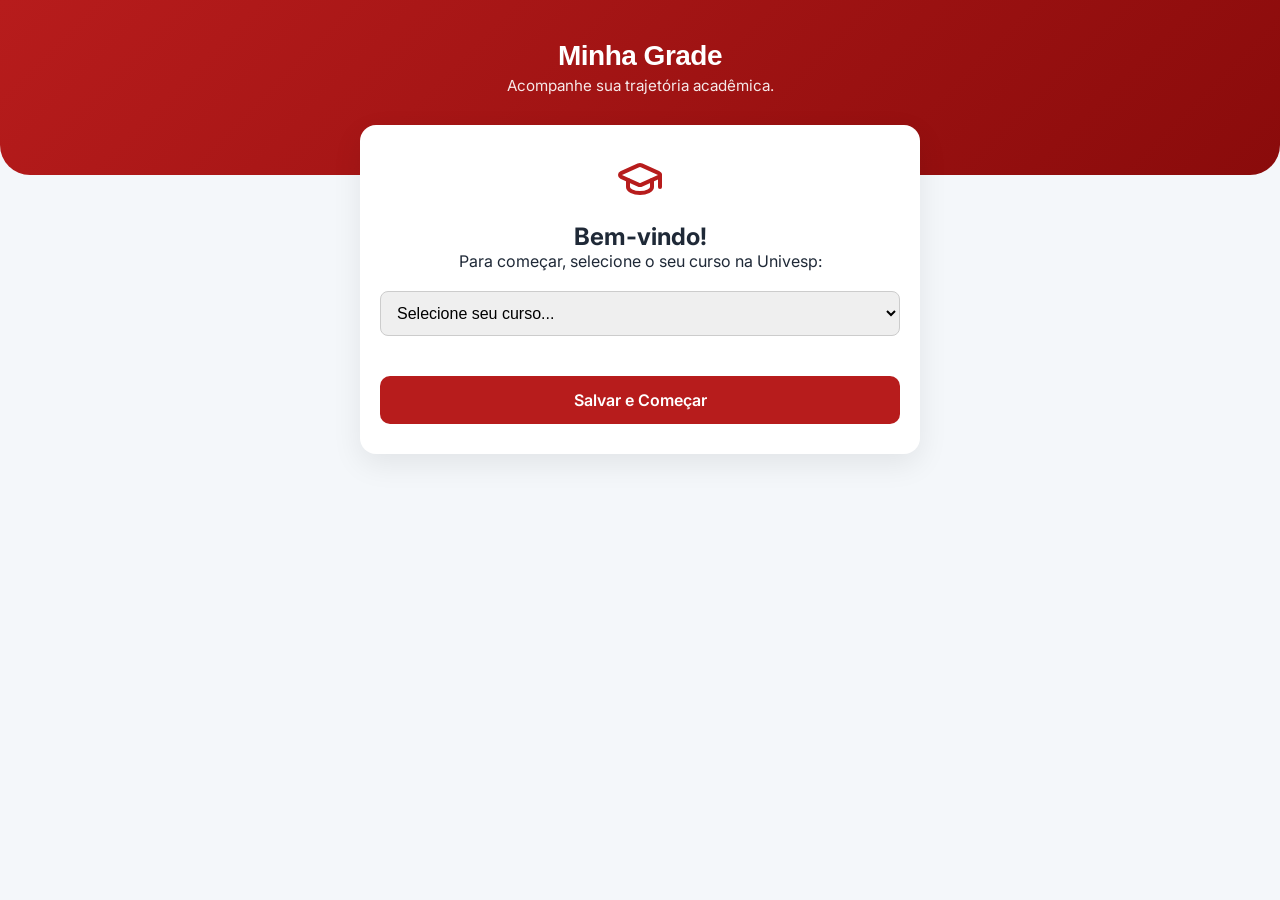
<file: UniPWA/progresso.html>
<!DOCTYPE html>
<html lang="pt-br">
<head>
    <meta charset="UTF-8">
    <meta name="viewport" content="width=device-width, initial-scale=1.0">
    
    <meta http-equiv="Cache-Control" content="no-cache, no-store, must-revalidate" />
    <meta http-equiv="Pragma" content="no-cache" />
    <meta http-equiv="Expires" content="0" />
    
    <title>Minha Grade</title>
    
    <meta name="description" content="Acompanhe sua trajetória na Univesp. Marque matérias aprovadas, visualize sua grade curricular completa e calcule sua porcentagem de conclusão do curso.">
    
    <meta name="keywords" content="Univesp, Grade Curricular, Matriz Curricular, Ciência de Dados, Engenharia de Computação, Pedagogia, Minhas Notas, Progresso Acadêmico, Calculadora Univesp">
    
    <meta name="author" content="Estudante Univesp">
    
    <link rel="icon" type="image/webp" href="Univesplogo.webp">
    <link rel="apple-touch-icon" href="Univesplogo.webp">
    <meta name="theme-color" content="#b71c1c">

    <link rel="canonical" href="https://univespcalculadora.netlify.app/progresso.html">

    <meta property="og:type" content="website">
    <meta property="og:url" content="https://univespcalculadora.netlify.app/progresso.html">
    <meta property="og:title" content="Minha Grade - Acompanhe seu Curso na Univesp">
    <meta property="og:description" content="Gerencie quais matérias você já passou, veja o que falta para se formar e controle suas notas e PIs.">
    <meta property="og:image" content="https://univespcalculadora.netlify.app/Univesplogo.webp">
    <meta property="og:locale" content="pt_BR">
    <meta property="og:site_name" content="Calculadora Univesp Não Oficial">

    <meta name="twitter:card" content="summary">
    <meta name="twitter:title" content="Minha Grade Univesp - Controle de Progresso">
    <meta name="twitter:description" content="Veja quanto falta para se formar. Acompanhe sua matriz curricular dos cursos da Univesp.">
    <meta name="twitter:image" content="https://univespcalculadora.netlify.app/Univesplogo.webp">

    <link href="https://fonts.googleapis.com/css2?family=Inter:wght@400;600;700&display=swap" rel="stylesheet">
    <script src="lucide.js"></script>
    <link rel="stylesheet" href="style.css">

    <style>
        .progress-header { text-align: center; margin-bottom: 20px; }
        .progress-bar-container { background: #e0e0e0; border-radius: 10px; height: 20px; width: 100%; margin: 10px 0; overflow: hidden; }
        .progress-bar { background: var(--primary); height: 100%; width: 0%; transition: width 0.5s ease; }
        .stats-grid { display: grid; grid-template-columns: 1fr 1fr; gap: 10px; margin-bottom: 20px; }
        .stat-card { background: #f9f9f9; padding: 10px; border-radius: 8px; text-align: center; border: 1px solid #eee; }
        .stat-card h4 { font-size: 0.8rem; color: var(--text-muted); }
        .stat-card span { font-size: 1.2rem; font-weight: bold; color: var(--primary); }
        
        .semester-block { margin-bottom: 15px; border: 1px solid #eee; border-radius: 8px; overflow: hidden; }
        .semester-title { background: #f0f0f0; padding: 12px; font-weight: bold; cursor: pointer; display: flex; justify-content: space-between; align-items: center; user-select: none; }
        .semester-content { display: none; padding: 10px; background: #fff; }
        .semester-content.open { display: block; }
        
        .subject-item { display: flex; justify-content: space-between; align-items: center; margin-bottom: 10px; padding-bottom: 10px; border-bottom: 1px solid #f5f5f5; }
        .subject-info { flex: 1; text-align: left; padding-right: 10px; }
        .subject-name { font-size: 0.85rem; font-weight: 600; display: block; line-height: 1.3; }
        .subject-meta { font-size: 0.75rem; color: #666; display: block; margin-top: 4px; }
        .grade-input { width: 65px; padding: 8px; border-radius: 6px; border: 1px solid #ccc; text-align: center; font-weight: bold; }
        .status-badge { font-size: 0.7rem; padding: 2px 6px; border-radius: 4px; margin-left: 5px; display: inline-block; }
        .status-pending { background: #eee; color: #555; }
        .status-ok { background: #d4edda; color: #155724; }
        
        .setup-screen { text-align: center; padding: 30px 20px; }
        .app-screen { display: none; }
        
        select { width: 100%; padding: 12px; border-radius: 8px; border: 1px solid #ccc; margin-bottom: 15px; font-size: 1rem; }
    </style>

    <script type="application/ld+json">
    {
      "@context": "https://schema.org",
      "@type": "WebApplication",
      "name": "Gerenciador de Grade Univesp",
      "url": "https://univespcalculadora.netlify.app/progresso.html",
      "description": "Ferramenta para alunos da Univesp acompanharem o progresso do curso, marcarem matérias aprovadas e visualizarem a matriz curricular.",
      "applicationCategory": "EducationalApplication",
      "operatingSystem": "All",
      "browserRequirements": "Requires JavaScript",
      "offers": {
        "@type": "Offer",
        "price": "0",
        "priceCurrency": "BRL"
      },
      "author": {
        "@type": "Person",
        "name": "Estudante Univesp"
      },
      "featureList": [
        "Acompanhamento de progresso percentual",
        "Matrizes curriculares de 9 cursos da Univesp",
        "Cálculo de PIs restantes",
        "Status de aprovação por matéria"
      ]
    }
    </script>

    <script>
      window.OneSignalDeferred = window.OneSignalDeferred || [];
      OneSignalDeferred.push(function(OneSignal) {
        OneSignal.init({
          appId: "c322be8d-cbcd-40a0-b928-5b3fff29e3ed",
          /* Correção 1C: Removido safari_web_id placeholder */
          notifyButton: {
            enable: true,
            size: 'medium',
            theme: 'default',
            position: 'bottom-right',
            showCredit: false,
            text: {
                'tip.state.unsubscribed': 'Receber lembretes de prazos',
                'tip.state.subscribed': 'Você está inscrito nos lembretes',
                'tip.state.blocked': 'Você bloqueou as notificações',
                'message.action.subscribed': 'Obrigado por se inscrever!',
                'message.action.resubscribed': 'Você está inscrito novamente.',
                'message.action.unsubscribed': 'Você não receberá mais lembretes.',
                'dialog.main.title': 'Gerenciar Notificações',
                'dialog.main.button.subscribe': 'INSCREVER',
                'dialog.main.button.unsubscribe': 'SAIR',
                'dialog.blocked.title': 'Desbloquear Notificações',
                'dialog.blocked.message': 'Siga as instruções para permitir as notificações.'
            }
          },
          allowLocalhostAsSecureOrigin: true,
        });
      });
    </script>

    <script async src="https://www.googletagmanager.com/gtag/js?id=G-JT80KW5HKK"></script>
    <script>
      window.dataLayer = window.dataLayer || [];
      function gtag(){dataLayer.push(arguments);}
      gtag('js', new Date());

      gtag('config', 'G-JT80KW5HKK');

      window.addEventListener('appinstalled', () => {
        gtag('event', 'pwa_install', { 
            'event_category': 'App', 
            'event_label': 'Instalacao_Sucesso',
            'value': 1
        });
      });
    </script>

</head>


<body>

<header>
    <h1>Minha Grade</h1>
    <p>Acompanhe sua trajetória acadêmica.</p>
</header>

<div class="container">
    
    <div id="setup-screen" class="calc-container setup-screen">
        <i data-lucide="graduation-cap" style="width: 48px; height: 48px; color: var(--primary); margin-bottom: 15px;"></i>
        <h2>Bem-vindo!</h2>
        <p style="margin-bottom: 20px;">Para começar, selecione o seu curso na Univesp:</p>
        <div class="input-group">
            <select id="course-select">
                <option value="">Selecione seu curso...</option>
                <optgroup label="Computação">
                    <option value="dados">Bacharelado em Ciência de Dados</option>
                    <option value="bti">Bacharelado em Tecnologia da Informação (BTI)</option>
                    <option value="computacao">Engenharia de Computação</option>
                </optgroup>
                <optgroup label="Negócios e Produção">
                    <option value="adm">Bacharelado em Administração</option>
                    <option value="producao">Engenharia de Produção</option>
                    <option value="processos">Tecnologia em Processos Gerenciais</option>
                </optgroup>
                <optgroup label="Licenciaturas">
                    <option value="pedagogia">Licenciatura em Pedagogia</option>
                    <option value="matematica">Licenciatura em Matemática</option>
                    <option value="letras">Licenciatura em Letras</option>
                </optgroup>
            </select>
        </div>
        <button class="btn-calc" onclick="initializeCourse()">Salvar e Começar</button>
    </div>

    <div id="app-screen" class="app-screen">
        <div class="calc-container">
            <h2 id="course-title" style="font-size: 1.1rem; margin-bottom: 15px; color: var(--primary);"></h2>
            
            <div class="progress-header">
                <div class="progress-bar-container">
                    <div id="main-progress" class="progress-bar"></div>
                </div>
                <p id="progress-text" style="font-weight: bold;">0% Concluído</p>
            </div>

            <div class="stats-grid">
                <div class="stat-card">
                    <h4>PIs Restantes</h4>
                    <span id="pi-stats">-</span>
                </div>
                <div class="stat-card">
                    <h4>TCC</h4>
                    <span id="tcc-stats">-</span>
                </div>
                <div class="stat-card">
                    <h4>Aprovadas</h4>
                    <span id="completed-stats">-</span>
                </div>
                <div class="stat-card">
                    <h4>Faltam</h4>
                    <span id="remaining-stats">-</span>
                </div>
            </div>

            <button class="btn-simular" onclick="resetCourse()" style="background-color: #ef4444; color: white; margin-bottom: 20px; font-size: 0.8rem; padding: 10px;">
                <i data-lucide="refresh-cw" style="width: 14px; vertical-align: middle;"></i> Trocar de Curso / Resetar
            </button>

            <div id="curriculum-container">
                </div>
        </div>
        
        <button class="btn-back" onclick="window.location.href='index.html'">
            <i data-lucide="arrow-left"></i> Voltar ao Menu
        </button>
    </div>
</div>

<script>
   
    const coursesDB = {

        "dados": {
            name: "Bacharelado em Ciência de Dados",
            semesters: [
                { 
                    id: 1, 
                    subjects: [
                        {name:"Pensamento Computacional",ch:80},
                        {name:"Matemática Básica",ch:80},
                        {name:"Leitura e Produção de Textos",ch:80},
                        {name:"Inglês",ch:80},
                        {name:"Ética, Cidadania e Sociedade",ch:40},
                        {name:"Projetos e métodos para a produção do conhecimento",ch:40}
                    ] 
                },
                { 
                    id: 2, 
                    subjects: [
                        {name:"Algoritmos e Programação de Computadores I",ch:80},
                        {name:"Algoritmos e Programação de Computadores II",ch:80},
                        {name:"Cálculo I",ch:80},
                        {name:"Fundamentos Matemáticos para Computação",ch:80},
                        {name:"Introdução a Conceitos de Computação",ch:40},
                        {name:"Fundamentos de Internet e Web",ch:40}
                    ] 
                },
                { 
                    id: 3, 
                    subjects: [
                        {name:"Estruturas de Dados",ch:80},
                        {name:"Programação Orientada a Objetos",ch:40},
                        {name:"Gestão da Inovação e Desenvolvimento de Produtos",ch:40},
                        {name:"Sistemas Computacionais",ch:80},
                        {name:"Estatística e Probabilidade",ch:80},
                        {name:"Formação Profissional em computação",ch:80},
                    ] 
                },
                { 
                    id: 4, 
                    subjects: [
                        {name:"Cálculo II",ch:80},
                        {name:"Desenvolvimento web",ch:80},
                        {name:"Introdução a Ciência de Dados",ch:80},
                        {name:"Banco de Dados",ch:80},
                        {name:"Projeto Integrador I",ch:80,type:"pi"}
                    ] 
                },
                { 
                    id: 5, 
                    subjects: [
                        {name:"Modelagem e Inferência Estatística",ch:80},
                        {name:"Geometria Analítica e Álgebra Linear",ch:80},
                        {name:"Mineração de Dados",ch:80},
                        {name:"Engenharia de Software",ch:80},
                        {name:"Projeto Integrador II",ch:80,type:"pi"}
                    ] 
                },
                { 
                    id: 6, 
                    subjects: [
                        {name:"Computação Escalável",ch:80},
                        {name:"Visualização Computacional",ch:80},
                        {name:"Aprendizado de Máquinas",ch:80},
                        {name:"Infraestrutura para Sistemas de Software",ch:80},
                        {name:"Projeto Integrador III",ch:80,type:"pi"}
                    ] 
                },
                { 
                    id: 7, 
                    subjects: [
                        {name:"Visão Computacional",ch:80},
                        {name:"Redes Neurais",ch:80},
                        {name:"Aprendizado Profundo",ch:80},
                        {name:"Impactos da Computação na Sociedade",ch:80},
                        {name:"Projeto Integrador IV",ch:80,type:"pi"}
                    ] 
                },
                { 
                    id: 8, 
                    subjects: [
                        {name:"Planejamento Estratégico de Negócios",ch:80},
                        {name:"Processamento de Linguagem Natural",ch:80},
                        {name:"Eletiva",ch:80},
                        {name:"Segurança da Informação",ch:80},
                        {name:"TCC",ch:80,type:"tcc"}
                    ] 
                }
            ]
        },


        "bti": {
            name: "Bacharelado em Tecnologia da Informação (BTI)",
            semesters: [
                { id: 1, subjects: [{name:"Pensamento Computacional",ch:80},{name:"Matemática Básica",ch:80},{name:"Leitura e Produção de Textos",ch:80},{name:"Inglês",ch:80},{name:"Ética, Cidadania e Sociedade",ch:40},{name:"Projetos e métodos para prod. conhecimento",ch:40}] },
                { id: 2, subjects: [{name:"Algoritmos e Prog. de Computadores I",ch:80},{name:"Algoritmos e Prog. de Computadores II",ch:80},{name:"Cálculo I",ch:80},{name:"Fundamentos Matemáticos para Comp.",ch:80},{name:"Intro. a Conceitos de Computação",ch:40},{name:"Fundamentos de Internet e Web",ch:40},{name:"Sistemas Computacionais",ch:80},{name:"Estatística e Probabilidade",ch:80}] },
                { id: 3, subjects: [{name:"Estruturas de Dados",ch:80},{name:"Programação Orientada a Objetos",ch:80},{name:"Gestão da Inovação e Desenv. Produtos",ch:40},{name:"Formação Profissional em Computação",ch:40},{name:"Projeto Integrador I",ch:80,type:"pi"}] },
                { id: 4, subjects: [{name:"Banco de Dados",ch:80},{name:"Desenvolvimento Web",ch:80},{name:"Infraestrutura para Sistemas de Software",ch:80},{name:"Interface Humano-Computador",ch:80},{name:"Projeto Integrador II",ch:80,type:"pi"}] },
                { id: 5, subjects: [{name:"Engenharia de Software",ch:80},{name:"Aplicações em Aprendizado de Máquina",ch:80},{name:"Segurança da Informação",ch:80},{name:"Desenvolvimento para Dispositivos Móveis",ch:80},{name:"Projeto Integrador III",ch:80,type:"pi"}] },
                { id: 6, subjects: [{name:"Gerência e Qualidade de Software",ch:80},{name:"Computação Escalável",ch:80},{name:"Sistemas de Informação",ch:80},{name:"Planejamento Estratégico de Negócios",ch:80}] }
            ]
        },


        "computacao": {
            name: "Engenharia de Computação",
            semesters: [
                { id: 1, subjects: [{name:"Pensamento Computacional",ch:80},{name:"Matemática Básica",ch:80},{name:"Leitura e Produção de Textos",ch:80},{name:"Inglês",ch:80},{name:"Ética, Cidadania e Sociedade",ch:40},{name:"Projetos e métodos para prod. conhecimento",ch:40}] },
                { id: 2, subjects: [{name:"Algoritmos e Prog. de Computadores I",ch:80},{name:"Algoritmos e Prog. de Computadores II",ch:80},{name:"Cálculo I",ch:80},{name:"Fundamentos Matemáticos para Comp.",ch:80},{name:"Intro. a Conceitos de Computação",ch:40},{name:"Fundamentos de Internet e Web",ch:40},{name:"Sistemas Computacionais",ch:80},{name:"Estatística e Probabilidade",ch:80}] },
                { id: 3, subjects: [{name:"Estruturas de Dados",ch:80},{name:"Programação Orientada a Objetos",ch:80},{name:"Formação Profissional em Computação",ch:40},{name:"Gestão da Inovação e Desenv. Produtos",ch:40},{name:"Projeto Integrador I",ch:80,type:"pi"}] },
                { id: 4, subjects: [{name:"Banco de Dados",ch:80},{name:"Cálculo II",ch:80},{name:"Física do Movimento",ch:80},{name:"Circuitos Digitais",ch:80},{name:"Projeto Integrador II",ch:80,type:"pi"}] },
                { id: 5, subjects: [{name:"Engenharia de Software",ch:80},{name:"Sistemas Embarcados",ch:80},{name:"Protocolos de Comunicação IoT",ch:80},{name:"Geometria Analítica e Álgebra Linear",ch:80},{name:"Projeto Integrador III",ch:80,type:"pi"}] },
                { id: 6, subjects: [{name:"Infraestrutura para Sistemas de Software",ch:80},{name:"Desenvolvimento Web",ch:80},{name:"Plataforma de Ingestão e Análise de Dados",ch:80},{name:"Interface Humano-Computador",ch:80}] },
                { id: 7, subjects: [{name:"Mecânica dos Sólidos e dos Fluidos",ch:80},{name:"Projeto e Análise de Algoritmos",ch:80},{name:"Processamento Digital de Sinais",ch:80},{name:"Desenvolvimento para Dispositivos Móveis",ch:80},{name:"Projeto Integrador IV",ch:80,type:"pi"}] },
                { id: 8, subjects: [{name:"Química Tecnológica e Ambiental",ch:80},{name:"Planejamento Estratégico de Negócios",ch:80},{name:"Controle e Automação",ch:80},{name:"Computação Escalável",ch:80},{name:"Projeto Integrador V",ch:80,type:"pi"}] },
                { id: 9, subjects: [{name:"Impactos da Computação na Sociedade",ch:80},{name:"Compiladores",ch:80},{name:"Eletiva I",ch:80},{name:"Eletiva II",ch:80},{name:"Projeto Integrador VI",ch:80,type:"pi"}] },
                { id: 10, subjects: [{name:"Cidades Inteligentes",ch:80},{name:"Legislação e Responsabilidade Profissional",ch:80},{name:"Eletiva III",ch:80},{name:"Eletiva IV",ch:80},{name:"TCC",ch:80,type:"tcc"}] }
            ]
        },



        "adm": {
            name: "Bacharelado em Administração",
            semesters: [
                { id: 1, subjects: [{name:"Pensamento Computacional",ch:80},{name:"Matemática Básica",ch:80},{name:"Leitura e Produção de Textos",ch:80},{name:"Inglês",ch:80},{name:"Ética, Cidadania e Sociedade",ch:40},{name:"Projetos e Métodos para Prod. Conhecimento",ch:40}] },
                { id: 2, subjects: [{name:"Teoria Econômica e Economia Digital",ch:80},{name:"Comportamento Humano nas Organizações",ch:80},{name:"Estudos Organizacionais",ch:80},{name:"Gestão Contábil",ch:80},{name:"Matemática Financeira",ch:40},{name:"Estatística aplicada aos negócios",ch:40}] },
                { id: 3, subjects: [{name:"Gestão de Pessoas",ch:80},{name:"Indicadores de Desempenho",ch:80},{name:"Sociologia",ch:80},{name:"Empreendedorismo e Inovação",ch:80},{name:"Metodologias Ágeis",ch:40},{name:"Digital Workplace e Tendências em RH",ch:40}] },
                { id: 4, subjects: [{name:"Direito Público e Privado",ch:80},{name:"Estratégia e Governança",ch:80},{name:"Gestão da Produção e Operações",ch:80},{name:"Conceitos e Práticas de Marketing",ch:80},{name:"Projeto Integrador I",ch:80,type:"pi"}] },
                { id: 5, subjects: [{name:"Estratégias Financeiras",ch:80},{name:"Marketing Digital",ch:80},{name:"Aprendizagem e Gestão do Conhecimento",ch:80},{name:"Gestão de Sistemas de Informação",ch:80},{name:"Projeto Integrador II",ch:80,type:"pi"}] },
                { id: 6, subjects: [{name:"Indústria 4.0",ch:80},{name:"Organizações Digitais",ch:80},{name:"Ferramentas de Análise e BI",ch:80},{name:"Planejamento Tributário",ch:80},{name:"Projeto Integrador III",ch:80,type:"pi"}] },
                { id: 7, subjects: [{name:"Gestão de Projetos",ch:80},{name:"Estudos Organizacionais Avançados",ch:80},{name:"Gestão da Cadeia de Suprimentos",ch:80},{name:"Política Pública e Gestão Social",ch:80},{name:"Projeto Integrador IV",ch:80,type:"pi"}] },
                { id: 8, subjects: [{name:"Gestão da Carreira",ch:80},{name:"Economia Digital e Visão Sistêmica",ch:80},{name:"Inteligência Artificial",ch:80},{name:"Cultura, Inovação e Startups",ch:80},{name:"TCC",ch:80,type:"tcc"}] }
            ]
        },
        "producao": {
            name: "Engenharia de Produção",
            semesters: [
                { id: 1, subjects: [{name:"Pensamento Computacional",ch:80},{name:"Matemática Básica",ch:80},{name:"Leitura e Produção de Textos",ch:80},{name:"Inglês",ch:80},{name:"Ética, Cidadania e Sociedade",ch:40},{name:"Projetos e Métodos para Prod. Conhecimento",ch:40}] },
                { id: 2, subjects: [{name:"Teoria Econômica",ch:80},{name:"Comportamento Humano",ch:80},{name:"Estudos Organizacionais",ch:80},{name:"Gestão Contábil",ch:80},{name:"Matemática Financeira",ch:40},{name:"Estatística aplicada aos negócios",ch:40}] },
                { id: 3, subjects: [{name:"Algoritmos e Prog. Computadores I",ch:80},{name:"Indicadores de Desempenho",ch:80},{name:"Cálculo I",ch:80},{name:"Empreendedorismo e Inovação",ch:80},{name:"Engenharia de Produção",ch:40},{name:"Fabricação para Eng. Produção",ch:40}] },
                { id: 4, subjects: [{name:"Cálculo II",ch:80},{name:"Desenho Técnico Assistido",ch:80},{name:"Física do Movimento",ch:80},{name:"Controle Estatístico e Qualidade",ch:80},{name:"Projeto Integrador I",ch:80,type:"pi"}] },
                { id: 5, subjects: [{name:"Gestão de Projetos",ch:80},{name:"Pesquisa Operacional I",ch:80},{name:"Geometria Analítica e Álgebra Linear",ch:80},{name:"Pesquisa Operacional II",ch:80},{name:"Projeto Integrador II",ch:80,type:"pi"}] },
                { id: 6, subjects: [{name:"Indústria 4.0",ch:80},{name:"Projeto e Desenv. Produto",ch:80},{name:"Ciências do Ambiente",ch:80},{name:"Simulação e Modelagem",ch:80},{name:"Projeto Integrador III",ch:80,type:"pi"}] },
                { id: 7, subjects: [{name:"Mecânica dos Sólidos e Fluídos",ch:80},{name:"Ergonomia, Saúde e Higiene",ch:80},{name:"PCP I",ch:80},{name:"PCP II",ch:80},{name:"Projeto Integrador IV",ch:80,type:"pi"}] },
                { id: 8, subjects: [{name:"Química Tecnológica",ch:80},{name:"Geração de Energia",ch:80},{name:"Gestão da Cadeia de Suprimentos",ch:80},{name:"Organização do Trabalho",ch:80},{name:"Projeto Integrador V",ch:80,type:"pi"}] },
                { id: 9, subjects: [{name:"Logística, Layout e Armazenagem",ch:80},{name:"Sistemas de Custeio",ch:80},{name:"Engenharia Econômica",ch:80},{name:"Eletiva I",ch:80},{name:"Projeto Integrador VI",ch:80,type:"pi"}] },
                { id: 10, subjects: [{name:"Manufatura Enxuta",ch:80},{name:"Gestão Estratégica",ch:80},{name:"Eletiva II",ch:80},{name:"Eletiva III",ch:80},{name:"TCC",ch:80,type:"tcc"}] }
            ]
        },
        "processos": {
            name: "Tecnologia em Processos Gerenciais",
            semesters: [
                { id: 1, subjects: [{name:"Pensamento Computacional",ch:80},{name:"Matemática Básica",ch:80},{name:"Leitura e Produção de Textos",ch:80},{name:"Inglês",ch:80},{name:"Ética, Cidadania e Sociedade",ch:40},{name:"Projetos e Métodos para Prod. Conhecimento",ch:40}] },
                { id: 2, subjects: [{name:"Teoria Econômica",ch:80},{name:"Comportamento Humano",ch:80},{name:"Estudos Organizacionais",ch:80},{name:"Gestão Contábil",ch:80},{name:"Matemática Financeira",ch:40},{name:"Estatística aplicada aos negócios",ch:40}] },
                { id: 3, subjects: [{name:"Gestão de Pessoas",ch:80},{name:"Indicadores de Desempenho",ch:80},{name:"Empreendedorismo e Inovação",ch:80},{name:"Metodologias Ágeis",ch:40},{name:"Técnicas de Negociação",ch:40}] },
                { id: 4, subjects: [{name:"Direito Público e Privado",ch:80},{name:"Digital Workplace",ch:40},{name:"Gestão da Produção e Operações",ch:80},{name:"Projeto Integrador I",ch:80,type:"pi"}] },
                { id: 5, subjects: [{name:"Estratégia e Governança",ch:80},{name:"Conceitos e Práticas de Marketing",ch:80},{name:"Estratégias Financeiras",ch:80},{name:"Análise e Modelagem de Processos",ch:80},{name:"Projeto Integrador II",ch:80,type:"pi"}] },
                { id: 6, subjects: [{name:"Aprendizagem e Gestão Conhecimento",ch:80},{name:"Gestão de Sistemas de Informação",ch:80},{name:"Planejamento Estratégico",ch:80},{name:"Ferramentas de Análise e BI",ch:80},{name:"Organizações Digitais",ch:80},{name:"Logística e Distribuição",ch:80},{name:"Projeto Integrador III",ch:80,type:"pi"}] }
            ]
        },
        "pedagogia": {
            name: "Licenciatura em Pedagogia",
            semesters: [
                { id: 1, subjects: [{name:"Pensamento Computacional",ch:80},{name:"Matemática Básica",ch:80},{name:"Leitura e Produção de Textos",ch:80},{name:"Inglês",ch:80},{name:"Ética, Cidadania e Sociedade",ch:40},{name:"Projetos e Métodos para Prod. Conhecimento",ch:40}] },
                { id: 2, subjects: [{name:"Fundamentos Históricos da Educação",ch:80},{name:"Avaliação Educacional",ch:80},{name:"Didática",ch:80},{name:"Psicologia da Educação",ch:80},{name:"Escola e Cultura",ch:40},{name:"Políticas Educacionais",ch:40}] },
                { id: 3, subjects: [{name:"Teorias do Currículo",ch:80},{name:"Sociologia da Educação",ch:80},{name:"História da Educação",ch:80},{name:"Filosofia da Educação",ch:80},{name:"Projeto Integrador I",ch:80,type:"pi"}] },
                { id: 4, subjects: [{name:"Fundamentos da Educação Infantil I",ch:80},{name:"Educação Especial e Inclusiva",ch:80},{name:"Fundamentos da Educação Infantil II",ch:80},{name:"Letramento e Libras",ch:80},{name:"Projeto Integrador II",ch:80,type:"pi"}] },
                { id: 5, subjects: [{name:"Alfabetização e Letramento I",ch:80},{name:"Alfabetização e Letramento II",ch:80},{name:"Educação Mediada por Tecnologias",ch:80},{name:"Metodologias Ativas",ch:80},{name:"Projeto Integrador III",ch:80,type:"pi"}] },
                { id: 6, subjects: [{name:"Ensino de Matemática",ch:80},{name:"Ensino de História",ch:80},{name:"Ensino de Geografia",ch:80},{name:"Materiais Didáticos",ch:80},{name:"Projeto Integrador IV",ch:80,type:"pi"}] },
                { id: 7, subjects: [{name:"Organização do Trabalho Pedagógico",ch:80},{name:"Educação de Jovens e Adultos (EJA)",ch:80},{name:"Ensino de Ciências da Natureza",ch:80},{name:"Educação, Corpo e Arte",ch:80},{name:"Projeto Integrador V",ch:80,type:"pi"}] },
                { id: 8, subjects: [{name:"Educação em Espaços Não Formais",ch:80},{name:"Literatura Infanto-Juvenil",ch:40},{name:"Gestão Escolar",ch:80},{name:"Design Educacional",ch:40},{name:"TCC",ch:200,type:"tcc"}] }
            ]
        },
        "matematica": {
            name: "Licenciatura em Matemática",
            semesters: [
                { id: 1, subjects: [{name:"Pensamento Computacional",ch:80},{name:"Matemática Básica",ch:80},{name:"Leitura e Produção de Textos",ch:80},{name:"Inglês",ch:80},{name:"Ética, Cidadania e Sociedade",ch:40},{name:"Projetos e Métodos para Prod. Conhecimento",ch:40}] },
                { id: 2, subjects: [{name:"Fundamentos Históricos da Educação",ch:80},{name:"Avaliação Educacional",ch:80},{name:"Didática",ch:80},{name:"Psicologia da Educação",ch:80},{name:"Políticas Educacionais",ch:40},{name:"Escola e Cultura",ch:40}] },
                { id: 3, subjects: [{name:"Teorias do Currículo",ch:80},{name:"Geometria Analítica",ch:80},{name:"Fundamentos da Matemática Elem.",ch:80},{name:"História da Matemática",ch:80},{name:"Projeto Integrador I",ch:80,type:"pi"}] },
                { id: 4, subjects: [{name:"Letramento em LIBRAS",ch:80},{name:"Educação Especial e Inclusiva",ch:80},{name:"Ensino de Geometria Plana",ch:80},{name:"Planejamento para Ensino de Matemática",ch:80},{name:"Projeto Integrador II",ch:80,type:"pi"}] },
                { id: 5, subjects: [{name:"Educação Mediada por Tecnologias",ch:80},{name:"Álgebra Linear",ch:80},{name:"Cálculo I para Licenciatura",ch:80},{name:"Didática da Matemática",ch:80},{name:"Projeto Integrador III",ch:80,type:"pi"}] },
                { id: 6, subjects: [{name:"Geometria Espacial",ch:80},{name:"Materiais Didáticos",ch:80},{name:"Lógica e Matemática Discreta",ch:80},{name:"Cálculo II para Licenciatura",ch:80},{name:"Projeto Integrador IV",ch:80,type:"pi"}] },
                { id: 7, subjects: [{name:"Física Geral",ch:80},{name:"Estatística",ch:80},{name:"Cálculo III",ch:80},{name:"Educação de Jovens e Adultos",ch:80},{name:"Projeto Integrador V",ch:80,type:"pi"}] },
                { id: 8, subjects: [{name:"Elementos de Álgebra",ch:80},{name:"Cálculo IV",ch:80},{name:"Práticas para Ensino de Matemática",ch:40},{name:"Design Educacional",ch:40},{name:"TCC",ch:200,type:"tcc"}] }
            ]
        },
        "letras": {
            name: "Licenciatura em Letras",
            semesters: [
                { id: 1, subjects: [{name:"Pensamento Computacional",ch:80},{name:"Matemática Básica",ch:80},{name:"Leitura e Produção de Textos",ch:80},{name:"Inglês",ch:80},{name:"Ética, Cidadania e Sociedade",ch:40},{name:"Projetos e Métodos para Prod. Conhecimento",ch:40}] },
                { id: 2, subjects: [{name:"Fundamentos Históricos da Educação",ch:80},{name:"Avaliação Educacional",ch:80},{name:"Didática",ch:80},{name:"Psicologia da Educação",ch:80},{name:"Escola e Cultura",ch:40},{name:"Políticas Educacionais",ch:40}] },
                { id: 3, subjects: [{name:"Teorias do Currículo",ch:80},{name:"Introdução à Linguística",ch:80},{name:"Teoria da Literatura",ch:80},{name:"Gramática: Morfologia",ch:80},{name:"Projeto Integrador I",ch:80,type:"pi"}] },
                { id: 4, subjects: [{name:"Laboratório de Produção Textual",ch:80},{name:"Linguagem e Significação",ch:80},{name:"Educação Especial e Inclusiva",ch:80},{name:"Letramento em Libras",ch:80},{name:"Projeto Integrador II",ch:80,type:"pi"}] },
                { id: 5, subjects: [{name:"Introdução à Fonética e Fonologia",ch:80},{name:"Gramática: Sintaxe",ch:80},{name:"Educação Mediada por Tecnologias",ch:80},{name:"Literatura e Cultura Brasileira",ch:80},{name:"Projeto Integrador III",ch:80,type:"pi"}] },
                { id: 6, subjects: [{name:"Oralidade e Gêneros",ch:80},{name:"Gramática: Usos e Normas",ch:80},{name:"Aquisição da Linguagem Escrita",ch:80},{name:"Materiais Didáticos",ch:80},{name:"Projeto Integrador IV",ch:80,type:"pi"}] },
                { id: 7, subjects: [{name:"Estudos de Literatura",ch:80},{name:"Ensino e Aprendizagem de Língua",ch:80},{name:"Semântica",ch:80},{name:"Educação de Jovens e Adultos",ch:80},{name:"Projeto Integrador V",ch:80,type:"pi"}] },
                { id: 8, subjects: [{name:"Texto e Discurso",ch:80},{name:"Variação Linguística",ch:80},{name:"Literatura Infanto-Juvenil",ch:40},{name:"Design Educacional",ch:40},{name:"TCC",ch:200,type:"tcc"}] }
            ]
        }
    };

    // --- LÓGICA DO SISTEMA ---
    const STORAGE_KEY = 'univesp_my_progress_v2';
    let userData = {};

    document.addEventListener("DOMContentLoaded", () => {
        if (typeof lucide !== 'undefined') {
            lucide.createIcons();
        }
        loadData();
    });

    function loadData() {
        const stored = localStorage.getItem(STORAGE_KEY);
        if (stored) {
            try {
                userData = JSON.parse(stored);
                if (userData.courseId && coursesDB[userData.courseId]) {
                    showAppScreen();
                    renderCurriculum();
                    updateStats();
                } else {
                    showSetupScreen();
                }
            } catch (e) {
                console.error("Erro ao carregar dados", e);
                showSetupScreen();
            }
        } else {
            showSetupScreen();
        }
    }

    function showSetupScreen() {
        document.getElementById('setup-screen').style.display = 'block';
        document.getElementById('app-screen').style.display = 'none';
    }

    function showAppScreen() {
        document.getElementById('setup-screen').style.display = 'none';
        document.getElementById('app-screen').style.display = 'block';
    }

    function initializeCourse() {
        const select = document.getElementById('course-select');
        const courseId = select.value;
        if (!courseId) return alert('Por favor, selecione um curso!');

        userData = {
            courseId: courseId,
            grades: {} 
        };
        saveData();
        showAppScreen();
        renderCurriculum();
        updateStats();
    }

    function resetCourse() {
        if(confirm("Tem certeza? Isso apagará todas as suas notas salvas e progresso.")) {
            localStorage.removeItem(STORAGE_KEY);
            userData = {};
            location.reload();
        }
    }

    function saveData() {
        localStorage.setItem(STORAGE_KEY, JSON.stringify(userData));
        updateStats();
    }

    function updateGrade(subjectName, value) {
        let cleanValue = value.replace(',', '.');
        
        if (cleanValue === "") {
            delete userData.grades[subjectName];
        } else {
            userData.grades[subjectName] = parseFloat(cleanValue);
        }
        saveData();
        
        // Atualiza visual
        const safeId = btoa(unescape(encodeURIComponent(subjectName)));
        const inputEl = document.getElementById(`grade-${safeId}`);
        const badgeEl = document.getElementById(`badge-${safeId}`);
        
        if (!inputEl) return;

        if (userData.grades[subjectName] >= 5) {
            inputEl.style.borderColor = "#2e7d32";
            inputEl.style.backgroundColor = "#e8f5e9";
            inputEl.style.color = "#1b5e20";
            if (badgeEl) {
                badgeEl.className = "status-badge status-ok";
                badgeEl.innerText = "Aprovado";
            }
        } else if (cleanValue !== "") {
            inputEl.style.borderColor = "#c62828";
            inputEl.style.backgroundColor = "#ffebee";
            inputEl.style.color = "#b71c1c";
            if (badgeEl) {
                badgeEl.className = "status-badge status-pending";
                badgeEl.innerText = "Reprovado";
            }
        } else {
            inputEl.style.borderColor = "#ccc";
            inputEl.style.backgroundColor = "white";
            inputEl.style.color = "black";
            if (badgeEl) {
                badgeEl.className = "status-badge status-pending";
                badgeEl.innerText = "Pendente";
            }
        }
        updateStats(); // Atualiza a barra geral quando muda nota
    }

    function renderCurriculum() {
        const container = document.getElementById('curriculum-container');
        container.innerHTML = '';
        const course = coursesDB[userData.courseId];
        
        if(!course) return; 

        document.getElementById('course-title').innerText = course.name;

        course.semesters.forEach(sem => {
            const semBlock = document.createElement('div');
            semBlock.className = 'semester-block';
            
            // Verifica se o semestre está completo para marcar ícone
            const totalSubjects = sem.subjects.length;
            let approvedCount = 0;
            sem.subjects.forEach(sub => {
                if((userData.grades[sub.name] || 0) >= 5) approvedCount++;
            });
            const isComplete = approvedCount === totalSubjects;
            
            // Ícones condicionais
            let iconHtml = '<i data-lucide="chevron-down" style="width:18px;"></i>';
            if (isComplete) {
                iconHtml = '<i data-lucide="check-circle" style="color:green; width:18px;"></i>';
            }

            const bgTitle = isComplete ? '#e8f5e9' : '#f0f0f0';

            semBlock.innerHTML = `
                <div class="semester-title" style="background:${bgTitle}" onclick="toggleSemester(${sem.id})">
                    <span>${sem.id}º Semestre</span>
                    <span>${iconHtml}</span>
                </div>
                <div id="sem-content-${sem.id}" class="semester-content"></div>
            `;
            
            container.appendChild(semBlock);
            
            const contentDiv = semBlock.querySelector(`.semester-content`);
            sem.subjects.forEach(sub => {
                const safeId = btoa(unescape(encodeURIComponent(sub.name)));
                const savedGrade = userData.grades[sub.name] !== undefined ? userData.grades[sub.name] : '';
                
                let statusClass = "status-pending";
                let statusText = "Pendente";
                let styleInput = "";

                if (savedGrade !== '' && savedGrade >= 5) {
                    statusClass = "status-ok";
                    statusText = "Aprovado";
                    styleInput = "background-color: #e8f5e9; border-color: #2e7d32; color: #1b5e20;";
                } else if (savedGrade !== '') {
                    styleInput = "background-color: #ffebee; border-color: #c62828; color: #b71c1c;";
                    statusText = "Reprovado";
                }

                const item = document.createElement('div');
                item.className = 'subject-item';
                item.innerHTML = `
                    <div class="subject-info">
                        <span class="subject-name">${sub.name}</span>
                        <span class="subject-meta">${sub.ch}h • <span id="badge-${safeId}" class="status-badge ${statusClass}">${statusText}</span></span>
                    </div>
                    <input type="number" 
                        id="grade-${safeId}"
                        class="grade-input" 
                        placeholder="Nota" 
                        min="0" max="10" 
                        step="0.1"
                        value="${savedGrade}"
                        style="${styleInput}"
                        onblur="updateGrade('${sub.name}', this.value)"
                    >
                `;
                contentDiv.appendChild(item);
            });
        });
        
        if (typeof lucide !== 'undefined') {
            lucide.createIcons();
        }
    }

    function toggleSemester(id) {
        const content = document.getElementById(`sem-content-${id}`);
        content.classList.toggle('open');
    }

    function updateStats() {
        const course = coursesDB[userData.courseId];
        if(!course) return;

        let totalSubjects = 0;
        let completedSubjects = 0;
        let totalPI = 0;
        let completedPI = 0;
        let hasTCC = false;
        let tccStatus = "Não";

        course.semesters.forEach(sem => {
            sem.subjects.forEach(sub => {
                totalSubjects++;
                const grade = userData.grades[sub.name] || 0;
                const approved = grade >= 5;

                if (approved) completedSubjects++;

                if (sub.type === 'pi') {
                    totalPI++;
                    if (approved) completedPI++;
                }

                if (sub.type === 'tcc') {
                    hasTCC = true;
                    if (approved) tccStatus = "OK";
                    else tccStatus = "Pendente";
                }
            });
        });

        const percentage = totalSubjects > 0 ? Math.round((completedSubjects / totalSubjects) * 100) : 0;
        document.getElementById('main-progress').style.width = percentage + '%';
        document.getElementById('progress-text').innerText = percentage + '% Concluído';

        document.getElementById('pi-stats').innerText = (totalPI - completedPI);
        document.getElementById('tcc-stats').innerText = hasTCC ? tccStatus : "-";
        document.getElementById('completed-stats').innerText = completedSubjects;
        document.getElementById('remaining-stats').innerText = (totalSubjects - completedSubjects);
    }
</script>

</body>
</html>
</file>
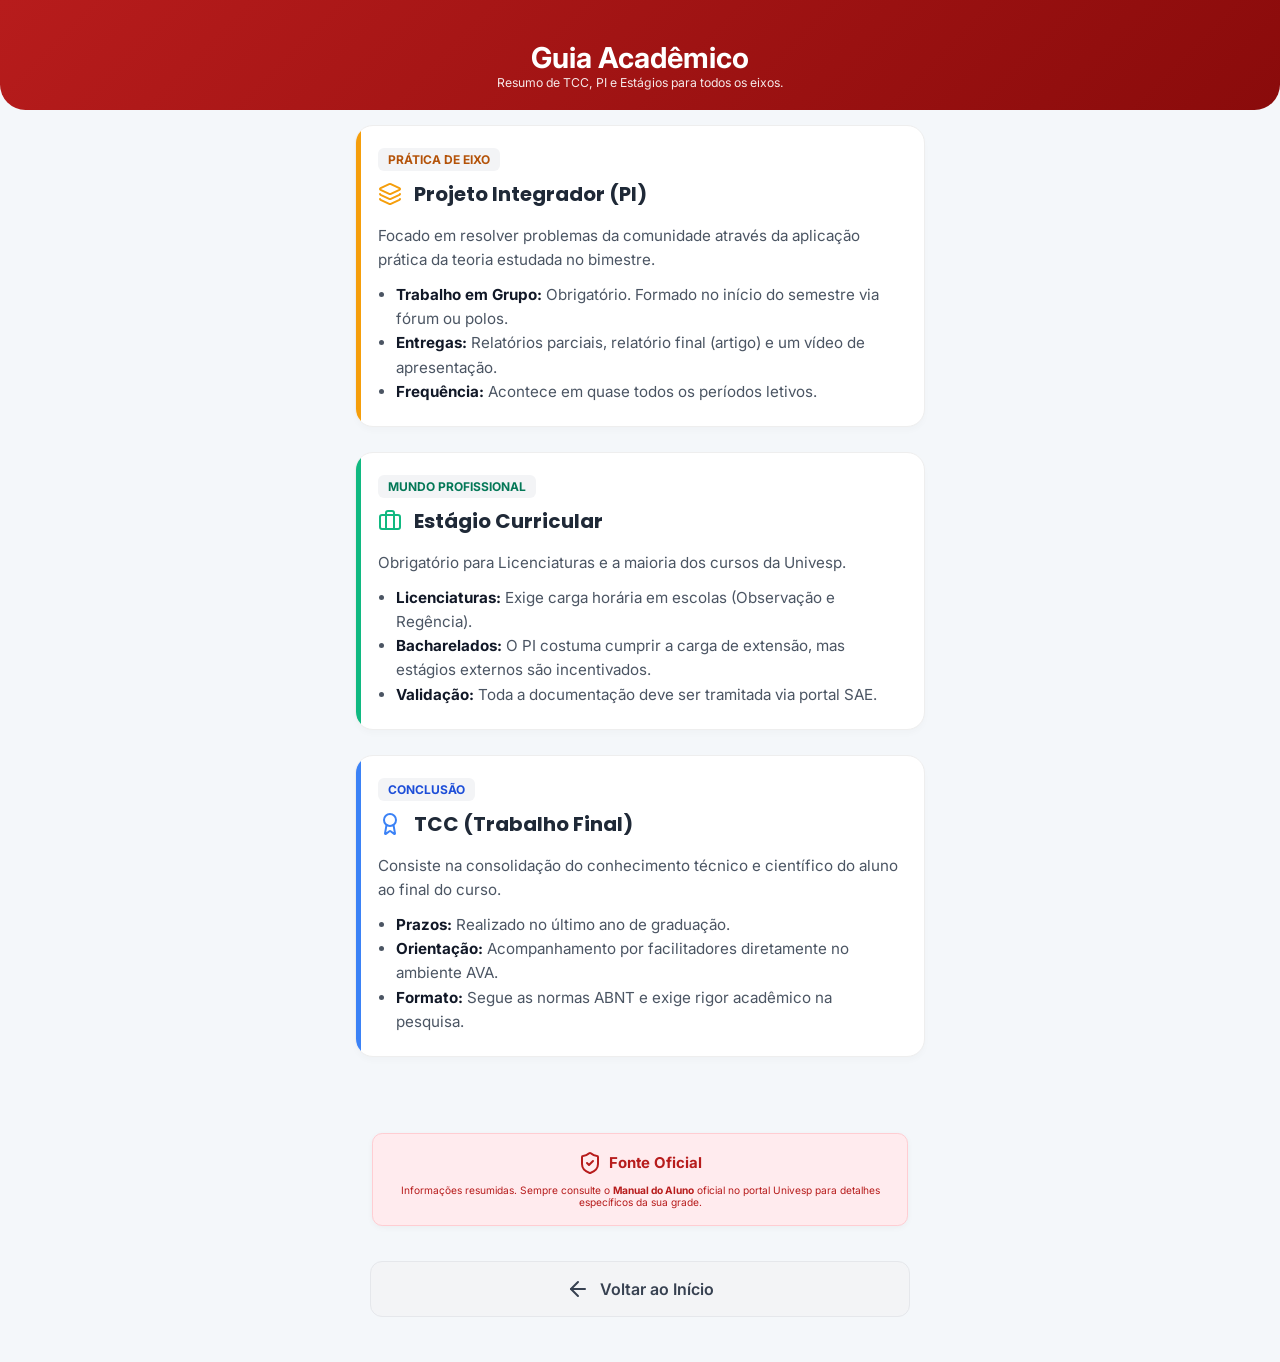
<file: UniPWA/tcc-pi-estagio.html>
<!DOCTYPE html>
<html lang="pt-br">
<head>
    <meta charset="UTF-8">
    <meta name="viewport" content="width=device-width, initial-scale=1.0">
    
    <title>Guia de TCC, PI e Estágio | Univesp</title>
    <meta name="description" content="Tudo o que você precisa saber sobre TCC, Projeto Integrador e Estágios na Univesp. Resumo de regras, prazos e dicas acadêmicas para todos os eixos.">
    <meta name="keywords" content="Univesp, TCC Univesp, Projeto Integrador, Estágio Univesp, Manual do Aluno, Guia Acadêmico, Trabalhos Univesp">
    <meta name="author" content="Estudante Univesp">
    <meta name="robots" content="index, follow">
    <link rel="canonical" href="https://univespcalculadora.netlify.app/tcc-pi-estagio.html">

    <meta property="og:title" content="Guia de TCC, PI e Estágio | Calculadora Univesp">
    <meta property="og:description" content="Resumo completo de informações de TCC, PI e Estágio para orientar os alunos de todos os cursos da Univesp.">
    <meta property="og:image" content="https://univespcalculadora.netlify.app/Univesplogo.webp">
    <meta property="og:url" content="https://univespcalculadora.netlify.app/tcc-pi-estagio.html">
    <meta property="og:type" content="website">

    <meta name="twitter:card" content="summary_large_image">
    <meta name="twitter:title" content="Guia de TCC, PI e Estágio | Calculadora Univesp">
    <meta name="twitter:description" content="Tudo o que você precisa saber sobre TCC, Projeto Integrador e Estágios na Univesp. Resumo de regras e prazos.">
    <meta name="twitter:image" content="https://univespcalculadora.netlify.app/Univesplogo.webp">

    <link rel="icon" type="image/webp" href="Univesplogo.webp">
    <link rel="apple-touch-icon" href="Univesplogo.webp">
    <link rel="manifest" href="manifest.json">
    <meta name="theme-color" content="#b71c1c">

    <link rel="preconnect" href="https://fonts.googleapis.com">
    <link rel="preconnect" href="https://fonts.gstatic.com" crossorigin>
    <link href="https://fonts.googleapis.com/css2?family=Inter:wght@400;500;600&family=Poppins:wght@500;600;700&display=swap" rel="stylesheet">

    <script src="lucide.js"></script>
    <link rel="stylesheet" href="main.css">

    <script async src="https://www.googletagmanager.com/gtag/js?id=G-JT80KW5HKK"></script>
    <script>
      window.dataLayer = window.dataLayer || [];
      function gtag(){dataLayer.push(arguments);}
      gtag('js', new Date());
      gtag('config', 'G-JT80KW5HKK');
    </script>

    <script src="https://cdn.onesignal.com/sdks/web/v16/OneSignalSDK.page.js" defer></script>
    <script>
      window.OneSignalDeferred = window.OneSignalDeferred || [];
      OneSignalDeferred.push(function(OneSignal) {
        OneSignal.init({
          appId: "c322be8d-cbcd-40a0-b928-5b3fff29e3ed",
          safari_web_id: "web.onesignal.auto.xxxxx",
          notifyButton: {
            enable: true,
            size: 'medium',
            theme: 'default',
            position: 'bottom-right',
            showCredit: false,
            text: {
                'tip.state.unsubscribed': 'Receber lembretes de prazos',
                'tip.state.subscribed': 'Você está inscrito nos lembretes',
                'tip.state.blocked': 'Você bloqueou as notificações',
                'message.action.subscribed': 'Obrigado por se inscrever!',
                'message.action.resubscribed': 'Você está inscrito novamente.',
                'message.action.unsubscribed': 'Você não receberá mais lembretes.',
                'dialog.main.title': 'Gerenciar Notificações',
                'dialog.main.button.subscribe': 'INSCREVER',
                'dialog.main.button.unsubscribe': 'SAIR',
                'dialog.blocked.title': 'Desbloquear Notificações',
                'dialog.blocked.message': 'Siga as instruções para permitir as notificações.'
            }
          },
          allowLocalhostAsSecureOrigin: true,
        });
      });
    </script>

    <script type="application/ld+json">
    {
      "@context": "https://schema.org",
      "@type": "WebPage",
      "name": "Guia de TCC, PI e Estágio Univesp",
      "url": "https://univespcalculadora.netlify.app/tcc-pi-estagio.html",
      "description": "Informações resumidas e manual sobre as principais obrigações acadêmicas da Univesp, incluindo Trabalho de Conclusão de Curso (TCC), Projeto Integrador (PI) e Estágio.",
      "publisher": {
        "@type": "Person",
        "name": "Estudante Univesp"
      }
    }
    </script>

    <style>
        :root {
            --univesp-red: #b71c1c;
            --univesp-light-red: #ffe5e5;
            --gray-bg: #f3f4f6;
            --gray-text: #374151;
        }

        header { padding: 40px 20px 20px 20px; }

        .content-section {
            padding: 15px;
            max-width: 600px;
            margin: 0 auto;
        }

        .info-card {
            background: white;
            padding: 22px;
            border-radius: 18px;
            margin-bottom: 25px;
            border: 1px solid #eee;
            position: relative;
            overflow: hidden;
            box-shadow: 0 4px 6px rgba(0,0,0,0.02);
        }

        .info-card::before {
            content: '';
            position: absolute;
            left: 0; top: 0;
            height: 100%; width: 5px;
        }

        .pi::before { background: #f59e0b; }
        .estagio::before { background: #10b981; }
        .tcc::before { background: #3b82f6; }

        .info-card h2 {
            display: flex;
            align-items: center;
            gap: 12px;
            color: #1f2937;
            margin: 0 0 15px 0;
            font-family: 'Poppins', sans-serif;
            font-size: 1.25rem;
        }

        .info-card p, .info-card li {
            color: #4b5563;
            line-height: 1.6;
            font-size: 0.95rem;
        }

        .info-card ul { padding-left: 18px; margin-top: 10px; }
        .info-card strong { color: #111827; }

        .badge {
            background: #f3f4f6;
            padding: 4px 10px;
            border-radius: 6px;
            font-size: 0.75rem;
            font-weight: bold;
            text-transform: uppercase;
            margin-bottom: 8px;
            display: inline-block;
        }

        /* AJUSTE DO BOTÃO VOLTAR CONFORME PADRÃO */
        .back-container {
            padding: 10px 15px 30px 15px;
            display: flex;
            flex-direction: column;
            gap: 15px;
        }

        .back-btn {
            display: flex;
            align-items: center;
            justify-content: center;
            gap: 10px;
            background: var(--gray-bg);
            color: var(--gray-text);
            text-decoration: none;
            padding: 15px;
            border-radius: 12px;
            font-weight: 600;
            font-size: 1rem;
            transition: 0.2s;
            border: 1px solid #e5e7eb;
        }

        .back-btn:active {
            transform: scale(0.98);
            background: #e5e7eb;
        }
    </style>
</head>

<body>
    <h1 style="position: absolute; width: 1px; height: 1px; padding: 0; margin: -1px; overflow: hidden; clip: rect(0, 0, 0, 0); border: 0;">Guia Completo Univesp: TCC, Projeto Integrador (PI) e Estágio Curricular Obrigatório</h1>

    <header>
        <h2 style="margin: 0; font-size: 1.8rem; font-weight: bold;">Guia Acadêmico</h2>
        <p>Resumo de TCC, PI e Estágios para todos os eixos.</p>
    </header>

    <div class="content-section">
        
        <article class="info-card pi">
            <span class="badge" style="color: #b45309;">Prática de Eixo</span>
            <h2><i data-lucide="layers" style="color: #f59e0b;"></i> Projeto Integrador (PI)</h2>
            <p>Focado em resolver problemas da comunidade através da aplicação prática da teoria estudada no bimestre.</p>
            <ul>
                <li><strong>Trabalho em Grupo:</strong> Obrigatório. Formado no início do semestre via fórum ou polos.</li>
                <li><strong>Entregas:</strong> Relatórios parciais, relatório final (artigo) e um vídeo de apresentação.</li>
                <li><strong>Frequência:</strong> Acontece em quase todos os períodos letivos.</li>
            </ul>
        </article>

        <article class="info-card estagio">
            <span class="badge" style="color: #047857;">Mundo Profissional</span>
            <h2><i data-lucide="briefcase" style="color: #10b981;"></i> Estágio Curricular</h2>
            <p>Obrigatório para Licenciaturas e a maioria dos cursos da Univesp.</p>
            <ul>
                <li><strong>Licenciaturas:</strong> Exige carga horária em escolas (Observação e Regência).</li>
                <li><strong>Bacharelados:</strong> O PI costuma cumprir a carga de extensão, mas estágios externos são incentivados.</li>
                <li><strong>Validação:</strong> Toda a documentação deve ser tramitada via portal SAE.</li>
            </ul>
        </article>

        <article class="info-card tcc">
            <span class="badge" style="color: #1d4ed8;">Conclusão</span>
            <h2><i data-lucide="award" style="color: #3b82f6;"></i> TCC (Trabalho Final)</h2>
            <p>Consiste na consolidação do conhecimento técnico e científico do aluno ao final do curso.</p>
            <ul>
                <li><strong>Prazos:</strong> Realizado no último ano de graduação.</li>
                <li><strong>Orientação:</strong> Acompanhamento por facilitadores diretamente no ambiente AVA.</li>
                <li><strong>Formato:</strong> Segue as normas ABNT e exige rigor acadêmico na pesquisa.</li>
            </ul>
        </article>

        <footer>
            <div class="alert-box-static" role="alert">
                <div class="alert-title">
                    <i data-lucide="shield-check"></i> Fonte Oficial
                </div>
                <p>Informações resumidas. Sempre consulte o <strong>Manual do Aluno</strong> oficial no portal Univesp para detalhes específicos da sua grade.</p>
            </div>
        </footer>

        <div class="back-container">
            <a href="index.html" class="back-btn" aria-label="Voltar para a página de início">
                <i data-lucide="arrow-left"></i> Voltar ao Início
            </a>
        </div>
    </div>

    <script>
        lucide.createIcons();
    </script>

</body>
</html>
</file>
<file: UniPWA/main.css>
:root {
    --primary: #b71c1c;
    --primary-gradient: linear-gradient(135deg, #b71c1c 0%, #8a0b0b 100%);
    --secondary: #ff5252;
    --bg-color: #f4f7fa;
    --card-bg: #ffffff;
    --text-main: #1f2937;
    --text-muted: #6b7280;
    --shadow-sm: 0 1.7px 6.8px rgba(0,0,0,0.04); /* 15% a menos */
    --shadow-md: 0 8.5px 25.5px rgba(0,0,0,0.08); /* 15% a menos */
    --radius: 13.6px; /* 16px - 15% */
    --success-bg: #d4edda;
    --success-text: #155724;
    --error-bg: #f8d7da;
    --error-text: #721c24;
}

* { box-sizing: border-box; margin: 0; padding: 0; -webkit-tap-highlight-color: transparent; }

body {
    font-family: 'Inter', sans-serif;
    background-color: var(--bg-color);
    color: var(--text-main);
    min-height: 100vh;
    display: flex;
    flex-direction: column;
    overflow-y: auto; 
}

header {
    background: var(--primary-gradient);
    color: white;
    padding: 34px 20px 68px; /* Redução de 15% */
    border-bottom-left-radius: 25.5px; /* Redução de 15% */
    border-bottom-right-radius: 25.5px; /* Redução de 15% */
    text-align: left;
    position: relative;
    z-index: 1;
}

header h1 { 
    font-family: 'Poppins', sans-serif;
    font-size: 1.4875rem; /* 1.75rem - 15% */
    font-weight: 700;
    margin-bottom: 3.4px; /* Redução de 15% */
    letter-spacing: -0.425px; /* Redução de 15% */
}

header p { opacity: 0.9; font-size: 0.8075rem; /* 0.95rem - 15% */ font-weight: 400; }

/* --- Containers --- */
.container {
    flex: 1;
    padding: 0 17px 17px; /* Redução de 15% */
    max-width: 510px; /* 600px - 15% */
    margin: -34px auto 0; /* -40px - 15% */
    width: 100%;
    position: relative;
    z-index: 2;
}

/* Container específico para calculadoras */
.calc-container {
    background-color: var(--card-bg);
    padding: 21.25px; /* 25px - 15% */
    border-radius: var(--radius);
    box-shadow: var(--shadow-md);
    text-align: center;
    margin-top: 0; 
}

/* --- Menu (Mantido) --- */
#install-btn { 
    display: none; 
    background: #10b981; 
    color: white; 
    border: none; 
    padding: 13.6px; /* 16px - 15% */
    border-radius: var(--radius); 
    width: 100%; 
    margin-bottom: 17px; /* 20px - 15% */
    font-family: 'Poppins', sans-serif; 
    font-weight: 600; 
    cursor: pointer; 
    box-shadow: 0 6.8px 17px rgba(16, 185, 129, 0.3); /* Redução de 15% */
    align-items: center; 
    justify-content: center; 
    gap: 8.5px; /* 10px - 15% */
    transition: transform 0.2s; 
    animation: pulse 2s infinite; 
    font-size: 0.85rem; /* Reduzindo fonte */
}
@keyframes pulse { 0% { box-shadow: 0 0 0 0 rgba(16, 185, 129, 0.4); } 70% { box-shadow: 0 0 0 8.5px rgba(16, 185, 129, 0); } 100% { box-shadow: 0 0 0 0 rgba(16, 185, 129, 0); } }
#install-btn:active { transform: scale(0.98); }

.menu-grid { display: grid; grid-template-columns: repeat(2, 1fr); gap: 13.6px; /* 16px - 15% */ }
.menu-item { 
    background: var(--card-bg); 
    border-radius: var(--radius); 
    padding: 20.4px 13.6px; /* 24px/16px - 15% */
    text-decoration: none; 
    color: var(--text-main); 
    display: flex; 
    flex-direction: column; 
    align-items: center; 
    justify-content: center; 
    box-shadow: var(--shadow-sm); 
    border: 1px solid rgba(255,255,255,0.5); 
    transition: all 0.3s cubic-bezier(0.25, 0.8, 0.25, 1); 
    text-align: center; 
    height: 119px; /* 140px - 15% */
    position: relative; 
    overflow: hidden; 
}
.menu-item:hover { transform: translateY(-4.25px); /* -5px - 15% */ box-shadow: var(--shadow-md); }
.menu-item:active { transform: scale(0.98); }
.icon-box { 
    width: 42.5px; /* 50px - 15% */
    height: 42.5px; /* 50px - 15% */
    background: #fff0f0; 
    border-radius: 11.9px; /* 14px - 15% */
    display: flex; 
    align-items: center; 
    justify-content: center; 
    margin-bottom: 10.2px; /* 12px - 15% */
}
.menu-item i { color: var(--primary); stroke-width: 2.5px; width: 20px; height: 20px; /* Redução nos ícones */ }
.menu-item span { font-weight: 600; font-size: 0.7225rem; /* 0.85rem - 15% */ line-height: 1.3; color: var(--text-main); }
.menu-item small { display: block; font-weight: 400; color: var(--text-muted); font-size: 0.6375rem; /* 0.75rem - 15% */ margin-top: 1.7px; /* 2px - 15% */ }
.menu-item.ava .icon-box { background: #fff3e0; } .menu-item.ava i { color: #f57c00; }
.menu-item.sei .icon-box { background: #e3f2fd; } .menu-item.sei i { color: #1976d2; }
.menu-item.sae .icon-box { background: #f3e5f5; } .menu-item.sae i { color: #9c27b0; }

footer { text-align: center; padding: 25.5px 17px; /* Redução de 15% */ font-size: 0.6375rem; /* 0.75rem - 15% */ color: var(--text-muted); margin-top: auto; }
footer a { color: var(--primary); text-decoration: none; }

@media (min-width: 600px) {
    .menu-grid { grid-template-columns: repeat(3, 1fr); }
    header { text-align: center; padding-bottom: 68px; } /* Ajuste Desktop - 15% */
    .container { margin-top: -42.5px; /* -50px - 15% */ }
}

/* --- Elementos da Calculadora --- */

/* Botão de Ajuda */
.btn-help-link {
    background: none; border: none; color: var(--primary); font-size: 0.7225rem; /* 0.85rem - 15% */ font-weight: 600; cursor: pointer; display: inline-flex; align-items: center; gap: 5.1px; /* 6px - 15% */ margin-bottom: 17px; /* 20px - 15% */ padding: 6.8px 10.2px; /* 8px/12px - 15% */ border-radius: 6.8px; /* 8px - 15% */ background-color: #fff0f0; transition: background 0.2s;
}
.btn-help-link:hover { background-color: #ffe0e0; }

.input-group { text-align: left; margin-bottom: 12.75px; /* 15px - 15% */ }
.input-group label { display: block; font-weight: 600; margin-bottom: 5.1px; /* 6px - 15% */ color: var(--text-main); font-size: 0.765rem; /* 0.9rem - 15% */ }
.input-group input { width: 100%; padding: 11.9px; /* 14px - 15% */ border: 1px solid #e5e7eb; border-radius: 8.5px; /* 10px - 15% */ font-size: 13.6px; /* 16px - 15% */ box-sizing: border-box; background-color: #f9fafb; transition: border-color 0.2s; }
.input-group input:focus { outline: none; border-color: var(--primary); background-color: white; }

.btn-calc, .btn-simular, .btn-back { width: 100%; padding: 11.9px; /* 14px - 15% */ border: none; border-radius: 8.5px; /* 10px - 15% */ font-size: 0.85rem; /* 1rem - 15% */ font-weight: 600; cursor: pointer; margin-top: 8.5px; /* 10px - 15% */ font-family: 'Inter', sans-serif; transition: opacity 0.2s; }
.btn-calc { background-color: var(--primary); color: white; }
.btn-simular { background-color: #ffb74d; color: #4e342e; }
.btn-back { background: transparent; color: var(--text-muted); margin-top: 17px; /* 20px - 15% */ font-size: 0.765rem; /* 0.9rem - 15% */ }
.btn-calc:active, .btn-simular:active { opacity: 0.8; }

#resultado { margin-top: 17px; /* 20px - 15% */ padding: 12.75px; /* 15px - 15% */ border-radius: 8.5px; /* 10px - 15% */ display: none; line-height: 1.5; }
.aprovado { background-color: var(--success-bg); color: var(--success-text); border: 1px solid #c3e6cb; }
.reprovado { background-color: var(--error-bg); color: var(--error-text); border: 1px solid #f5c6cb; }

/* --- MODAL (POPUP) --- */
.modal-overlay { display: none; position: fixed; top: 0; left: 0; width: 100%; height: 100%; background: rgba(0, 0, 0, 0.6); z-index: 1000; align-items: center; justify-content: center; padding: 17px; /* 20px - 15% */ backdrop-filter: blur(3px); }
.modal-content { background: white; width: 100%; max-width: 500px; border-radius: 17px; /* 20px - 15% */ padding: 20.4px; /* 24px - 15% */ position: relative; max-height: 90vh; overflow-y: auto; box-shadow: 0 17px 34px rgba(0,0,0,0.2); /* 20px/40px - 15% */ animation: slideUp 0.3s ease-out; }
@keyframes slideUp { from { transform: translateY(17px); /* 20px - 15% */ opacity: 0; } to { transform: translateY(0); opacity: 1; } }
.modal-header { display: flex; justify-content: space-between; align-items: center; margin-bottom: 13.6px; /* 16px - 15% */ border-bottom: 1px solid #eee; padding-bottom: 8.5px; /* 10px - 15% */ }
.modal-header h3 { font-size: 0.935rem; /* 1.1rem - 15% */ color: var(--text-main); font-weight: 700; }
.close-modal { background: none; border: none; font-size: 1.275rem; /* 1.5rem - 15% */ color: var(--text-muted); cursor: pointer; line-height: 1; }
.modal-body p { margin-bottom: 6.8px; /* 8px - 15% */ font-weight: 600; color: var(--primary); font-size: 0.765rem; /* 0.9rem - 15% */ margin-top: 10.2px; /* 12px - 15% */ }
.tutorial-img { width: 100%; border-radius: 6.8px; /* 8px - 15% */ border: 1px solid #eee; margin-bottom: 4.25px; /* 5px - 15% */ }


/* Botão de Instalar (PWA) */
#install-btn {
    /* Mantido o que foi redefinido no bloco index/style e ajustado em 15% */
    display: none; 
    background: #10b981; 
    color: white;
    border: none;
    padding: 13.6px; /* 16px - 15% */
    border-radius: var(--radius);
    width: 100%;
    margin-bottom: 17px; /* 20px - 15% */
    font-family: 'Poppins', sans-serif;
    font-weight: 600;
    cursor: pointer;
    box-shadow: 0 6.8px 17px rgba(16, 185, 129, 0.3); /* 8px/20px - 15% */
    align-items: center; 
    justify-content: center;
    gap: 8.5px; /* 10px - 15% */
    transition: transform 0.2s;
    animation: pulse 2s infinite;
}

/* Animação de pulso suave */
@keyframes pulse {
    0% { box-shadow: 0 0 0 0 rgba(16, 185, 129, 0.4); }
    70% { box-shadow: 0 0 0 8.5px rgba(16, 185, 129, 0); } /* 10px - 15% */
    100% { box-shadow: 0 0 0 0 rgba(16, 185, 129, 0); }
}

#install-btn:active { transform: scale(0.98); }


/* ================================================== */
/* --- ESTILOS DO BLOCO <style> DENTRO DE index.html --- */
/* (Estes estilos SOBRESCREVEM os de cima se conflitarem, e foram reduzidos em 15%) */
/* ================================================== */

/* Redefinição/Ajuste de Variáveis (index.html) */
:root {
    --primary: #b71c1c;
    --primary-gradient: linear-gradient(135deg, #b71c1c 0%, #8a0b0b 100%);
    --secondary: #ff5252;
    --bg-color: #f4f7fa;
    --card-bg: #ffffff;
    --text-main: #1f2937;
    --text-muted: #6b7280;
    --shadow-sm: 0 1.7px 6.8px rgba(0,0,0,0.04);
    --shadow-md: 0 8.5px 25.5px rgba(0,0,0,0.08);
    --radius: 10.2px; /* 12px - 15% */
    --success-bg: #d4edda;
    --success-text: #155724;
    --error-bg: #f8d7da;
    --error-text: #721c24;
}

* { box-sizing: border-box; margin: 0; padding: 0; -webkit-tap-highlight-color: transparent; }

body {
    font-family: 'Inter', sans-serif;
    background-color: var(--bg-color);
    color: var(--text-main);
    min-height: 100vh;
    display: flex;
    flex-direction: column;
}

/* --- Header (Ajustado) --- */
header {
    background: var(--primary-gradient);
    color: white;
    padding: 34px 20.4px 68px; /* 40px/24px/80px - 15% */ 
    border-bottom-left-radius: 25.5px; /* 30px - 15% */
    border-bottom-right-radius: 25.5px; /* 30px - 15% */
    text-align: center; /* Centralizei para ficar igual PC */
    position: relative;
    z-index: 1;
}

header h1 { 
    font-family: 'Poppins', sans-serif;
    font-size: 1.275rem; /* 1.5rem - 15% */ 
    font-weight: 700;
    margin-bottom: 3.4px; /* 4px - 15% */
    letter-spacing: -0.425px; /* -0.5px - 15% */
}

header p { opacity: 0.9; font-size: 0.765rem; /* 0.9rem - 15% */ font-weight: 400; }

/* --- Containers (Ajustado) --- */
.container {
    flex: 1;
    padding: 0 8.5px 17px; /* 10px/20px - 15% */
    max-width: 765px; /* 900px - 15% */
    margin: -34px auto 0; /* -40px - 15% */
    width: 100%;
    position: relative;
    z-index: 2;
}

.calc-container {
    background-color: var(--card-bg);
    padding: 17px; /* 20px - 15% */
    border-radius: var(--radius);
    box-shadow: var(--shadow-md);
    text-align: center;
    margin-top: 0; 
}

/* --- MENU GRID (AGORA FIXO EM 6 COLUNAS E MENOR - SOBRESCRITA) --- */
.menu-grid { 
    display: grid; 
    grid-template-columns: repeat(6, 1fr); /* ALTERAÇÃO: 6 colunas SEMPRE */
    gap: 4.25px; /* 5px - Redução */
}

.menu-item { 
    background: var(--card-bg); 
    border-radius: var(--radius); 
    padding: 5.1px 2.55px; /* Redução para caber 6 colunas */
    text-decoration: none; 
    color: var(--text-main); 
    display: flex; 
    flex-direction: column; 
    align-items: center; 
    justify-content: flex-start; /* Alinha no topo */
    box-shadow: var(--shadow-sm); 
    border: 1px solid rgba(255,255,255,0.5); 
    transition: all 0.3s cubic-bezier(0.25, 0.8, 0.25, 1); 
    text-align: center; 
    height: 68px; /* Redução para caber 6 colunas */
    position: relative; 
    overflow: hidden; 
}

.menu-item:hover { transform: translateY(-2px); /* Redução */ box-shadow: var(--shadow-md); }
.menu-item:active { transform: scale(0.98); }

/* Caixa do ícone pequena para caber 6 colunas */
.icon-box { 
    width: 25.5px; /* 30px - Redução */
    height: 25.5px; /* 30px - Redução */
    background: #fff0f0; 
    border-radius: 6.8px; /* 8px - Redução */
    display: flex; 
    align-items: center; 
    justify-content: center; 
    margin-bottom: 4.25px; /* 5px - Redução */
    transition: background 0.3s; 
}

/* Ícone SVG pequeno para caber 6 colunas */
.menu-item i { 
    color: var(--primary); 
    stroke-width: 2.5px;
    width: 11.9px; /* 14px - Redução */
    height: 11.9px; /* 14px - Redução */ 
}

/* Texto pequeno para não quebrar com 6 colunas */
.menu-item span { 
    font-weight: 600; 
    font-size: 0.51rem; /* 0.6rem - Redução */
    line-height: 1.1; 
    color: var(--text-main); 
    word-break: break-word; 
}

.menu-item small { 
    display: none; /* Escondi o subtítulo (small) para caber 6 colunas no celular */
}

/* Cores */
.menu-item.ava .icon-box { background: #fff3e0; } .menu-item.ava i { color: #f57c00; }
.menu-item.sei .icon-box { background: #e3f2fd; } .menu-item.sei i { color: #1976d2; }
.menu-item.sae .icon-box { background: #f3e5f5; } .menu-item.sae i { color: #9c27b0; }

footer { text-align: center; padding: 25.5px 17px; /* 30px/20px - 15% */ font-size: 0.6375rem; /* 0.75rem - 15% */ color: var(--text-muted); margin-top: auto; }
footer a { color: var(--primary); text-decoration: none; }


/* --- Media Query para Desktop/Tablet (AJUSTADO PARA 6 COLUNAS) --- */
@media (min-width: 600px) {
    .menu-grid {
        grid-template-columns: repeat(6, 1fr); /* Mantenho 6 colunas */
        gap: 8.5px; /* 10px - Ajustado */
    }
    .container { 
        margin-top: -42.5px; /* -50px - 15% */ 
        padding: 0 17px 17px; /* 20px - 15% */
    }
    .menu-item {
        height: 80px; /* 90px - 15% */
        padding: 6.8px; /* 8px - Ajustado */
    }

    .icon-box { 
        width: 34px; /* 40px - Ajustado */
        height: 34px; /* 40px - Ajustado */
        margin-bottom: 5.1px; /* 6px - Ajustado */
    }

    .menu-item i { 
        width: 15.3px; /* 18px - Ajustado */
        height: 15.3px; /* 18px - Ajustado */ 
    }
    
    .menu-item span {
        font-size: 0.6375rem; /* 0.75rem - Ajustado */
    }
    
    /* Reabilita o texto pequeno no desktop */
    .menu-item small {
        display: block; 
        font-size: 0.45rem; /* 0.6rem - Ajustado */
        color: var(--text-muted);
        margin-top: 1.5px; /* 2px - Ajustado */
    }
}

/* --- Alerta Fixo (Exclusivo do index) --- */
.alert-box-static {
    background-color: #ffebee;
    border: 1px solid #ffcdd2;
    border-radius: var(--radius);
    padding: 17px; /* 20px - 15% */
    margin-top: 25.5px; /* 30px - 15% */
    text-align: center;
    color: #b71c1c;
    box-shadow: var(--shadow-sm);
}

.alert-title {
    display: flex;
    align-items: center;
    justify-content: center;
    gap: 6.8px; /* 8px - 15% */
    font-weight: 700;
    font-size: 0.935rem; /* 1.1rem - 15% */
    margin-bottom: 8.5px; /* 10px - 15% */
    color: #b71c1c;
}

/* Botão Instalar (Redefinido/Ajustado) */
#install-btn {
    display: none; 
    background: #10b981; 
    color: white;
    border: none;
    padding: 13.6px; /* 16px - 15% */
    border-radius: var(--radius);
    width: 100%;
    margin-bottom: 17px; /* 20px - 15% */
    font-family: 'Poppins', sans-serif;
    font-weight: 600;
    cursor: pointer;
    box-shadow: 0 6.8px 17px rgba(16, 185, 129, 0.3); /* 8px/20px - 15% */
    align-items: center; 
    justify-content: center;
    gap: 8.5px; /* 10px - 15% */
    transition: transform 0.2s;
    animation: pulse 2s infinite;
}

@keyframes pulse {
    0% { box-shadow: 0 0 0 0 rgba(16, 185, 129, 0.4); }
    70% { box-shadow: 0 0 0 8.5px rgba(16, 185, 129, 0); } /* 10px - 15% */
    100% { box-shadow: 0 0 0 0 rgba(16, 185, 129, 0); }
}

#install-btn:active { transform: scale(0.98); }

/* --- Estilos do Aviso (Injetados via JS no index.html) --- */
/* Estes devem ser mantidos, pois são usados no JS do index, e ajustados em 15% */

#aviso-overlay {
    position: fixed;
    top: 0;
    left: 0;
    width: 100%;
    height: 100%;
    background-color: rgba(0, 0, 0, 0.9);
    z-index: 9999;
    display: flex;
    justify-content: center;
    align-items: center;
    backdrop-filter: blur(5px);
}

#aviso-box {
    background: white;
    padding: 21.25px; /* 25px - 15% */
    border-radius: 12.75px; /* 15px - 15% */
    max-width: 90%;
    width: 340px; /* 400px - 15% */
    text-align: center;
    box-shadow: 0 3.4px 12.75px rgba(0,0,0,0.3); /* 4px/15px - 15% */
    font-family: sans-serif;
    animation: surgir 0.3s ease-out;
}

#aviso-box h2 {
    color: #d32f2f;
    margin-top: 0;
}

#aviso-box p {
    color: #333;
    font-size: 11.9px; /* 14px - 15% */
    line-height: 1.5;
    margin-bottom: 17px; /* 20px - 15% */
}

.btn-aviso {
    padding: 8.5px 17px; /* 10px/20px - 15% */
    border: none;
    border-radius: 6.8px; /* 8px - 15% */
    cursor: pointer;
    font-weight: bold;
    font-size: 11.9px; /* 14px - 15% */
    margin: 4.25px; /* 5px - 15% */
    transition: 0.2s;
}

#btn-concordo {
    background-color: #d32f2f;
    color: white;
}

#btn-nao-concordo {
    background-color: #e0e0e0;
    color: #333;
}

@keyframes surgir {
    from { transform: scale(0.68); /* 0.8 - 15% */ opacity: 0; }
    to { transform: scale(1); opacity: 1; }
}
</file>
<file: UniPWA/style.css>
:root {
    --primary: #b71c1c;
    --primary-gradient: linear-gradient(135deg, #b71c1c 0%, #8a0b0b 100%);
    --secondary: #ff5252;
    --bg-color: #f4f7fa;
    --card-bg: #ffffff;
    --text-main: #1f2937;
    --text-muted: #6b7280;
    --shadow-sm: 0 2px 8px rgba(0,0,0,0.04);
    --shadow-md: 0 10px 30px rgba(0,0,0,0.08);
    --radius: 16px;
    --success-bg: #d4edda;
    --success-text: #155724;
    --error-bg: #f8d7da;
    --error-text: #721c24;
}

* { box-sizing: border-box; margin: 0; padding: 0; -webkit-tap-highlight-color: transparent; }

body {
    font-family: 'Inter', sans-serif;
    background-color: var(--bg-color);
    color: var(--text-main);
    min-height: 100vh;
    display: flex;
    flex-direction: column;
}

/* --- Header Moderno (Ajustado para não sobrepor) --- */
header {
    background: var(--primary-gradient);
    color: white;
    /* Aumentei o ultimo valor (bottom) para 80px para dar espaço ao card */
    padding: 40px 24px 80px; 
    border-bottom-left-radius: 30px;
    border-bottom-right-radius: 30px;
    text-align: left;
    position: relative;
    z-index: 1;
}

header h1 { 
    font-family: 'Poppins', sans-serif;
    font-size: 1.75rem; 
    font-weight: 700;
    margin-bottom: 4px;
    letter-spacing: -0.5px;
}

header p { opacity: 0.9; font-size: 0.95rem; font-weight: 400; }

/* --- Containers --- */
.container {
    flex: 1;
    padding: 0 20px 20px;
    max-width: 600px;
    margin: -40px auto 0; /* Puxa o conteúdo um pouco pra cima */
    width: 100%;
    position: relative;
    z-index: 2;
}

/* Container específico para calculadoras */
.calc-container {
    background-color: var(--card-bg);
    padding: 25px;
    border-radius: var(--radius);
    box-shadow: var(--shadow-md);
    text-align: center;
    /* REMOVIDO o margin-top negativo extra que causava o bug */
    margin-top: 0; 
}

/* --- Menu (Mantido) --- */
#install-btn { display: none; background: #10b981; color: white; border: none; padding: 16px; border-radius: var(--radius); width: 100%; margin-bottom: 20px; font-family: 'Poppins', sans-serif; font-weight: 600; cursor: pointer; box-shadow: 0 8px 20px rgba(16, 185, 129, 0.3); align-items: center; justify-content: center; gap: 10px; transition: transform 0.2s; animation: pulse 2s infinite; }
@keyframes pulse { 0% { box-shadow: 0 0 0 0 rgba(16, 185, 129, 0.4); } 70% { box-shadow: 0 0 0 10px rgba(16, 185, 129, 0); } 100% { box-shadow: 0 0 0 0 rgba(16, 185, 129, 0); } }
#install-btn:active { transform: scale(0.98); }

.menu-grid { display: grid; grid-template-columns: repeat(2, 1fr); gap: 16px; }
.menu-item { background: var(--card-bg); border-radius: var(--radius); padding: 24px 16px; text-decoration: none; color: var(--text-main); display: flex; flex-direction: column; align-items: center; justify-content: center; box-shadow: var(--shadow-sm); border: 1px solid rgba(255,255,255,0.5); transition: all 0.3s cubic-bezier(0.25, 0.8, 0.25, 1); text-align: center; height: 140px; position: relative; overflow: hidden; }
.menu-item:hover { transform: translateY(-5px); box-shadow: var(--shadow-md); }
.menu-item:active { transform: scale(0.98); }
.icon-box { width: 50px; height: 50px; background: #fff0f0; border-radius: 14px; display: flex; align-items: center; justify-content: center; margin-bottom: 12px; transition: background 0.3s; }
.menu-item i { color: var(--primary); stroke-width: 2.5px; }
.menu-item span { font-weight: 600; font-size: 0.85rem; line-height: 1.3; color: var(--text-main); }
.menu-item small { display: block; font-weight: 400; color: var(--text-muted); font-size: 0.75rem; margin-top: 2px; }
.menu-item.ava .icon-box { background: #fff3e0; } .menu-item.ava i { color: #f57c00; }
.menu-item.sei .icon-box { background: #e3f2fd; } .menu-item.sei i { color: #1976d2; }
.menu-item.sae .icon-box { background: #f3e5f5; } .menu-item.sae i { color: #9c27b0; }

footer { text-align: center; padding: 30px 20px; font-size: 0.75rem; color: var(--text-muted); margin-top: auto; }
footer a { color: var(--primary); text-decoration: none; }

@media (min-width: 600px) {
    .menu-grid { grid-template-columns: repeat(3, 1fr); }
    header { text-align: center; padding-bottom: 80px; } /* Ajuste Desktop */
    .container { margin-top: -50px; }
}

/* --- Elementos da Calculadora --- */

/* Botão de Ajuda */
.btn-help-link {
    background: none; border: none; color: var(--primary); font-size: 0.85rem; font-weight: 600; cursor: pointer; display: inline-flex; align-items: center; gap: 6px; margin-bottom: 20px; padding: 8px 12px; border-radius: 8px; background-color: #fff0f0; transition: background 0.2s;
}
.btn-help-link:hover { background-color: #ffe0e0; }

.input-group { text-align: left; margin-bottom: 15px; }
.input-group label { display: block; font-weight: 600; margin-bottom: 6px; color: var(--text-main); font-size: 0.9rem; }
.input-group input { width: 100%; padding: 14px; border: 1px solid #e5e7eb; border-radius: 10px; font-size: 16px; box-sizing: border-box; background-color: #f9fafb; transition: border-color 0.2s; }
.input-group input:focus { outline: none; border-color: var(--primary); background-color: white; }

.btn-calc, .btn-simular, .btn-back { width: 100%; padding: 14px; border: none; border-radius: 10px; font-size: 1rem; font-weight: 600; cursor: pointer; margin-top: 10px; font-family: 'Inter', sans-serif; transition: opacity 0.2s; }
.btn-calc { background-color: var(--primary); color: white; }
.btn-simular { background-color: #ffb74d; color: #4e342e; }
.btn-back { background: transparent; color: var(--text-muted); margin-top: 20px; font-size: 0.9rem; }
.btn-calc:active, .btn-simular:active { opacity: 0.8; }

#resultado { margin-top: 20px; padding: 15px; border-radius: 10px; display: none; line-height: 1.5; }
.aprovado { background-color: var(--success-bg); color: var(--success-text); border: 1px solid #c3e6cb; }
.reprovado { background-color: var(--error-bg); color: var(--error-text); border: 1px solid #f5c6cb; }

/* --- MODAL (POPUP) --- */
.modal-overlay { display: none; position: fixed; top: 0; left: 0; width: 100%; height: 100%; background: rgba(0, 0, 0, 0.6); z-index: 1000; align-items: center; justify-content: center; padding: 20px; backdrop-filter: blur(3px); }
.modal-content { background: white; width: 100%; max-width: 500px; border-radius: 20px; padding: 24px; position: relative; max-height: 90vh; overflow-y: auto; box-shadow: 0 20px 40px rgba(0,0,0,0.2); animation: slideUp 0.3s ease-out; }
@keyframes slideUp { from { transform: translateY(20px); opacity: 0; } to { transform: translateY(0); opacity: 1; } }
.modal-header { display: flex; justify-content: space-between; align-items: center; margin-bottom: 16px; border-bottom: 1px solid #eee; padding-bottom: 10px; }
.modal-header h3 { font-size: 1.1rem; color: var(--text-main); font-weight: 700; }
.close-modal { background: none; border: none; font-size: 1.5rem; color: var(--text-muted); cursor: pointer; line-height: 1; }
.modal-body p { margin-bottom: 8px; font-weight: 600; color: var(--primary); font-size: 0.9rem; margin-top: 12px; }
.tutorial-img { width: 100%; border-radius: 8px; border: 1px solid #eee; margin-bottom: 5px; }


/* Botão de Instalar (PWA) */
#install-btn {
    display: none; /* Começa oculto, o JS torna visível se for instalável */
    background: #10b981; /* Verde */
    color: white;
    border: none;
    padding: 16px;
    border-radius: var(--radius);
    width: 100%;
    margin-bottom: 20px;
    font-family: 'Poppins', sans-serif;
    font-weight: 600;
    cursor: pointer;
    box-shadow: 0 8px 20px rgba(16, 185, 129, 0.3);
    align-items: center; /* Alinha ícone e texto */
    justify-content: center;
    gap: 10px;
    transition: transform 0.2s;
    animation: pulse 2s infinite;
}

/* Animação de pulso suave */
@keyframes pulse {
    0% { box-shadow: 0 0 0 0 rgba(16, 185, 129, 0.4); }
    70% { box-shadow: 0 0 0 10px rgba(16, 185, 129, 0); }
    100% { box-shadow: 0 0 0 0 rgba(16, 185, 129, 0); }
}

#install-btn:active { transform: scale(0.98); }
</file>
